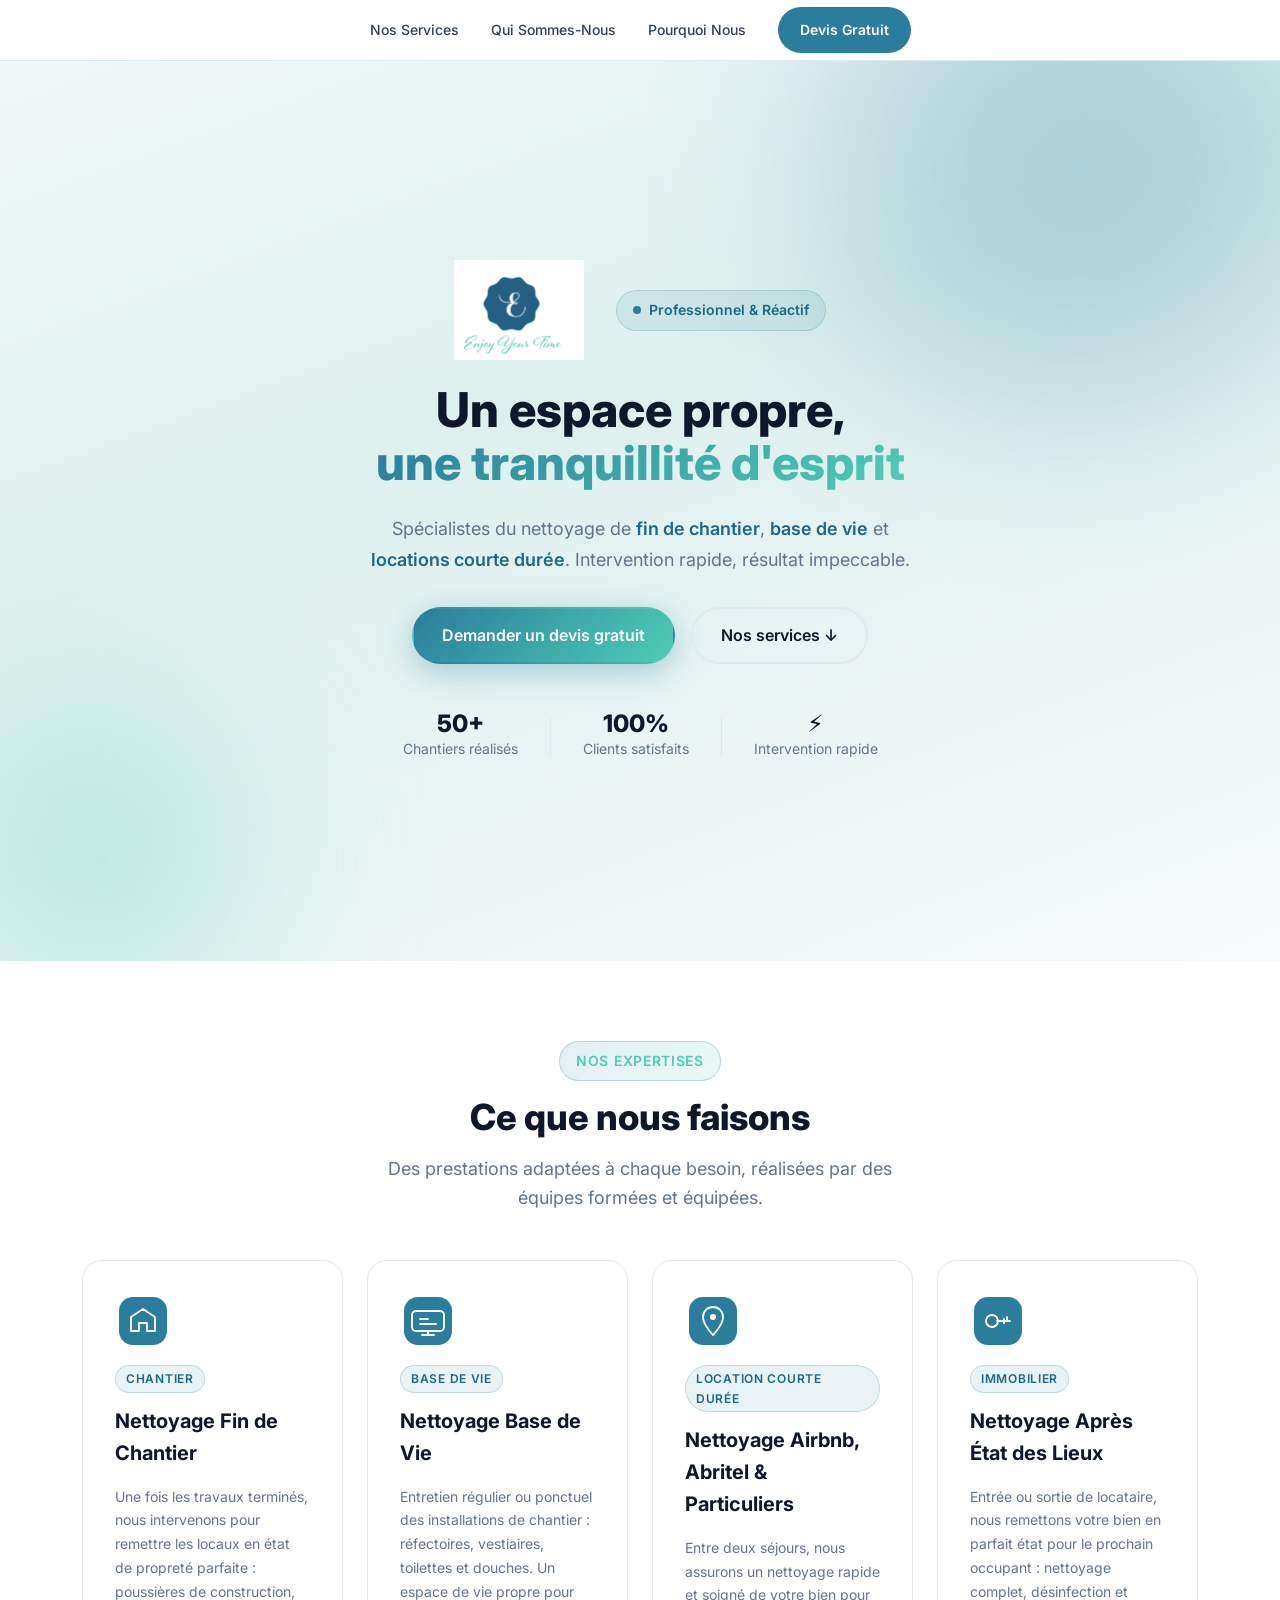
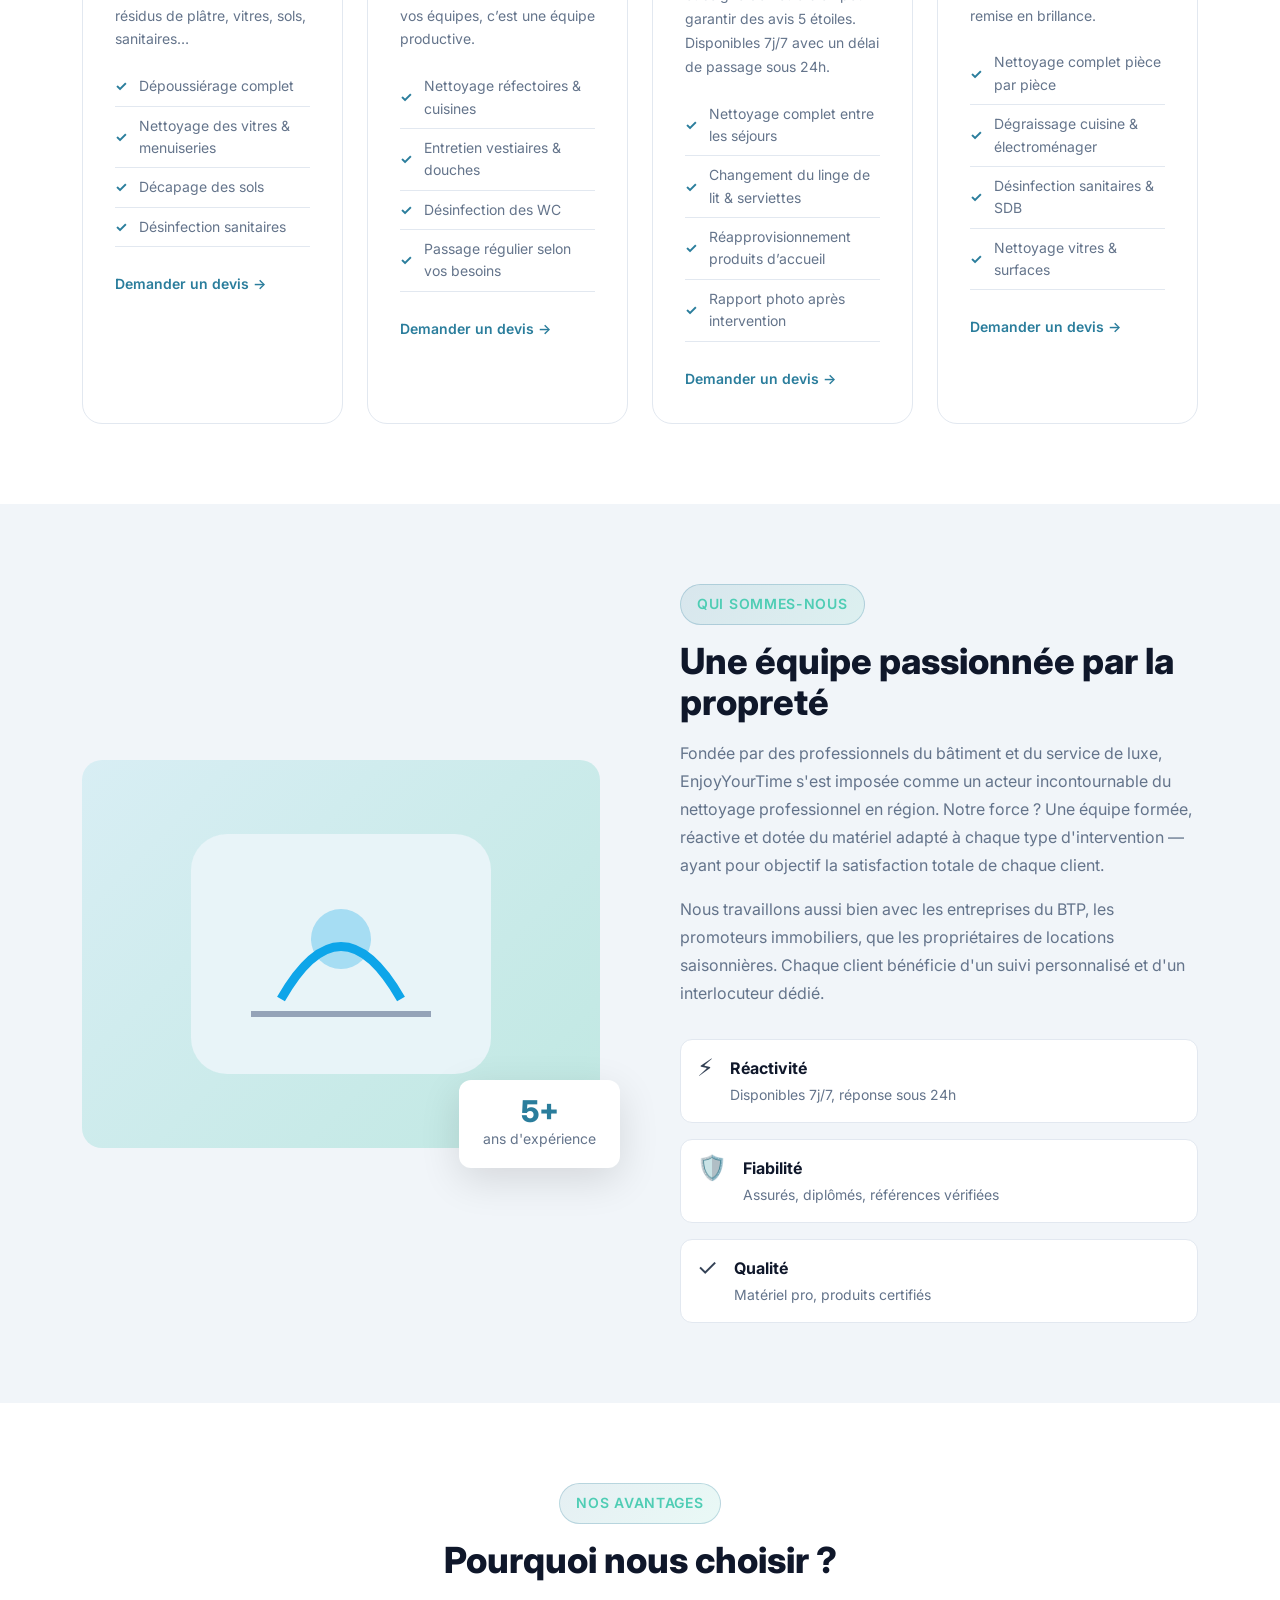
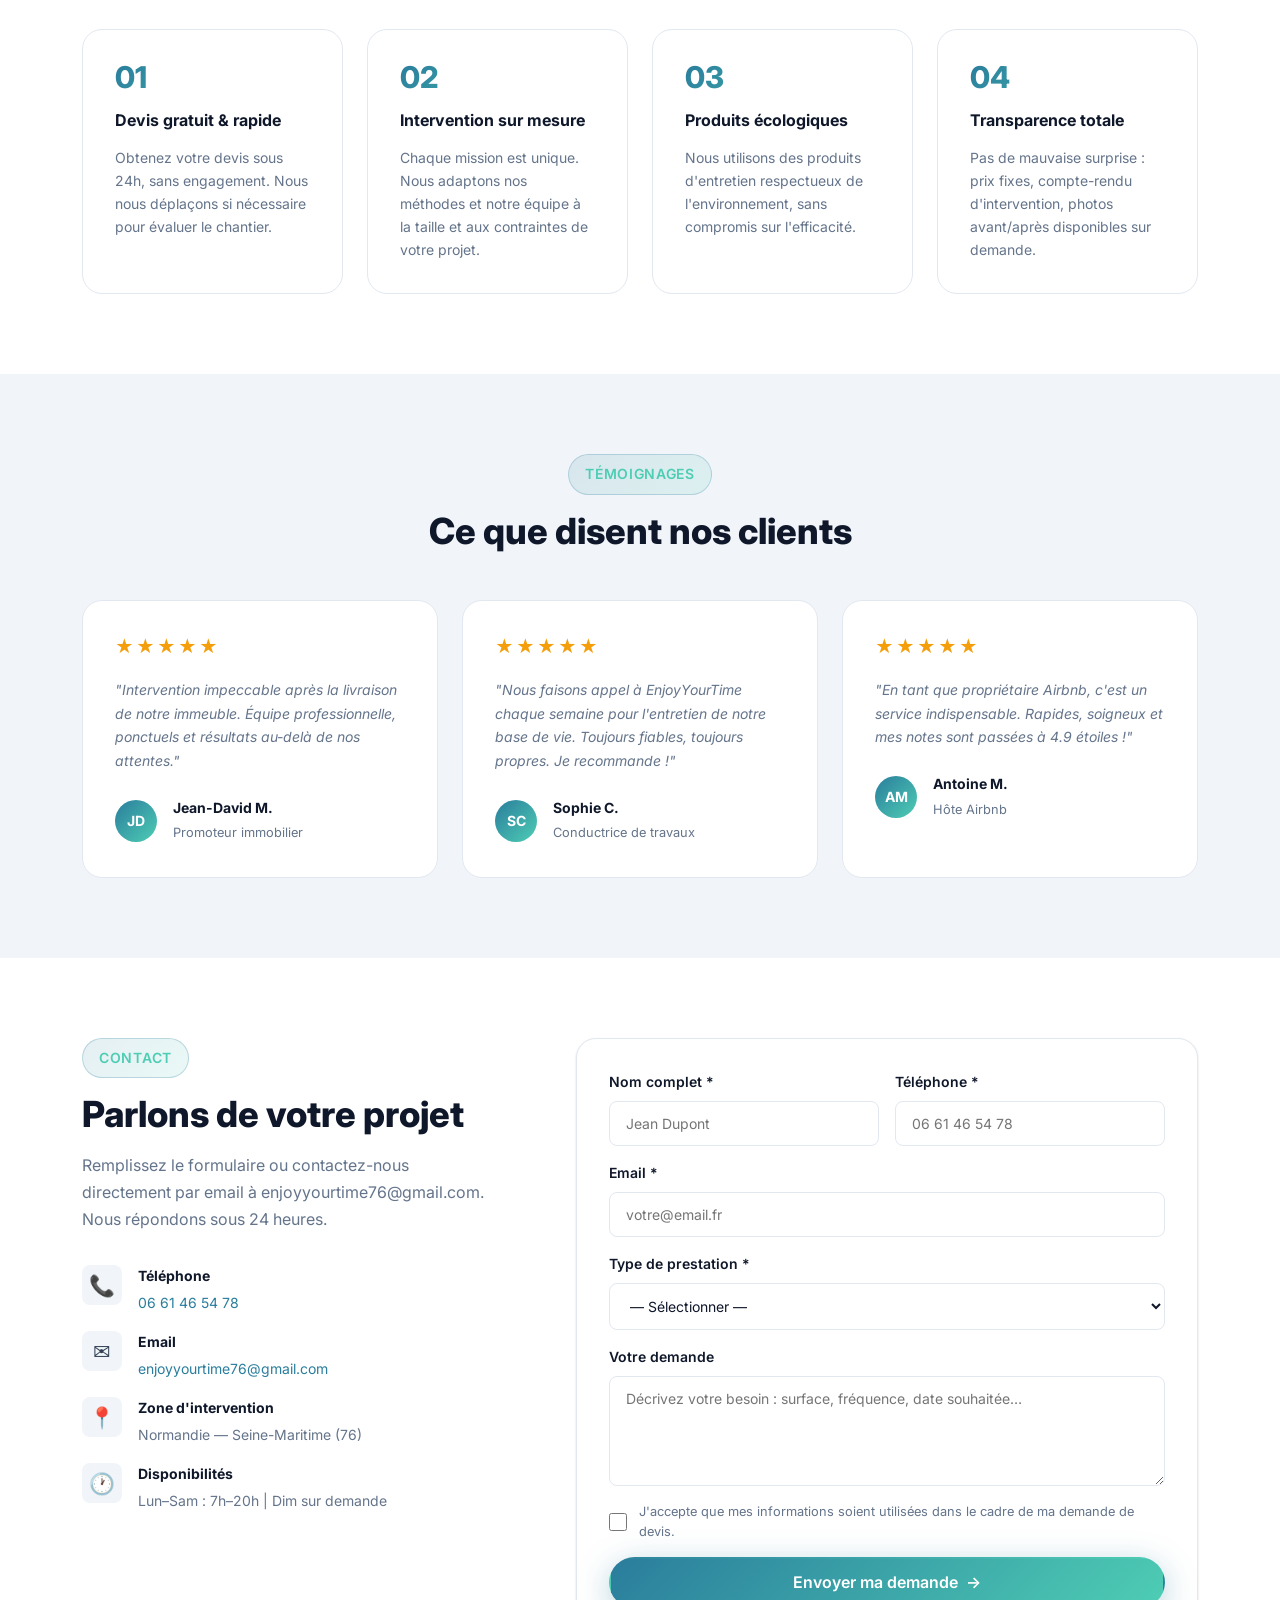
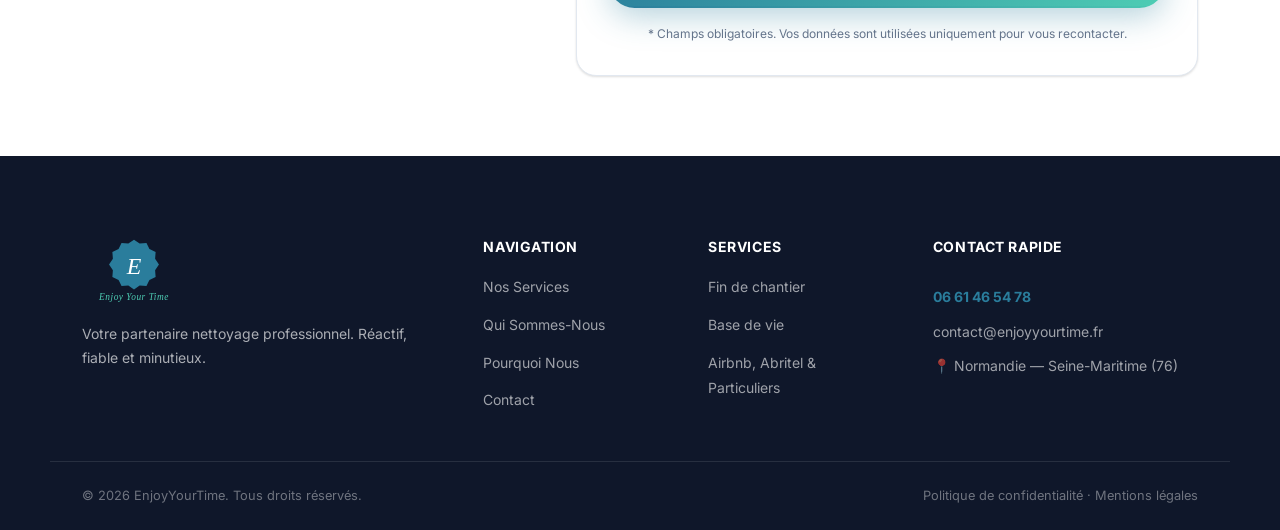
<file: index.html>
<!DOCTYPE html>
<html lang="fr">
<head>
  <meta charset="UTF-8" />
  <meta name="viewport" content="width=device-width, initial-scale=1.0" />
  <meta name="description" content="EnjoyYourTime — Entreprise de nettoyage professionnelle spécialisée dans le nettoyage de fin de chantier, base de vie et locations Airbnb. Intervention rapide, résultat impeccable." />
  <title>EnjoyYourTime — Nettoyage Professionnel</title>
  <link rel="stylesheet" href="css/style.css" />
  <link rel="preconnect" href="https://fonts.googleapis.com" />
  <link href="https://fonts.googleapis.com/css2?family=Inter:wght@300;400;500;600;700;800&display=swap" rel="stylesheet" />
</head>
<body>

  <!-- ===== NAVIGATION ===== -->
  <header class="header" id="header">
    <nav class="nav container">
      <ul class="nav__links" id="navLinks">
        <li><a href="#services">Nos Services</a></li>
        <li><a href="#about">Qui Sommes-Nous</a></li>
        <li><a href="#pourquoi">Pourquoi Nous</a></li>
        <li><a href="#contact" class="btn btn--nav">Devis Gratuit</a></li>
      </ul>
      <button class="nav__burger" id="burger" aria-label="Menu">
        <span></span><span></span><span></span>
      </button>
    </nav>
  </header>

  <!-- ===== HERO ===== -->
  <section class="hero" id="accueil">
    <div class="hero__bg">
      <div class="hero__shape hero__shape--1"></div>
      <div class="hero__shape hero__shape--2"></div>
    </div>
    <div class="container hero__grid">
      <div class="hero__content">
        <div class="hero__logo-row">
          <img src="images/logo.png" alt="Enjoy Your Time" class="hero__logo">
          <div class="hero__badge">Professionnel & Réactif</div>
        </div>
        <h1 class="hero__title">
          Un espace propre,<br />
          <span class="gradient-text">une tranquillité d'esprit</span>
        </h1>
        <p class="hero__subtitle">
          Spécialistes du nettoyage de <strong>fin de chantier</strong>,
          <strong>base de vie</strong> et <strong>locations courte durée</strong>.
          Intervention rapide, résultat impeccable.
        </p>
        <div class="hero__actions">
          <a href="#contact" class="btn btn--primary">Demander un devis gratuit</a>
          <a href="#services" class="btn btn--ghost">Nos services ↓</a>
        </div>
        <div class="hero__stats">
          <div class="stat">
            <span class="stat__number">50+</span>
            <span class="stat__label">Chantiers réalisés</span>
          </div>
          <div class="stat__divider"></div>
          <div class="stat">
            <span class="stat__number">100%</span>
            <span class="stat__label">Clients satisfaits</span>
          </div>
          <div class="stat__divider"></div>
          <div class="stat">
            <span class="stat__number">⚡</span>
            <span class="stat__label">Intervention rapide</span>
          </div>
        </div>
      </div>

    </div>
  </section>

  <!-- ===== SERVICES ===== -->
  <section class="services section" id="services">
    <div class="container">
      <div class="section__header">
        <span class="section__tag">Nos Expertises</span>
        <h2 class="section__title">Ce que nous faisons</h2>
        <p class="section__subtitle">Des prestations adaptées à chaque besoin, réalisées par des équipes formées et équipées.</p>
      </div>

      <div class="services__grid">

        <!-- Service 1 -->
        <div class="service-card" data-aos>
          <div class="service-card__icon">
            <svg viewBox="0 0 48 48" fill="none" xmlns="http://www.w3.org/2000/svg">
              <rect width="48" height="48" rx="14" fill="url(#si1)"/>
              <path d="M12 34V20l12-8 12 8v14H28v-8h-8v8z" stroke="white" stroke-width="1.8" stroke-linejoin="round"/>
              <defs><linearGradient id="si1" x1="0" y1="0" x2="48" y2="48"><stop stop-color="#2a7d9c"/><stop offset="1" stop-color="#4ecdb4"/></linearGradient></defs>
            </svg>
          </div>
          <div class="service-card__tag">Chantier</div>
          <h3 class="service-card__title">Nettoyage Fin de Chantier</h3>
          <p class="service-card__desc">
            Une fois les travaux terminés, nous intervenons pour remettre les locaux en état de propreté parfaite : poussières de construction, résidus de plâtre, vitres, sols, sanitaires…
          </p>
          <ul class="service-card__list">
            <li>Dépoussiérage complet</li>
            <li>Nettoyage des vitres &amp; menuiseries</li>
            <li>Décapage des sols</li>
            <li>Désinfection sanitaires</li>
          </ul>
          <a href="#contact" class="service-card__link">Demander un devis →</a>
        </div>

        <!-- Service 2 -->
        <div class="service-card" data-aos>
          <div class="service-card__icon">
            <svg viewBox="0 0 48 48" fill="none" xmlns="http://www.w3.org/2000/svg">
              <rect width="48" height="48" rx="14" fill="url(#si2)"/>
              <rect x="8" y="14" width="32" height="20" rx="4" stroke="white" stroke-width="1.8"/>
              <path d="M16 22h8M16 27h16" stroke="white" stroke-width="1.8" stroke-linecap="round"/>
              <path d="M24 34v4M18 38h12" stroke="white" stroke-width="1.8" stroke-linecap="round"/>
              <defs><linearGradient id="si2" x1="0" y1="0" x2="48" y2="48"><stop stop-color="#2a7d9c"/><stop offset="1" stop-color="#4ecdb4"/></linearGradient></defs>
            </svg>
          </div>
          <div class="service-card__tag">Base de Vie</div>
          <h3 class="service-card__title">Nettoyage Base de Vie</h3>
          <p class="service-card__desc">
            Entretien régulier ou ponctuel des installations de chantier : réfectoires, vestiaires, toilettes et douches. Un espace de vie propre pour vos équipes, c’est une équipe productive.
          </p>
          <ul class="service-card__list">
            <li>Nettoyage réfectoires &amp; cuisines</li>
            <li>Entretien vestiaires &amp; douches</li>
            <li>Désinfection des WC</li>
            <li>Passage régulier selon vos besoins</li>
          </ul>
          <a href="#contact" class="service-card__link">Demander un devis →</a>
        </div>

        <!-- Service 3 -->
        <div class="service-card" data-aos>
          <div class="service-card__icon">
            <svg viewBox="0 0 48 48" fill="none" xmlns="http://www.w3.org/2000/svg">
              <rect width="48" height="48" rx="14" fill="url(#si3)"/>
              <path d="M14 20c0-5.523 4.477-10 10-10s10 4.477 10 10c0 8-10 18-10 18S14 28 14 20z" stroke="white" stroke-width="1.8"/>
              <circle cx="24" cy="20" r="3" fill="white"/>
              <defs><linearGradient id="si3" x1="0" y1="0" x2="48" y2="48"><stop stop-color="#2a7d9c"/><stop offset="1" stop-color="#4ecdb4"/></linearGradient></defs>
            </svg>
          </div>
          <div class="service-card__tag">Location Courte Durée</div>
          <h3 class="service-card__title">Nettoyage Airbnb, Abritel &amp; Particuliers</h3>
          <p class="service-card__desc">
            Entre deux séjours, nous assurons un nettoyage rapide et soigné de votre bien pour garantir des avis 5 étoiles. Disponibles 7j/7 avec un délai de passage sous 24h.
          </p>
          <ul class="service-card__list">
            <li>Nettoyage complet entre les séjours</li>
            <li>Changement du linge de lit &amp; serviettes</li>
            <li>Réapprovisionnement produits d’accueil</li>
            <li>Rapport photo après intervention</li>
          </ul>
          <a href="#contact" class="service-card__link">Demander un devis →</a>
        </div>

        <!-- Service 4 -->
        <div class="service-card" data-aos>
          <div class="service-card__icon">
            <svg viewBox="0 0 48 48" fill="none" xmlns="http://www.w3.org/2000/svg">
              <rect width="48" height="48" rx="14" fill="url(#si4)"/>
              <circle cx="18" cy="24" r="6" stroke="white" stroke-width="1.8"/>
              <path d="M23 24h13M33 20v4M30 22v4" stroke="white" stroke-width="1.8" stroke-linecap="round"/>
              <defs><linearGradient id="si4" x1="0" y1="0" x2="48" y2="48"><stop stop-color="#2a7d9c"/><stop offset="1" stop-color="#4ecdb4"/></linearGradient></defs>
            </svg>
          </div>
          <div class="service-card__tag">Immobilier</div>
          <h3 class="service-card__title">Nettoyage Après État des Lieux</h3>
          <p class="service-card__desc">
            Entrée ou sortie de locataire, nous remettons votre bien en parfait état pour le prochain occupant : nettoyage complet, désinfection et remise en brillance.
          </p>
          <ul class="service-card__list">
            <li>Nettoyage complet pièce par pièce</li>
            <li>Dégraissage cuisine & électroménager</li>
            <li>Désinfection sanitaires & SDB</li>
            <li>Nettoyage vitres & surfaces</li>
          </ul>
          <a href="#contact" class="service-card__link">Demander un devis →</a>
        </div>

      </div>
    </div>
  </section>

  <!-- ===== ABOUT ===== -->
  <section class="about section" id="about">
    <div class="container about__grid">
      <div class="about__visual">
        <div class="about__img-wrapper">
          <div class="about__img-placeholder">
            <svg xmlns="http://www.w3.org/2000/svg" viewBox="0 0 100 80" fill="none">
              <rect width="100" height="80" rx="12" fill="#e8f4f8"/>
              <path d="M30 55 Q50 20 70 55" stroke="#0ea5e9" stroke-width="3" fill="none"/>
              <circle cx="50" cy="35" r="10" fill="#0ea5e9" opacity="0.3"/>
              <path d="M20 60h60" stroke="#94a3b8" stroke-width="2"/>
            </svg>
            <!-- Remplacer par une vraie photo : <img src="images/equipe.jpg" alt="Notre équipe"> -->
          </div>
          <div class="about__badge-card">
            <span class="about__badge-number">5+</span>
            <span class="about__badge-text">ans d'expérience</span>
          </div>
        </div>
      </div>
      <div class="about__content">
        <span class="section__tag">Qui Sommes-Nous</span>
        <h2 class="section__title" style="text-align:left">Une équipe passionnée par la propreté</h2>
        <p class="about__text">
          Fondée par des professionnels du bâtiment et du service de luxe, EnjoyYourTime s'est imposée comme un acteur incontournable du nettoyage professionnel en région. 
          Notre force ? Une équipe formée, réactive et dotée du matériel adapté à chaque type d'intervention — ayant pour objectif la satisfaction totale de chaque client.
        </p>
        <p class="about__text">
          Nous travaillons aussi bien avec les entreprises du BTP, les promoteurs immobiliers, que les propriétaires de locations saisonnières. Chaque client bénéficie d'un suivi personnalisé et d'un interlocuteur dédié.
        </p>
        <div class="about__values">
          <div class="value-item">
            <div class="value-icon">⚡</div>
            <div>
              <strong>Réactivité</strong>
              <p>Disponibles 7j/7, réponse sous 24h</p>
            </div>
          </div>
          <div class="value-item">
            <div class="value-icon">🛡️</div>
            <div>
              <strong>Fiabilité</strong>
              <p>Assurés, diplômés, références vérifiées</p>
            </div>
          </div>
          <div class="value-item">
            <div class="value-icon">✓</div>
            <div>
              <strong>Qualité</strong>
              <p>Matériel pro, produits certifiés</p>
            </div>
          </div>
        </div>
      </div>
    </div>
  </section>

  <!-- ===== POURQUOI NOUS ===== -->
  <section class="why section" id="pourquoi">
    <div class="container">
      <div class="section__header">
        <span class="section__tag">Nos Avantages</span>
        <h2 class="section__title">Pourquoi nous choisir ?</h2>
      </div>
      <div class="why__grid">
        <div class="why-card">
          <div class="why-card__num">01</div>
          <h3>Devis gratuit & rapide</h3>
          <p>Obtenez votre devis sous 24h, sans engagement. Nous nous déplaçons si nécessaire pour évaluer le chantier.</p>
        </div>
        <div class="why-card">
          <div class="why-card__num">02</div>
          <h3>Intervention sur mesure</h3>
          <p>Chaque mission est unique. Nous adaptons nos méthodes et notre équipe à la taille et aux contraintes de votre projet.</p>
        </div>
        <div class="why-card">
          <div class="why-card__num">03</div>
          <h3>Produits écologiques</h3>
          <p>Nous utilisons des produits d'entretien respectueux de l'environnement, sans compromis sur l'efficacité.</p>
        </div>
        <div class="why-card">
          <div class="why-card__num">04</div>
          <h3>Transparence totale</h3>
          <p>Pas de mauvaise surprise : prix fixes, compte-rendu d'intervention, photos avant/après disponibles sur demande.</p>
        </div>
      </div>
    </div>
  </section>

  <!-- ===== TEMOIGNAGES ===== -->
  <section class="reviews section">
    <div class="container">
      <div class="section__header">
        <span class="section__tag">Témoignages</span>
        <h2 class="section__title">Ce que disent nos clients</h2>
      </div>
      <div class="reviews__grid">
        <div class="review-card">
          <div class="review-card__stars">★★★★★</div>
          <p>"Intervention impeccable après la livraison de notre immeuble. Équipe professionnelle, ponctuels et résultats au-delà de nos attentes."</p>
          <div class="review-card__author">
            <div class="review-card__avatar">JD</div>
            <div>
              <strong>Jean-David M.</strong>
              <span>Promoteur immobilier</span>
            </div>
          </div>
        </div>
        <div class="review-card">
          <div class="review-card__stars">★★★★★</div>
          <p>"Nous faisons appel à EnjoyYourTime chaque semaine pour l'entretien de notre base de vie. Toujours fiables, toujours propres. Je recommande !"</p>
          <div class="review-card__author">
            <div class="review-card__avatar">SC</div>
            <div>
              <strong>Sophie C.</strong>
              <span>Conductrice de travaux</span>
            </div>
          </div>
        </div>
        <div class="review-card">
          <div class="review-card__stars">★★★★★</div>
          <p>"En tant que propriétaire Airbnb, c'est un service indispensable. Rapides, soigneux et mes notes sont passées à 4.9 étoiles !"</p>
          <div class="review-card__author">
            <div class="review-card__avatar">AM</div>
            <div>
              <strong>Antoine M.</strong>
              <span>Hôte Airbnb</span>
            </div>
          </div>
        </div>
      </div>
    </div>
  </section>

  <!-- ===== CONTACT ===== -->
  <section class="contact section" id="contact">
    <div class="container contact__grid">
      <div class="contact__info">
        <span class="section__tag">Contact</span>
        <h2 class="section__title" style="text-align:left">Parlons de votre projet</h2>
        <p>Remplissez le formulaire ou contactez-nous directement par email à <a href="mailto:enjoyyourtime76@gmail.com">enjoyyourtime76@gmail.com</a>. Nous répondons sous 24 heures.</p>
        <div class="contact__details">
          <div class="contact__item">
            <div class="contact__icon">📞</div>
            <div>
              <strong>Téléphone</strong>
              <!-- MODIFIER : remplacer par votre numéro -->
              <a href="tel:+33661465478" data-cms="phone">06 61 46 54 78</a>
            </div>
          </div>
          <div class="contact__item">
            <div class="contact__icon">✉️</div>
            <div>
              <strong>Email</strong>
              <!-- MODIFIER : remplacer par votre email -->
              <a href="mailto:enjoyyourtime76@gmail.com" data-cms="email">enjoyyourtime76@gmail.com</a>
            </div>
          </div>
          <div class="contact__item">
            <div class="contact__icon">📍</div>
            <div>
              <strong>Zone d'intervention</strong>
              <!-- MODIFIER : remplacer par votre zone -->
              <span>Normandie — Seine-Maritime (76)</span>
            </div>
          </div>
          <div class="contact__item">
            <div class="contact__icon">🕐</div>
            <div>
              <strong>Disponibilités</strong>
              <span>Lun–Sam : 7h–20h | Dim sur demande</span>
            </div>
          </div>
        </div>
      </div>

      <form class="contact__form" id="contactForm" action="https://formspree.io/f/VOTRE_ID_FORMSPREE" method="POST" novalidate>
        <div class="form__row">
          <div class="form__group">
            <label for="nom">Nom complet *</label>
            <input type="text" id="nom" name="nom" placeholder="Jean Dupont" required />
          </div>
          <div class="form__group">
            <label for="tel">Téléphone *</label>
            <input type="tel" id="tel" name="tel" placeholder="06 61 46 54 78" required />
          </div>
        </div>
        <div class="form__group">
          <label for="email">Email *</label>
          <input type="email" id="email" name="email" placeholder="votre@email.fr" required />
        </div>
        <div class="form__group">
          <label for="service">Type de prestation *</label>
          <select id="service" name="service" required>
            <option value="">— Sélectionner —</option>
            <option value="chantier">Nettoyage fin de chantier</option>
            <option value="base-vie">Nettoyage base de vie</option>
            <option value="airbnb">Nettoyage Airbnb / Abritel / Particuliers</option>
            <option value="etat-lieux">Nettoyage après état des lieux</option>
            <option value="autre">Autre</option>
          </select>
        </div>
        <div class="form__group">
          <label for="message">Votre demande</label>
          <textarea id="message" name="message" rows="4" placeholder="Décrivez votre besoin : surface, fréquence, date souhaitée…"></textarea>
        </div>
        <div class="form__group form__checkbox">
          <label>
            <input type="checkbox" name="rgpd" required />
            J'accepte que mes informations soient utilisées dans le cadre de ma demande de devis.
          </label>
        </div>
        <button type="submit" class="btn btn--primary btn--full">
          <span class="btn__text">Envoyer ma demande</span>
          <span class="btn__icon">→</span>
        </button>
        <p class="form__note">* Champs obligatoires. Vos données sont utilisées uniquement pour vous recontacter.</p>
        <div class="form__success" id="formSuccess" hidden>
          ✅ Votre message a été envoyé ! Nous vous répondrons dans les plus brefs délais.
        </div>
      </form>
    </div>
  </section>

  <!-- ===== FOOTER ===== -->
  <footer class="footer">
    <div class="container footer__grid">
      <div class="footer__brand">
        <a href="#" class="nav__logo">
          <img src="images/logo.svg" alt="Enjoy Your Time" class="nav__logo-img">
        </a>
        <p>Votre partenaire nettoyage professionnel. Réactif, fiable et minutieux.</p>
      </div>      <div class="footer__links">
        <strong>Navigation</strong>
        <ul>
          <li><a href="#services">Nos Services</a></li>
          <li><a href="#about">Qui Sommes-Nous</a></li>
          <li><a href="#pourquoi">Pourquoi Nous</a></li>
          <li><a href="#contact">Contact</a></li>
        </ul>
      </div>
      <div class="footer__links">
        <strong>Services</strong>
        <ul>
          <li><a href="#services">Fin de chantier</a></li>
          <li><a href="#services">Base de vie</a></li>
          <li><a href="#services">Airbnb, Abritel &amp; Particuliers</a></li>
        </ul>
      </div>
      <div class="footer__contact">
        <strong>Contact rapide</strong>
        <a href="tel:+33661465478" class="footer__phone">06 61 46 54 78</a>
        <a href="mailto:contact@enjoyyourtime.fr">contact@enjoyyourtime.fr</a>
        <!-- MODIFIER : votre zone -->
        <span>📍 Normandie — Seine-Maritime (76)</span>
      </div>
    </div>
    <div class="footer__bottom">
      <div class="container">
        <p>© 2026 EnjoyYourTime. Tous droits réservés.</p>
        <p><a href="politique-confidentialite.html">Politique de confidentialité</a> · <a href="mentions-legales.html">Mentions légales</a></p>
      </div>
    </div>
  </footer>

  <script src="js/main.js"></script>
</body>
</html>
</file>
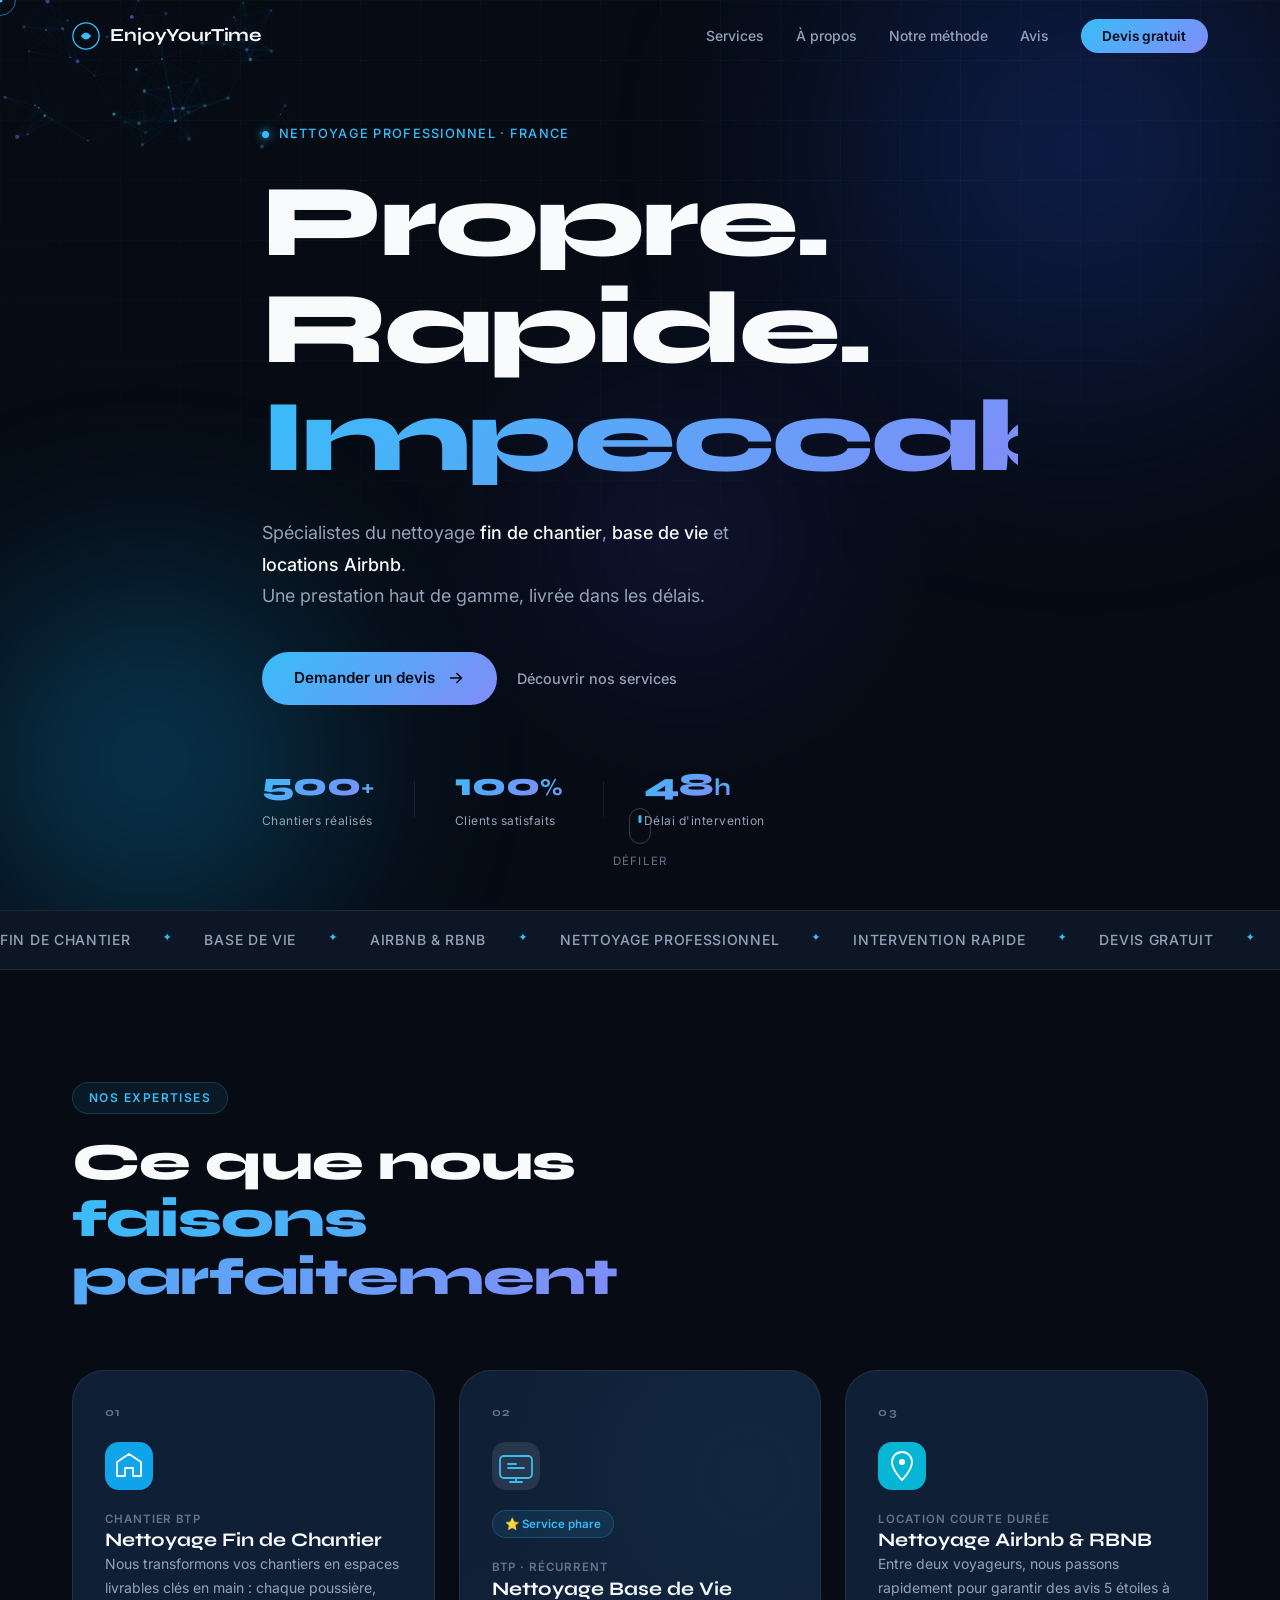
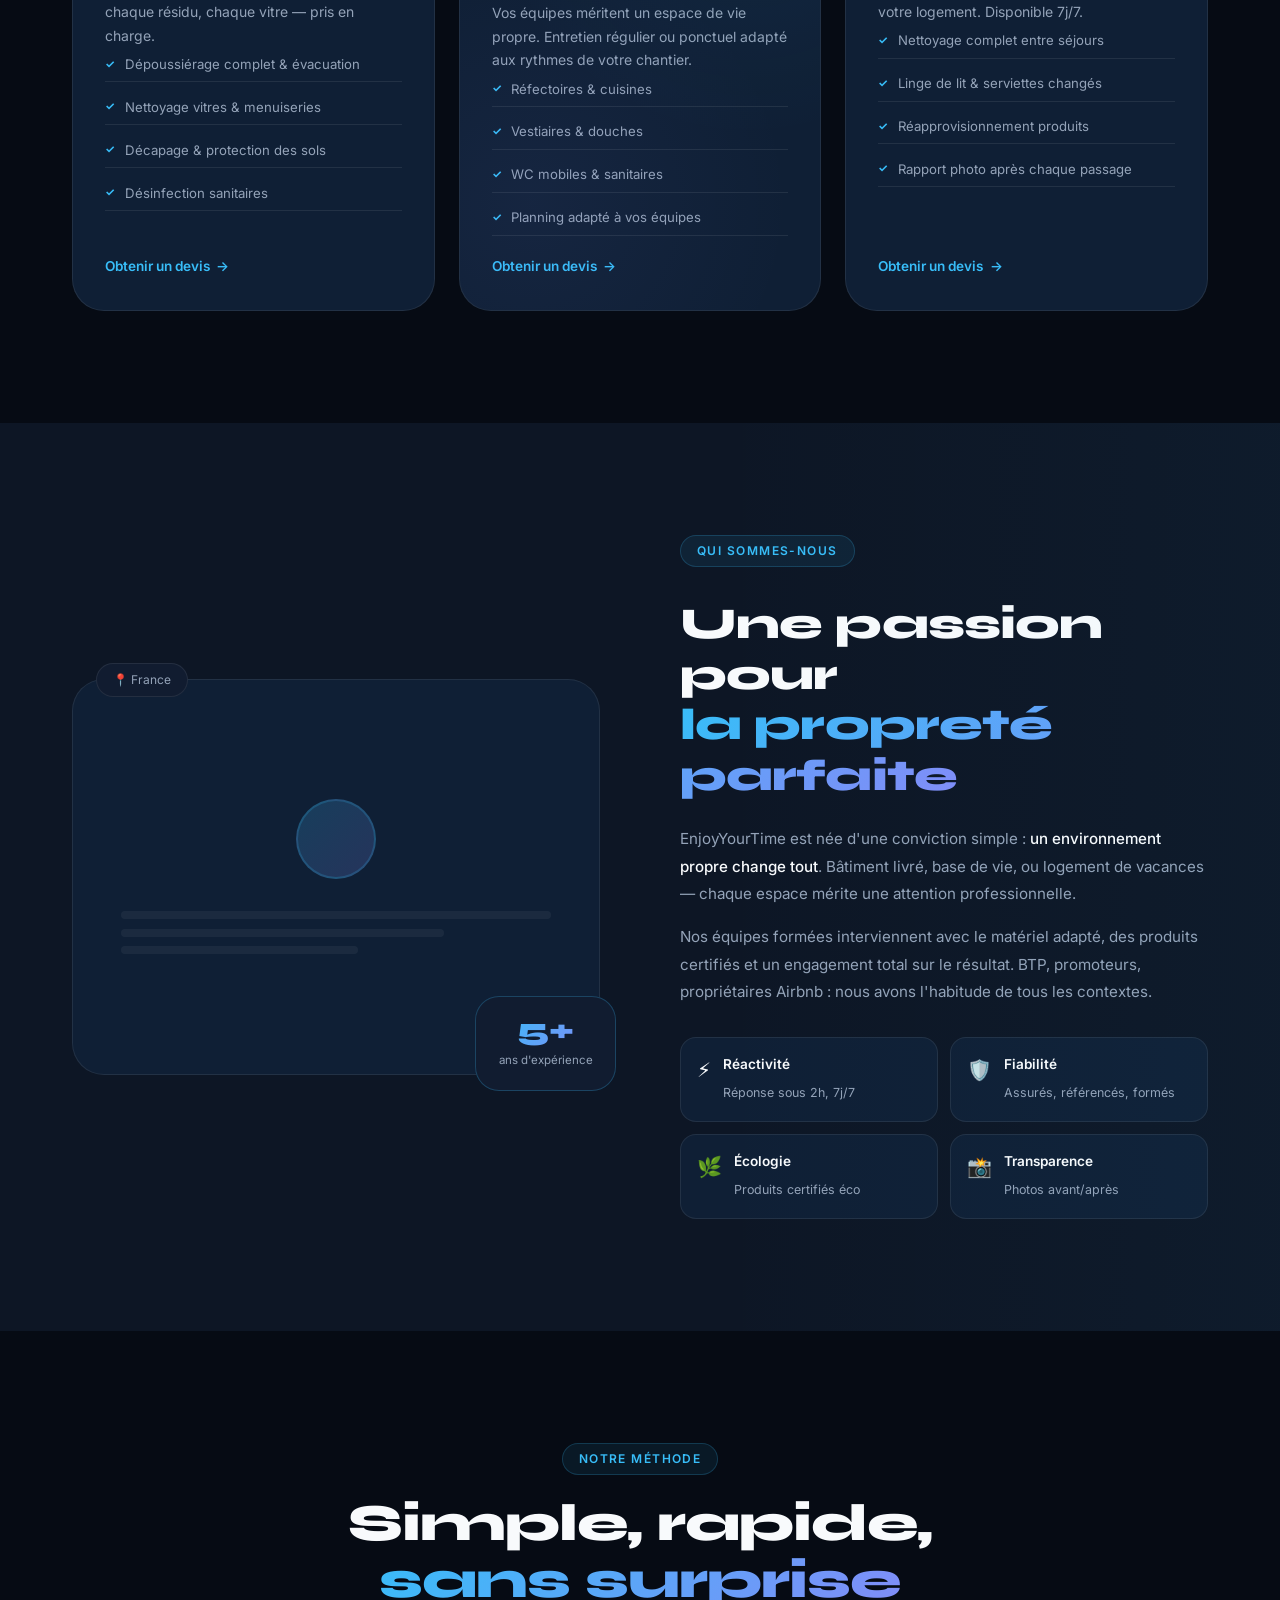
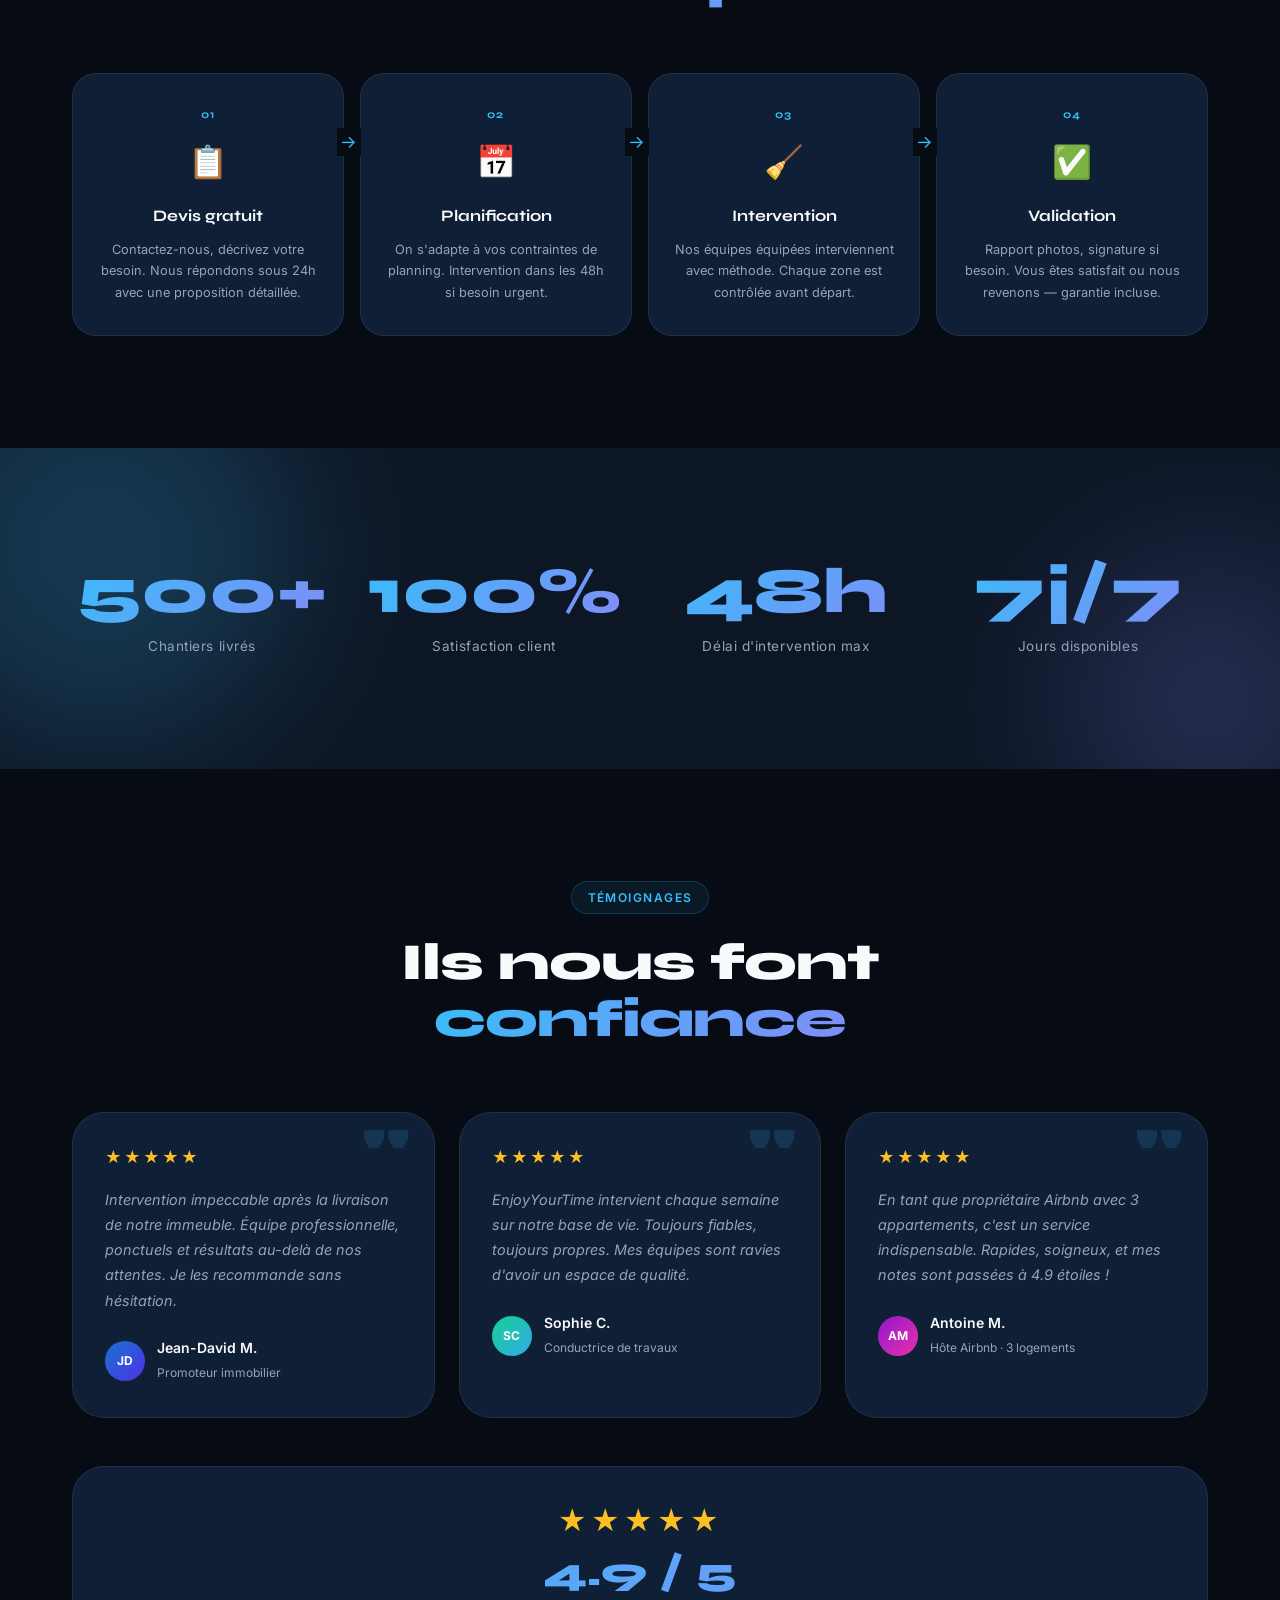
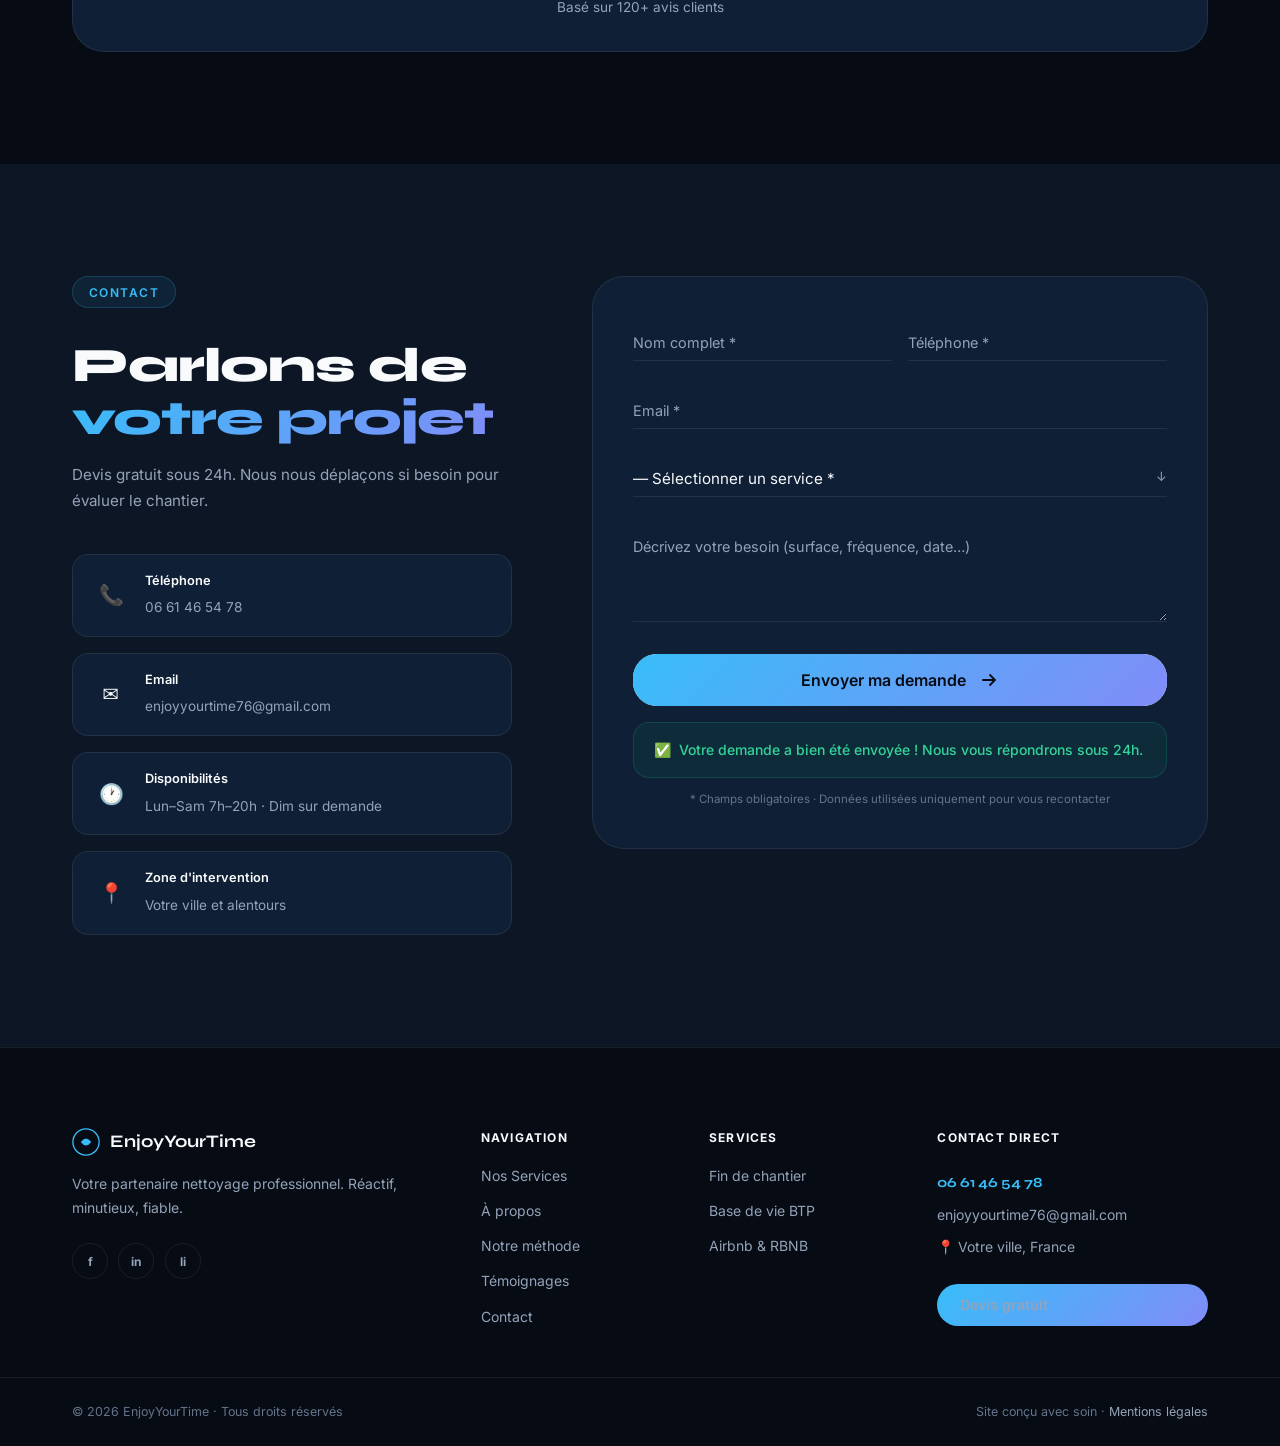
<file: v2/index.html>
<!DOCTYPE html>
<html lang="fr">
<head>
  <meta charset="UTF-8" />
  <meta name="viewport" content="width=device-width, initial-scale=1.0" />
  <meta name="description" content="EnjoyYourTime — Experts en nettoyage fin de chantier, base de vie et locations Airbnb. Intervention rapide, résultat impeccable." />
  <title>EnjoyYourTime — Nettoyage d'Exception</title>
  <link rel="stylesheet" href="css/style.css" />
  <link rel="preconnect" href="https://fonts.googleapis.com" />
  <link href="https://fonts.googleapis.com/css2?family=Syne:wght@400;600;700;800&family=Inter:wght@300;400;500;600&display=swap" rel="stylesheet" />
</head>
<body class="loading">

  <!-- ═══════════════════════════════════════
       LOADER
  ═══════════════════════════════════════ -->
  <div class="loader" id="loader">
    <div class="loader__inner">
      <svg class="loader__logo" viewBox="0 0 60 60" fill="none" xmlns="http://www.w3.org/2000/svg">
        <circle cx="30" cy="30" r="28" stroke="url(#lg1)" stroke-width="2"/>
        <path d="M20 30 Q30 15 40 30 Q30 45 20 30Z" fill="url(#lg1)"/>
        <defs>
          <linearGradient id="lg1" x1="0" y1="0" x2="60" y2="60" gradientUnits="userSpaceOnUse">
            <stop offset="0%" stop-color="#38bdf8"/>
            <stop offset="100%" stop-color="#818cf8"/>
          </linearGradient>
        </defs>
      </svg>
      <div class="loader__bar"><div class="loader__fill"></div></div>
      <span class="loader__text">EnjoyYourTime</span>
    </div>
  </div>

  <!-- ═══════════════════════════════════════
       CURSEUR CUSTOM
  ═══════════════════════════════════════ -->
  <div class="cursor" id="cursor"></div>
  <div class="cursor-dot" id="cursorDot"></div>

  <!-- ═══════════════════════════════════════
       NAVIGATION
  ═══════════════════════════════════════ -->
  <header class="header" id="header">
    <nav class="nav container">
      <a href="#" class="nav__logo" data-cursor="logo">
        <svg class="logo-svg" viewBox="0 0 32 32" fill="none">
          <circle cx="16" cy="16" r="15" stroke="url(#logoGrad)" stroke-width="1.5"/>
          <path d="M10 16 Q16 8 22 16 Q16 24 10 16Z" fill="url(#logoGrad)"/>
          <defs>
            <linearGradient id="logoGrad" x1="0" y1="0" x2="32" y2="32">
              <stop offset="0%" stop-color="#38bdf8"/>
              <stop offset="100%" stop-color="#818cf8"/>
            </linearGradient>
          </defs>
        </svg>
        <span>EnjoyYourTime</span>
      </a>

      <ul class="nav__links" id="navLinks">
        <li><a href="#services" class="nav__link" data-cursor="link">Services</a></li>
        <li><a href="#about" class="nav__link" data-cursor="link">À propos</a></li>
        <li><a href="#process" class="nav__link" data-cursor="link">Notre méthode</a></li>
        <li><a href="#reviews" class="nav__link" data-cursor="link">Avis</a></li>
        <li><a href="#contact" class="btn-nav magnetic" data-cursor="btn">Devis gratuit</a></li>
      </ul>

      <button class="nav__burger" id="burger" aria-label="Menu" data-cursor="btn">
        <span class="burger__line"></span>
        <span class="burger__line"></span>
        <span class="burger__line"></span>
      </button>
    </nav>
  </header>

  <!-- ═══════════════════════════════════════
       HERO
  ═══════════════════════════════════════ -->
  <section class="hero" id="hero">
    <!-- Mesh gradient animé -->
    <div class="hero__mesh">
      <div class="mesh__orb mesh__orb--1"></div>
      <div class="mesh__orb mesh__orb--2"></div>
      <div class="mesh__orb mesh__orb--3"></div>
    </div>

    <!-- Particules SVG -->
    <canvas class="hero__canvas" id="particleCanvas"></canvas>

    <!-- Grille de fond -->
    <div class="hero__grid"></div>

    <div class="container hero__content">
      <div class="hero__eyebrow reveal-up">
        <span class="eyebrow__dot"></span>
        Nettoyage Professionnel · France
      </div>

      <h1 class="hero__title">
        <span class="title__line reveal-clip" style="--delay:.1s">Propre.</span>
        <span class="title__line reveal-clip" style="--delay:.25s">Rapide.</span>
        <span class="title__line title__line--gradient reveal-clip" style="--delay:.4s">Impeccable.</span>
      </h1>

      <p class="hero__desc reveal-up" style="--delay:.55s">
        Spécialistes du nettoyage <strong>fin de chantier</strong>, 
        <strong>base de vie</strong> et <strong>locations Airbnb</strong>.<br />
        Une prestation haut de gamme, livrée dans les délais.
      </p>

      <div class="hero__cta reveal-up" style="--delay:.7s">
        <a href="#contact" class="btn-primary magnetic" data-cursor="btn">
          <span class="btn-primary__text">Demander un devis</span>
          <span class="btn-primary__icon">
            <svg viewBox="0 0 20 20" fill="none"><path d="M4 10h12M11 5l5 5-5 5" stroke="currentColor" stroke-width="1.8" stroke-linecap="round"/></svg>
          </span>
          <span class="btn-primary__bg"></span>
        </a>
        <a href="#services" class="btn-ghost" data-cursor="link">
          Découvrir nos services
        </a>
      </div>

      <!-- Statistiques flottantes -->
      <div class="hero__stats reveal-up" style="--delay:.85s">
        <div class="hstat">
          <span class="hstat__num" data-count="500">0</span><span class="hstat__suffix">+</span>
          <span class="hstat__label">Chantiers réalisés</span>
        </div>
        <div class="hstat__sep"></div>
        <div class="hstat">
          <span class="hstat__num" data-count="100">0</span><span class="hstat__suffix">%</span>
          <span class="hstat__label">Clients satisfaits</span>
        </div>
        <div class="hstat__sep"></div>
        <div class="hstat">
          <span class="hstat__num" data-count="48">0</span><span class="hstat__suffix">h</span>
          <span class="hstat__label">Délai d'intervention</span>
        </div>
      </div>
    </div>

    <!-- Scroll indicator -->
    <div class="scroll-hint">
      <div class="scroll-hint__mouse"></div>
      <span>Défiler</span>
    </div>
  </section>

  <!-- ═══════════════════════════════════════
       RUBAN DÉFILANT
  ═══════════════════════════════════════ -->
  <div class="ticker" aria-hidden="true">
    <div class="ticker__track">
      <span>Fin de chantier</span><span class="ticker__dot">✦</span>
      <span>Base de vie</span><span class="ticker__dot">✦</span>
      <span>Airbnb & RBNB</span><span class="ticker__dot">✦</span>
      <span>Nettoyage professionnel</span><span class="ticker__dot">✦</span>
      <span>Intervention rapide</span><span class="ticker__dot">✦</span>
      <span>Devis gratuit</span><span class="ticker__dot">✦</span>
      <span>Fin de chantier</span><span class="ticker__dot">✦</span>
      <span>Base de vie</span><span class="ticker__dot">✦</span>
      <span>Airbnb & RBNB</span><span class="ticker__dot">✦</span>
      <span>Nettoyage professionnel</span><span class="ticker__dot">✦</span>
      <span>Intervention rapide</span><span class="ticker__dot">✦</span>
      <span>Devis gratuit</span><span class="ticker__dot">✦</span>
    </div>
  </div>

  <!-- ═══════════════════════════════════════
       SERVICES
  ═══════════════════════════════════════ -->
  <section class="services section" id="services">
    <div class="container">
      <div class="section-head">
        <div class="section-head__tag reveal-up">Nos Expertises</div>
        <h2 class="section-head__title reveal-up" style="--delay:.1s">
          Ce que nous<br /><em>faisons parfaitement</em>
        </h2>
      </div>

      <div class="services__wrap">

        <!-- Card 1 -->
        <article class="scard reveal-side" style="--delay:.05s">
          <div class="scard__num">01</div>
          <div class="scard__icon">
            <svg viewBox="0 0 48 48" fill="none">
              <rect width="48" height="48" rx="14" fill="url(#si1)"/>
              <path d="M12 34V20l12-8 12 8v14H28v-8h-8v8z" stroke="white" stroke-width="1.8" stroke-linejoin="round"/>
              <defs><linearGradient id="si1" x1="0" y1="0" x2="48" y2="48"><stop stop-color="#0ea5e9"/><stop offset="1" stop-color="#6366f1"/></linearGradient></defs>
            </svg>
          </div>
          <div class="scard__body">
            <div class="scard__tag">Chantier BTP</div>
            <h3 class="scard__title">Nettoyage Fin de Chantier</h3>
            <p class="scard__desc">Nous transformons vos chantiers en espaces livrables clés en main : chaque poussière, chaque résidu, chaque vitre — pris en charge.</p>
            <ul class="scard__list">
              <li>Dépoussiérage complet & évacuation</li>
              <li>Nettoyage vitres & menuiseries</li>
              <li>Décapage & protection des sols</li>
              <li>Désinfection sanitaires</li>
            </ul>
          </div>
          <a href="#contact" class="scard__cta" data-cursor="link">Obtenir un devis <span>→</span></a>
          <div class="scard__glow"></div>
        </article>

        <!-- Card 2 — Featured -->
        <article class="scard reveal-side" style="--delay:.15s">
          <div class="scard__num">02</div>
          <div class="scard__icon">
            <svg viewBox="0 0 48 48" fill="none">
              <rect width="48" height="48" rx="14" fill="rgba(255,255,255,.1)"/>
              <rect x="8" y="14" width="32" height="22" rx="4" stroke="#38bdf8" stroke-width="1.8"/>
              <path d="M16 22h8M16 26h16" stroke="#38bdf8" stroke-width="1.8" stroke-linecap="round"/>
              <path d="M24 36v4M18 40h12" stroke="#38bdf8" stroke-width="1.8" stroke-linecap="round"/>
            </svg>
          </div>
          <div class="scard__featured-badge">⭐ Service phare</div>
          <div class="scard__body">
            <div class="scard__tag">BTP · Récurrent</div>
            <h3 class="scard__title">Nettoyage Base de Vie</h3>
            <p class="scard__desc">Vos équipes méritent un espace de vie propre. Entretien régulier ou ponctuel adapté aux rythmes de votre chantier.</p>
            <ul class="scard__list">
              <li>Réfectoires & cuisines</li>
              <li>Vestiaires & douches</li>
              <li>WC mobiles & sanitaires</li>
              <li>Planning adapté à vos équipes</li>
            </ul>
          </div>
          <a href="#contact" class="scard__cta" data-cursor="link">Obtenir un devis <span>→</span></a>
          <div class="scard__particles"></div>
        </article>

        <!-- Card 3 -->
        <article class="scard reveal-side" style="--delay:.25s">
          <div class="scard__num">03</div>
          <div class="scard__icon">
            <svg viewBox="0 0 48 48" fill="none">
              <rect width="48" height="48" rx="14" fill="url(#si3)"/>
              <path d="M14 20c0-5.523 4.477-10 10-10s10 4.477 10 10c0 8-10 18-10 18S14 28 14 20z" stroke="white" stroke-width="1.8"/>
              <circle cx="24" cy="20" r="3" fill="white"/>
              <defs><linearGradient id="si3" x1="0" y1="0" x2="48" y2="48"><stop stop-color="#06b6d4"/><stop offset="1" stop-color="#0ea5e9"/></linearGradient></defs>
            </svg>
          </div>
          <div class="scard__body">
            <div class="scard__tag">Location Courte Durée</div>
            <h3 class="scard__title">Nettoyage Airbnb & RBNB</h3>
            <p class="scard__desc">Entre deux voyageurs, nous passons rapidement pour garantir des avis 5 étoiles à votre logement. Disponible 7j/7.</p>
            <ul class="scard__list">
              <li>Nettoyage complet entre séjours</li>
              <li>Linge de lit & serviettes changés</li>
              <li>Réapprovisionnement produits</li>
              <li>Rapport photo après chaque passage</li>
            </ul>
          </div>
          <a href="#contact" class="scard__cta" data-cursor="link">Obtenir un devis <span>→</span></a>
          <div class="scard__glow"></div>
        </article>

      </div>
    </div>
  </section>

  <!-- ═══════════════════════════════════════
       À PROPOS — Split layout cinématique
  ═══════════════════════════════════════ -->
  <section class="about section" id="about">
    <div class="about__bg-strip"></div>
    <div class="container about__grid">

      <div class="about__visual">
        <div class="about__img-frame reveal-side" style="--delay:.05s">
          <div class="about__img-inner">
            <!-- Remplacer le placeholder par <img src="../images/equipe.jpg" alt="Équipe EnjoyYourTime"> -->
            <div class="about__placeholder">
              <div class="placeholder__circle"></div>
              <div class="placeholder__lines">
                <div></div><div></div><div></div>
              </div>
            </div>
          </div>
          <div class="about__img-badge">
            <span class="badge__num">5+</span>
            <span class="badge__txt">ans d'expérience</span>
          </div>
          <div class="about__img-tag">📍 France</div>
        </div>
      </div>

      <div class="about__content">
        <div class="section-head__tag reveal-up">Qui Sommes-Nous</div>
        <h2 class="about__title reveal-up" style="--delay:.1s">
          Une passion pour<br /><span class="text-gradient">la propreté parfaite</span>
        </h2>
        <p class="about__text reveal-up" style="--delay:.2s">
          EnjoyYourTime est née d'une conviction simple : <strong>un environnement propre change tout</strong>. Bâtiment livré, base de vie, ou logement de vacances — chaque espace mérite une attention professionnelle.
        </p>
        <p class="about__text reveal-up" style="--delay:.28s">
          Nos équipes formées interviennent avec le matériel adapté, des produits certifiés et un engagement total sur le résultat. BTP, promoteurs, propriétaires Airbnb : nous avons l'habitude de tous les contextes.
        </p>

        <div class="about__pillars reveal-up" style="--delay:.36s">
          <div class="pillar">
            <div class="pillar__icon">⚡</div>
            <div class="pillar__text">
              <strong>Réactivité</strong>
              <span>Réponse sous 2h, 7j/7</span>
            </div>
          </div>
          <div class="pillar">
            <div class="pillar__icon">🛡️</div>
            <div class="pillar__text">
              <strong>Fiabilité</strong>
              <span>Assurés, référencés, formés</span>
            </div>
          </div>
          <div class="pillar">
            <div class="pillar__icon">🌿</div>
            <div class="pillar__text">
              <strong>Écologie</strong>
              <span>Produits certifiés éco</span>
            </div>
          </div>
          <div class="pillar">
            <div class="pillar__icon">📸</div>
            <div class="pillar__text">
              <strong>Transparence</strong>
              <span>Photos avant/après</span>
            </div>
          </div>
        </div>
      </div>

    </div>
  </section>

  <!-- ═══════════════════════════════════════
       PROCESSUS — Timeline horizontale
  ═══════════════════════════════════════ -->
  <section class="process section" id="process">
    <div class="container">
      <div class="section-head centered">
        <div class="section-head__tag reveal-up">Notre Méthode</div>
        <h2 class="section-head__title reveal-up" style="--delay:.1s">
          Simple, rapide,<br /><em>sans surprise</em>
        </h2>
      </div>

      <div class="process__steps">
        <div class="pstep reveal-up" style="--delay:.05s">
          <div class="pstep__num">01</div>
          <div class="pstep__icon">📋</div>
          <h3 class="pstep__title">Devis gratuit</h3>
          <p class="pstep__desc">Contactez-nous, décrivez votre besoin. Nous répondons sous 24h avec une proposition détaillée.</p>
          <div class="pstep__arrow">→</div>
        </div>
        <div class="pstep reveal-up" style="--delay:.15s">
          <div class="pstep__num">02</div>
          <div class="pstep__icon">📅</div>
          <h3 class="pstep__title">Planification</h3>
          <p class="pstep__desc">On s'adapte à vos contraintes de planning. Intervention dans les 48h si besoin urgent.</p>
          <div class="pstep__arrow">→</div>
        </div>
        <div class="pstep reveal-up" style="--delay:.25s">
          <div class="pstep__num">03</div>
          <div class="pstep__icon">🧹</div>
          <h3 class="pstep__title">Intervention</h3>
          <p class="pstep__desc">Nos équipes équipées interviennent avec méthode. Chaque zone est contrôlée avant départ.</p>
          <div class="pstep__arrow">→</div>
        </div>
        <div class="pstep reveal-up" style="--delay:.35s">
          <div class="pstep__num">04</div>
          <div class="pstep__icon">✅</div>
          <h3 class="pstep__title">Validation</h3>
          <p class="pstep__desc">Rapport photos, signature si besoin. Vous êtes satisfait ou nous revenons — garantie incluse.</p>
        </div>
      </div>
    </div>
  </section>

  <!-- ═══════════════════════════════════════
       CHIFFRES — Section impact
  ═══════════════════════════════════════ -->
  <section class="numbers section">
    <div class="numbers__bg">
      <div class="numbers__orb numbers__orb--1"></div>
      <div class="numbers__orb numbers__orb--2"></div>
    </div>
    <div class="container numbers__grid">
      <div class="nstat reveal-up" style="--delay:.05s">
        <div class="nstat__num"><span data-count="500" class="counter">0</span>+</div>
        <div class="nstat__label">Chantiers livrés</div>
      </div>
      <div class="nstat reveal-up" style="--delay:.12s">
        <div class="nstat__num"><span data-count="100" class="counter">0</span>%</div>
        <div class="nstat__label">Satisfaction client</div>
      </div>
      <div class="nstat reveal-up" style="--delay:.2s">
        <div class="nstat__num"><span data-count="48" class="counter">0</span>h</div>
        <div class="nstat__label">Délai d'intervention max</div>
      </div>
      <div class="nstat reveal-up" style="--delay:.28s">
        <div class="nstat__num"><span data-count="7" class="counter">0</span>j/7</div>
        <div class="nstat__label">Jours disponibles</div>
      </div>
    </div>
  </section>

  <!-- ═══════════════════════════════════════
       TÉMOIGNAGES
  ═══════════════════════════════════════ -->
  <section class="reviews section" id="reviews">
    <div class="container">
      <div class="section-head centered">
        <div class="section-head__tag reveal-up">Témoignages</div>
        <h2 class="section-head__title reveal-up" style="--delay:.1s">
          Ils nous font <em>confiance</em>
        </h2>
      </div>

      <div class="reviews__track" id="reviewsTrack">
        <div class="rcard reveal-up" style="--delay:.05s">
          <div class="rcard__quote">"</div>
          <div class="rcard__stars">★★★★★</div>
          <p class="rcard__text">Intervention impeccable après la livraison de notre immeuble. Équipe professionnelle, ponctuels et résultats au-delà de nos attentes. Je les recommande sans hésitation.</p>
          <div class="rcard__author">
            <div class="rcard__avatar" style="--hue:210">JD</div>
            <div>
              <strong>Jean-David M.</strong>
              <span>Promoteur immobilier</span>
            </div>
          </div>
        </div>

        <div class="rcard reveal-up" style="--delay:.13s">
          <div class="rcard__quote">"</div>
          <div class="rcard__stars">★★★★★</div>
          <p class="rcard__text">EnjoyYourTime intervient chaque semaine sur notre base de vie. Toujours fiables, toujours propres. Mes équipes sont ravies d'avoir un espace de qualité.</p>
          <div class="rcard__author">
            <div class="rcard__avatar" style="--hue:160">SC</div>
            <div>
              <strong>Sophie C.</strong>
              <span>Conductrice de travaux</span>
            </div>
          </div>
        </div>

        <div class="rcard reveal-up" style="--delay:.21s">
          <div class="rcard__quote">"</div>
          <div class="rcard__stars">★★★★★</div>
          <p class="rcard__text">En tant que propriétaire Airbnb avec 3 appartements, c'est un service indispensable. Rapides, soigneux, et mes notes sont passées à 4.9 étoiles !</p>
          <div class="rcard__author">
            <div class="rcard__avatar" style="--hue:280">AM</div>
            <div>
              <strong>Antoine M.</strong>
              <span>Hôte Airbnb · 3 logements</span>
            </div>
          </div>
        </div>
      </div>

      <!-- Étoiles globales -->
      <div class="reviews__global reveal-up" style="--delay:.3s">
        <div class="rglobal__stars">★★★★★</div>
        <div class="rglobal__score">4.9 / 5</div>
        <div class="rglobal__count">Basé sur 120+ avis clients</div>
      </div>

    </div>
  </section>

  <!-- ═══════════════════════════════════════
       CONTACT
  ═══════════════════════════════════════ -->
  <section class="contact section" id="contact">
    <div class="container contact__wrap">

      <div class="contact__left">
        <div class="section-head__tag reveal-up">Contact</div>
        <h2 class="contact__title reveal-up" style="--delay:.08s">
          Parlons de<br /><span class="text-gradient">votre projet</span>
        </h2>
        <p class="contact__sub reveal-up" style="--delay:.16s">
          Devis gratuit sous 24h. Nous nous déplaçons si besoin pour évaluer le chantier.
        </p>

        <div class="contact__infos reveal-up" style="--delay:.24s">
          <a href="tel:+33661465478" class="cinfo magnetic" data-cursor="btn">
            <div class="cinfo__icon">📞</div>
            <div>
              <strong>Téléphone</strong>
              <span>06 61 46 54 78</span>
            </div>
          </a>
          <a href="mailto:enjoyyourtime76@gmail.com" class="cinfo magnetic" data-cursor="btn">
            <div class="cinfo__icon">✉️</div>
            <div>
              <strong>Email</strong>
              <span>enjoyyourtime76@gmail.com</span>
            </div>
          </a>
          <div class="cinfo">
            <div class="cinfo__icon">🕐</div>
            <div>
              <strong>Disponibilités</strong>
              <span>Lun–Sam 7h–20h · Dim sur demande</span>
            </div>
          </div>
          <div class="cinfo">
            <div class="cinfo__icon">📍</div>
            <div>
              <strong>Zone d'intervention</strong>
              <span>Votre ville et alentours</span>
            </div>
          </div>
        </div>
      </div>

      <div class="contact__right reveal-side" style="--delay:.1s">
        <form class="cform" id="contactForm"
              action="https://formspree.io/f/VOTRE_ID_FORMSPREE"
              method="POST" novalidate>

          <div class="cform__row">
            <div class="cform__field">
              <input type="text" id="nom" name="nom" required placeholder=" " />
              <label for="nom">Nom complet *</label>
              <div class="cform__line"></div>
            </div>
            <div class="cform__field">
              <input type="tel" id="tel" name="tel" required placeholder=" " />
              <label for="tel">Téléphone *</label>
              <div class="cform__line"></div>
            </div>
          </div>

          <div class="cform__field">
            <input type="email" id="email" name="email" required placeholder=" " />
            <label for="email">Email *</label>
            <div class="cform__line"></div>
          </div>

          <div class="cform__field cform__field--select">
            <select id="service" name="service" required>
              <option value="">— Sélectionner un service *</option>
              <option value="chantier">Nettoyage fin de chantier</option>
              <option value="base-vie">Nettoyage base de vie</option>
              <option value="airbnb">Nettoyage Airbnb / RBNB</option>
              <option value="autre">Autre demande</option>
            </select>
            <div class="cform__line"></div>
          </div>

          <div class="cform__field">
            <textarea id="message" name="message" rows="4" placeholder=" "></textarea>
            <label for="message">Décrivez votre besoin (surface, fréquence, date…)</label>
            <div class="cform__line"></div>
          </div>

          <button type="submit" class="cform__btn magnetic" data-cursor="btn">
            <span class="cform__btn-text">Envoyer ma demande</span>
            <span class="cform__btn-icon">
              <svg viewBox="0 0 20 20" fill="none"><path d="M4 10h12M11 5l5 5-5 5" stroke="currentColor" stroke-width="1.8" stroke-linecap="round"/></svg>
            </span>
            <span class="cform__btn-bg"></span>
          </button>

          <div class="cform__success" id="formSuccess" hidden>
            <span>✅</span> Votre demande a bien été envoyée ! Nous vous répondrons sous 24h.
          </div>

          <p class="cform__note">* Champs obligatoires · Données utilisées uniquement pour vous recontacter</p>
        </form>
      </div>

    </div>
  </section>

  <!-- ═══════════════════════════════════════
       FOOTER
  ═══════════════════════════════════════ -->
  <footer class="footer">
    <div class="footer__top">
      <div class="container footer__grid">
        <div class="footer__brand">
          <a href="#" class="footer__logo">
            <svg class="logo-svg" viewBox="0 0 32 32" fill="none">
              <circle cx="16" cy="16" r="15" stroke="url(#fg)" stroke-width="1.5"/>
              <path d="M10 16 Q16 8 22 16 Q16 24 10 16Z" fill="url(#fg)"/>
              <defs>
                <linearGradient id="fg" x1="0" y1="0" x2="32" y2="32">
                  <stop offset="0%" stop-color="#38bdf8"/>
                  <stop offset="100%" stop-color="#818cf8"/>
                </linearGradient>
              </defs>
            </svg>
            <span>EnjoyYourTime</span>
          </a>
          <p>Votre partenaire nettoyage professionnel. Réactif, minutieux, fiable.</p>
          <div class="footer__socials">
            <a href="#" aria-label="Facebook" class="fsocial" data-cursor="btn">f</a>
            <a href="#" aria-label="Instagram" class="fsocial" data-cursor="btn">in</a>
            <a href="#" aria-label="LinkedIn" class="fsocial" data-cursor="btn">li</a>
          </div>
        </div>

        <div class="footer__nav">
          <strong>Navigation</strong>
          <ul>
            <li><a href="#services">Nos Services</a></li>
            <li><a href="#about">À propos</a></li>
            <li><a href="#process">Notre méthode</a></li>
            <li><a href="#reviews">Témoignages</a></li>
            <li><a href="#contact">Contact</a></li>
          </ul>
        </div>

        <div class="footer__nav">
          <strong>Services</strong>
          <ul>
            <li><a href="#services">Fin de chantier</a></li>
            <li><a href="#services">Base de vie BTP</a></li>
            <li><a href="#services">Airbnb & RBNB</a></li>
          </ul>
        </div>

        <div class="footer__contact-col">
          <strong>Contact direct</strong>
          <a href="tel:+33661465478" class="footer__phone">06 61 46 54 78</a>
          <a href="mailto:enjoyyourtime76@gmail.com">enjoyyourtime76@gmail.com</a>
          <span>📍 Votre ville, France</span>
          <a href="#contact" class="btn-primary btn-primary--sm magnetic" data-cursor="btn">
            <span class="btn-primary__text">Devis gratuit</span>
            <span class="btn-primary__bg"></span>
          </a>
        </div>
      </div>
    </div>

    <div class="footer__bottom">
      <div class="container">
        <p>© 2026 EnjoyYourTime · Tous droits réservés</p>
        <p>Site conçu avec soin · <a href="#">Mentions légales</a></p>
      </div>
    </div>
  </footer>

  <!-- Bouton retour en haut -->
  <button class="back-to-top" id="backToTop" aria-label="Retour en haut" data-cursor="btn">
    <svg viewBox="0 0 20 20" fill="none"><path d="M10 16V4M4 10l6-6 6 6" stroke="currentColor" stroke-width="1.8" stroke-linecap="round"/></svg>
  </button>

  <script src="js/main.js"></script>
</body>
</html>
</file>
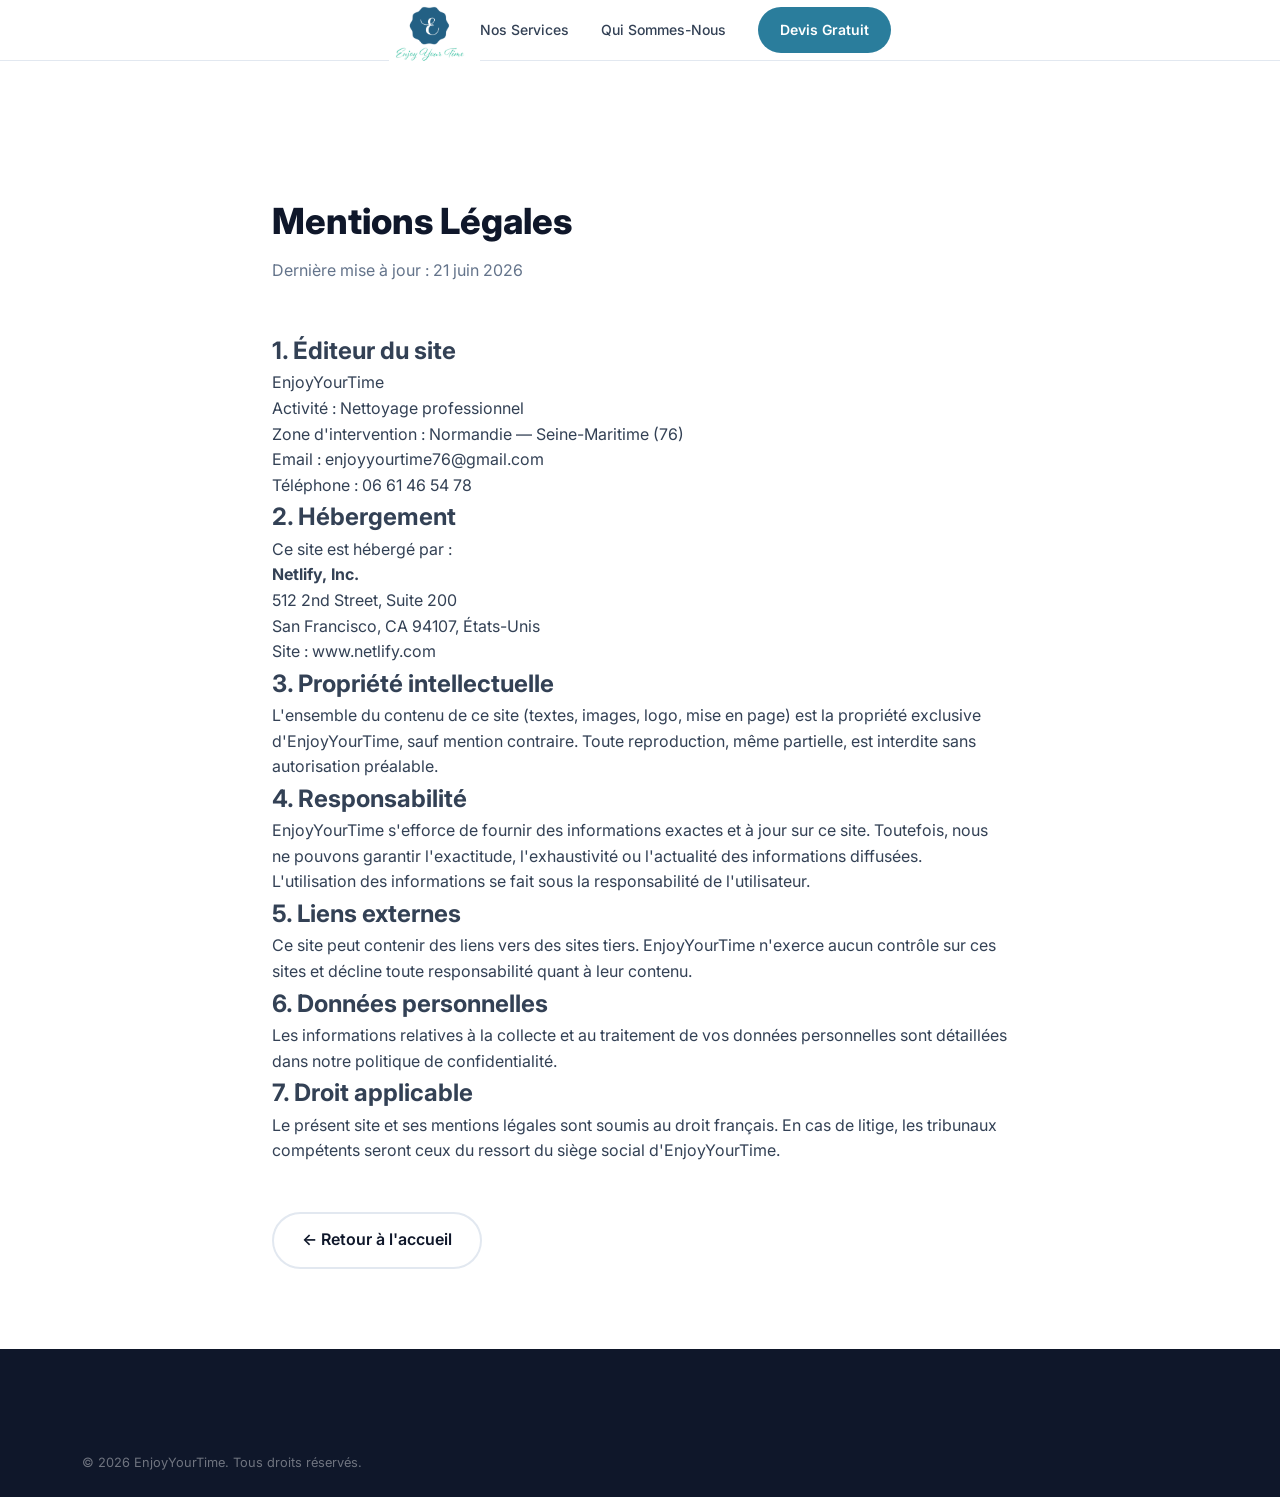
<file: mentions-legales.html>
<!DOCTYPE html>
<html lang="fr">
<head>
  <meta charset="UTF-8" />
  <meta name="viewport" content="width=device-width, initial-scale=1.0" />
  <meta name="description" content="Mentions légales — EnjoyYourTime, entreprise de nettoyage professionnel en Seine-Maritime." />
  <title>Mentions Légales — EnjoyYourTime</title>
  <link rel="stylesheet" href="css/style.css" />
  <link rel="preconnect" href="https://fonts.googleapis.com" />
  <link href="https://fonts.googleapis.com/css2?family=Inter:wght@300;400;500;600;700;800&display=swap" rel="stylesheet" />
</head>
<body>

  <header class="header" id="header">
    <nav class="nav container">
      <a href="index.html" class="nav__logo">
        <img src="images/logo.png" alt="Enjoy Your Time" class="nav__logo-img">
      </a>
      <ul class="nav__links" id="navLinks">
        <li><a href="index.html#services">Nos Services</a></li>
        <li><a href="index.html#about">Qui Sommes-Nous</a></li>
        <li><a href="index.html#contact" class="btn btn--nav">Devis Gratuit</a></li>
      </ul>
      <button class="nav__burger" id="burger" aria-label="Menu">
        <span></span><span></span><span></span>
      </button>
    </nav>
  </header>

  <main class="legal section" style="padding-top: 140px;">
    <div class="container" style="max-width: 800px;">

      <h1 class="section__title">Mentions Légales</h1>
      <p style="color: var(--color-muted); margin-bottom: var(--space-2xl);">Dernière mise à jour : 21 juin 2026</p>

      <h2>1. Éditeur du site</h2>
      <p>EnjoyYourTime<br />
      Activité : Nettoyage professionnel<br />
      Zone d'intervention : Normandie — Seine-Maritime (76)<br />
      Email : <a href="mailto:enjoyyourtime76@gmail.com">enjoyyourtime76@gmail.com</a><br />
      Téléphone : <a href="tel:+33661465478">06 61 46 54 78</a></p>

      <h2>2. Hébergement</h2>
      <p>Ce site est hébergé par :<br />
      <strong>Netlify, Inc.</strong><br />
      512 2nd Street, Suite 200<br />
      San Francisco, CA 94107, États-Unis<br />
      Site : <a href="https://www.netlify.com" target="_blank" rel="noopener">www.netlify.com</a></p>

      <h2>3. Propriété intellectuelle</h2>
      <p>L'ensemble du contenu de ce site (textes, images, logo, mise en page) est la propriété exclusive d'EnjoyYourTime, sauf mention contraire. Toute reproduction, même partielle, est interdite sans autorisation préalable.</p>

      <h2>4. Responsabilité</h2>
      <p>EnjoyYourTime s'efforce de fournir des informations exactes et à jour sur ce site. Toutefois, nous ne pouvons garantir l'exactitude, l'exhaustivité ou l'actualité des informations diffusées. L'utilisation des informations se fait sous la responsabilité de l'utilisateur.</p>

      <h2>5. Liens externes</h2>
      <p>Ce site peut contenir des liens vers des sites tiers. EnjoyYourTime n'exerce aucun contrôle sur ces sites et décline toute responsabilité quant à leur contenu.</p>

      <h2>6. Données personnelles</h2>
      <p>Les informations relatives à la collecte et au traitement de vos données personnelles sont détaillées dans notre <a href="politique-confidentialite.html">politique de confidentialité</a>.</p>

      <h2>7. Droit applicable</h2>
      <p>Le présent site et ses mentions légales sont soumis au droit français. En cas de litige, les tribunaux compétents seront ceux du ressort du siège social d'EnjoyYourTime.</p>

      <div style="margin-top: var(--space-2xl);">
        <a href="index.html" class="btn btn--ghost">← Retour à l'accueil</a>
      </div>
    </div>
  </main>

  <footer class="footer">
    <div class="footer__bottom">
      <div class="container">
        <p>© 2026 EnjoyYourTime. Tous droits réservés.</p>
      </div>
    </div>
  </footer>

  <script src="js/main.js"></script>
</body>
</html>
</file>
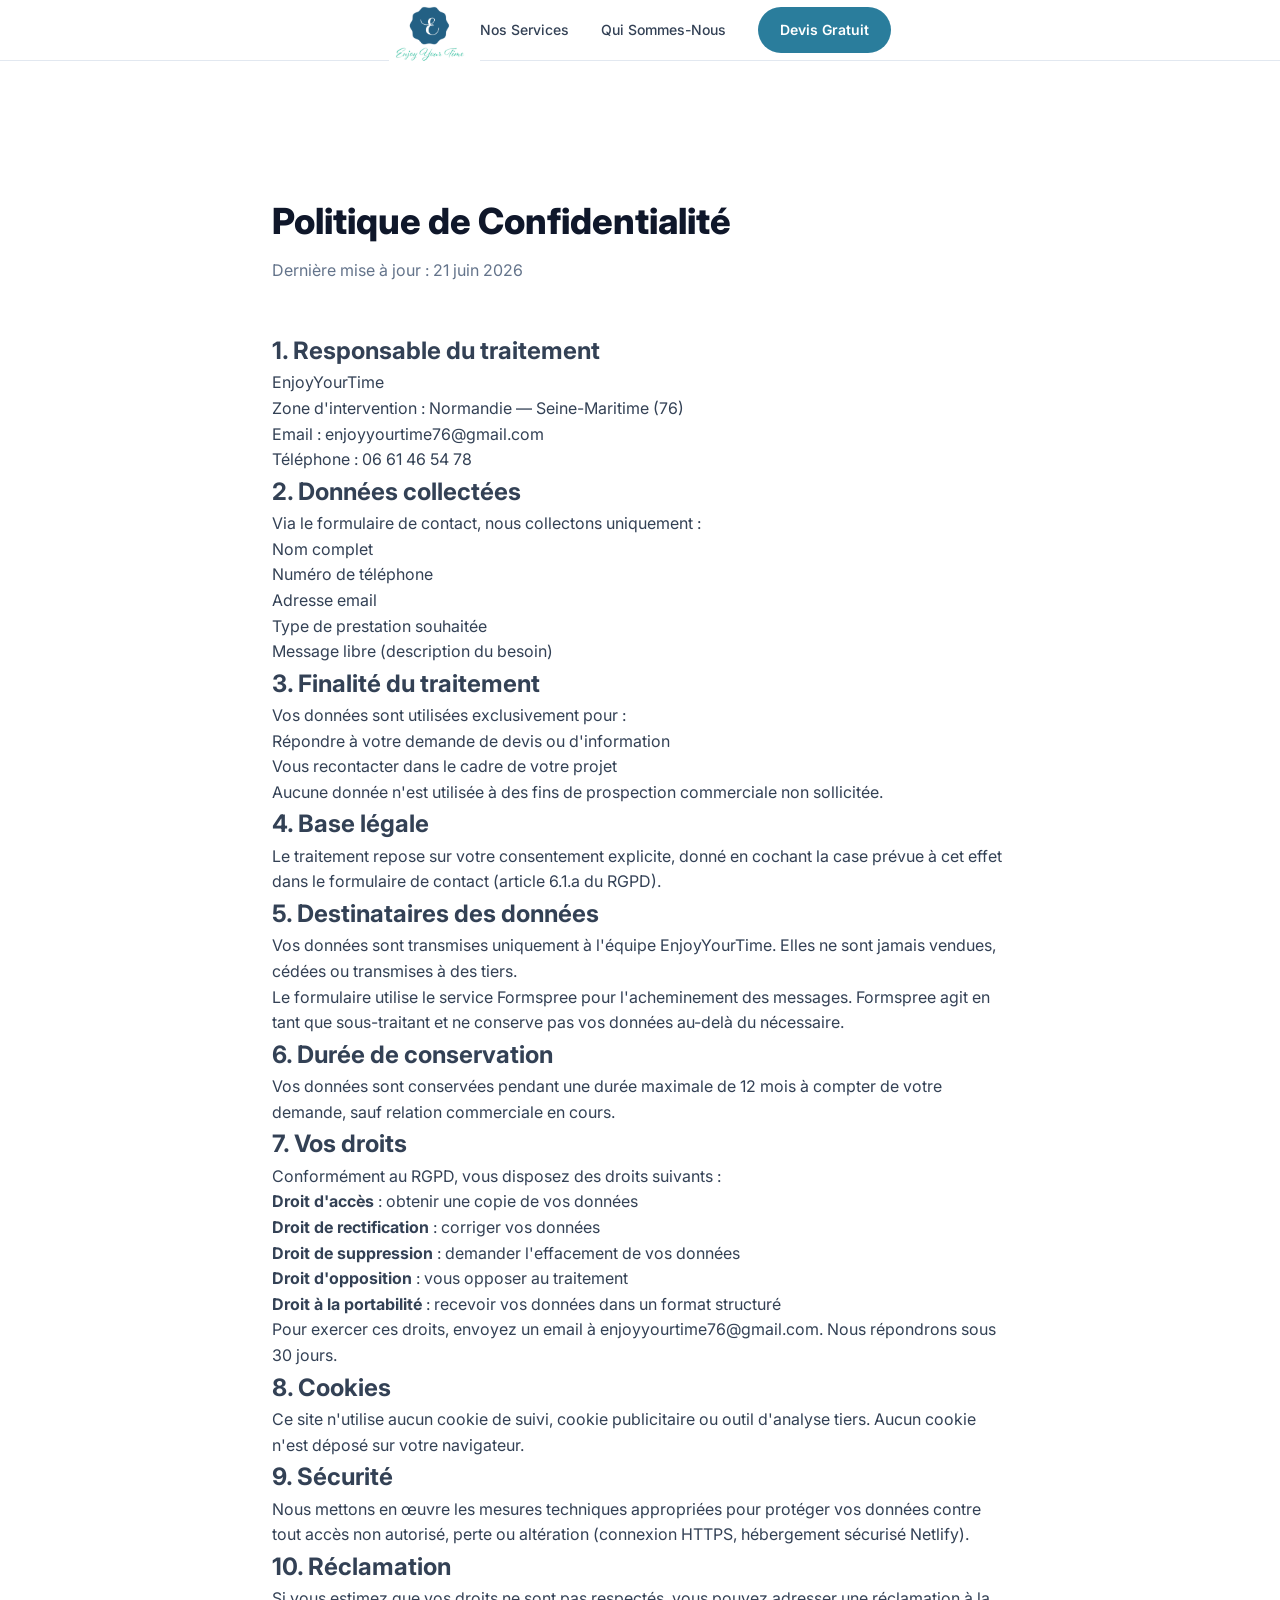
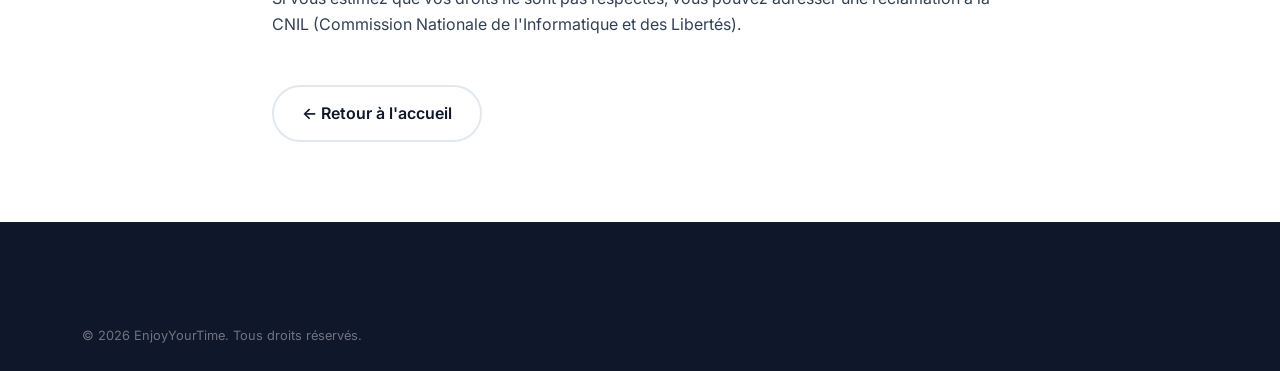
<file: politique-confidentialite.html>
<!DOCTYPE html>
<html lang="fr">
<head>
  <meta charset="UTF-8" />
  <meta name="viewport" content="width=device-width, initial-scale=1.0" />
  <meta name="description" content="Politique de confidentialité — EnjoyYourTime, entreprise de nettoyage professionnel en Seine-Maritime." />
  <title>Politique de Confidentialité — EnjoyYourTime</title>
  <link rel="stylesheet" href="css/style.css" />
  <link rel="preconnect" href="https://fonts.googleapis.com" />
  <link href="https://fonts.googleapis.com/css2?family=Inter:wght@300;400;500;600;700;800&display=swap" rel="stylesheet" />
</head>
<body>

  <header class="header" id="header">
    <nav class="nav container">
      <a href="index.html" class="nav__logo">
        <img src="images/logo.png" alt="Enjoy Your Time" class="nav__logo-img">
      </a>
      <ul class="nav__links" id="navLinks">
        <li><a href="index.html#services">Nos Services</a></li>
        <li><a href="index.html#about">Qui Sommes-Nous</a></li>
        <li><a href="index.html#contact" class="btn btn--nav">Devis Gratuit</a></li>
      </ul>
      <button class="nav__burger" id="burger" aria-label="Menu">
        <span></span><span></span><span></span>
      </button>
    </nav>
  </header>

  <main class="legal section" style="padding-top: 140px;">
    <div class="container" style="max-width: 800px;">

      <h1 class="section__title">Politique de Confidentialité</h1>
      <p style="color: var(--color-muted); margin-bottom: var(--space-2xl);">Dernière mise à jour : 21 juin 2026</p>

      <h2>1. Responsable du traitement</h2>
      <p>EnjoyYourTime<br />
      Zone d'intervention : Normandie — Seine-Maritime (76)<br />
      Email : <a href="mailto:enjoyyourtime76@gmail.com">enjoyyourtime76@gmail.com</a><br />
      Téléphone : <a href="tel:+33661465478">06 61 46 54 78</a></p>

      <h2>2. Données collectées</h2>
      <p>Via le formulaire de contact, nous collectons uniquement :</p>
      <ul>
        <li>Nom complet</li>
        <li>Numéro de téléphone</li>
        <li>Adresse email</li>
        <li>Type de prestation souhaitée</li>
        <li>Message libre (description du besoin)</li>
      </ul>

      <h2>3. Finalité du traitement</h2>
      <p>Vos données sont utilisées exclusivement pour :</p>
      <ul>
        <li>Répondre à votre demande de devis ou d'information</li>
        <li>Vous recontacter dans le cadre de votre projet</li>
      </ul>
      <p>Aucune donnée n'est utilisée à des fins de prospection commerciale non sollicitée.</p>

      <h2>4. Base légale</h2>
      <p>Le traitement repose sur votre consentement explicite, donné en cochant la case prévue à cet effet dans le formulaire de contact (article 6.1.a du RGPD).</p>

      <h2>5. Destinataires des données</h2>
      <p>Vos données sont transmises uniquement à l'équipe EnjoyYourTime. Elles ne sont jamais vendues, cédées ou transmises à des tiers.</p>
      <p>Le formulaire utilise le service Formspree pour l'acheminement des messages. Formspree agit en tant que sous-traitant et ne conserve pas vos données au-delà du nécessaire.</p>

      <h2>6. Durée de conservation</h2>
      <p>Vos données sont conservées pendant une durée maximale de 12 mois à compter de votre demande, sauf relation commerciale en cours.</p>

      <h2>7. Vos droits</h2>
      <p>Conformément au RGPD, vous disposez des droits suivants :</p>
      <ul>
        <li><strong>Droit d'accès</strong> : obtenir une copie de vos données</li>
        <li><strong>Droit de rectification</strong> : corriger vos données</li>
        <li><strong>Droit de suppression</strong> : demander l'effacement de vos données</li>
        <li><strong>Droit d'opposition</strong> : vous opposer au traitement</li>
        <li><strong>Droit à la portabilité</strong> : recevoir vos données dans un format structuré</li>
      </ul>
      <p>Pour exercer ces droits, envoyez un email à <a href="mailto:enjoyyourtime76@gmail.com">enjoyyourtime76@gmail.com</a>. Nous répondrons sous 30 jours.</p>

      <h2>8. Cookies</h2>
      <p>Ce site n'utilise aucun cookie de suivi, cookie publicitaire ou outil d'analyse tiers. Aucun cookie n'est déposé sur votre navigateur.</p>

      <h2>9. Sécurité</h2>
      <p>Nous mettons en œuvre les mesures techniques appropriées pour protéger vos données contre tout accès non autorisé, perte ou altération (connexion HTTPS, hébergement sécurisé Netlify).</p>

      <h2>10. Réclamation</h2>
      <p>Si vous estimez que vos droits ne sont pas respectés, vous pouvez adresser une réclamation à la <a href="https://www.cnil.fr" target="_blank" rel="noopener">CNIL</a> (Commission Nationale de l'Informatique et des Libertés).</p>

      <div style="margin-top: var(--space-2xl);">
        <a href="index.html" class="btn btn--ghost">← Retour à l'accueil</a>
      </div>
    </div>
  </main>

  <footer class="footer">
    <div class="footer__bottom">
      <div class="container">
        <p>© 2026 EnjoyYourTime. Tous droits réservés.</p>
      </div>
    </div>
  </footer>

  <script src="js/main.js"></script>
</body>
</html>
</file>
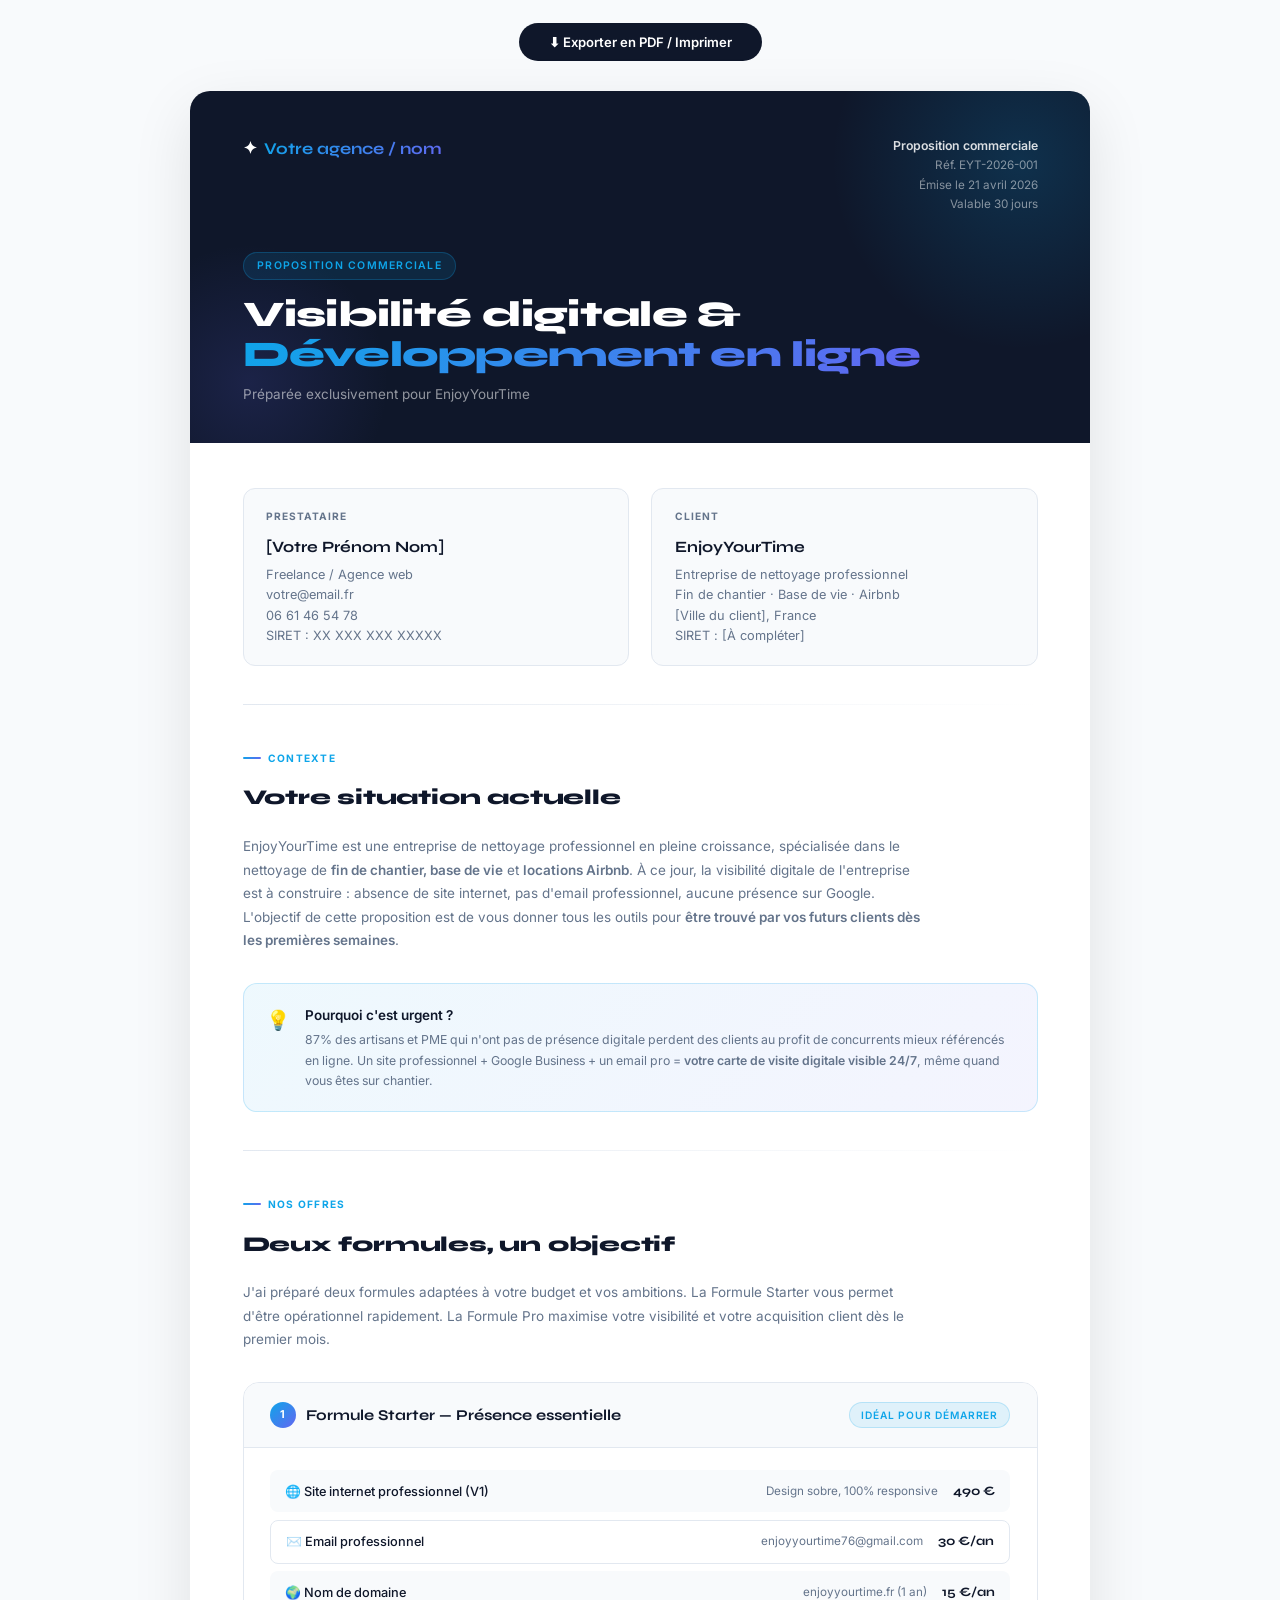
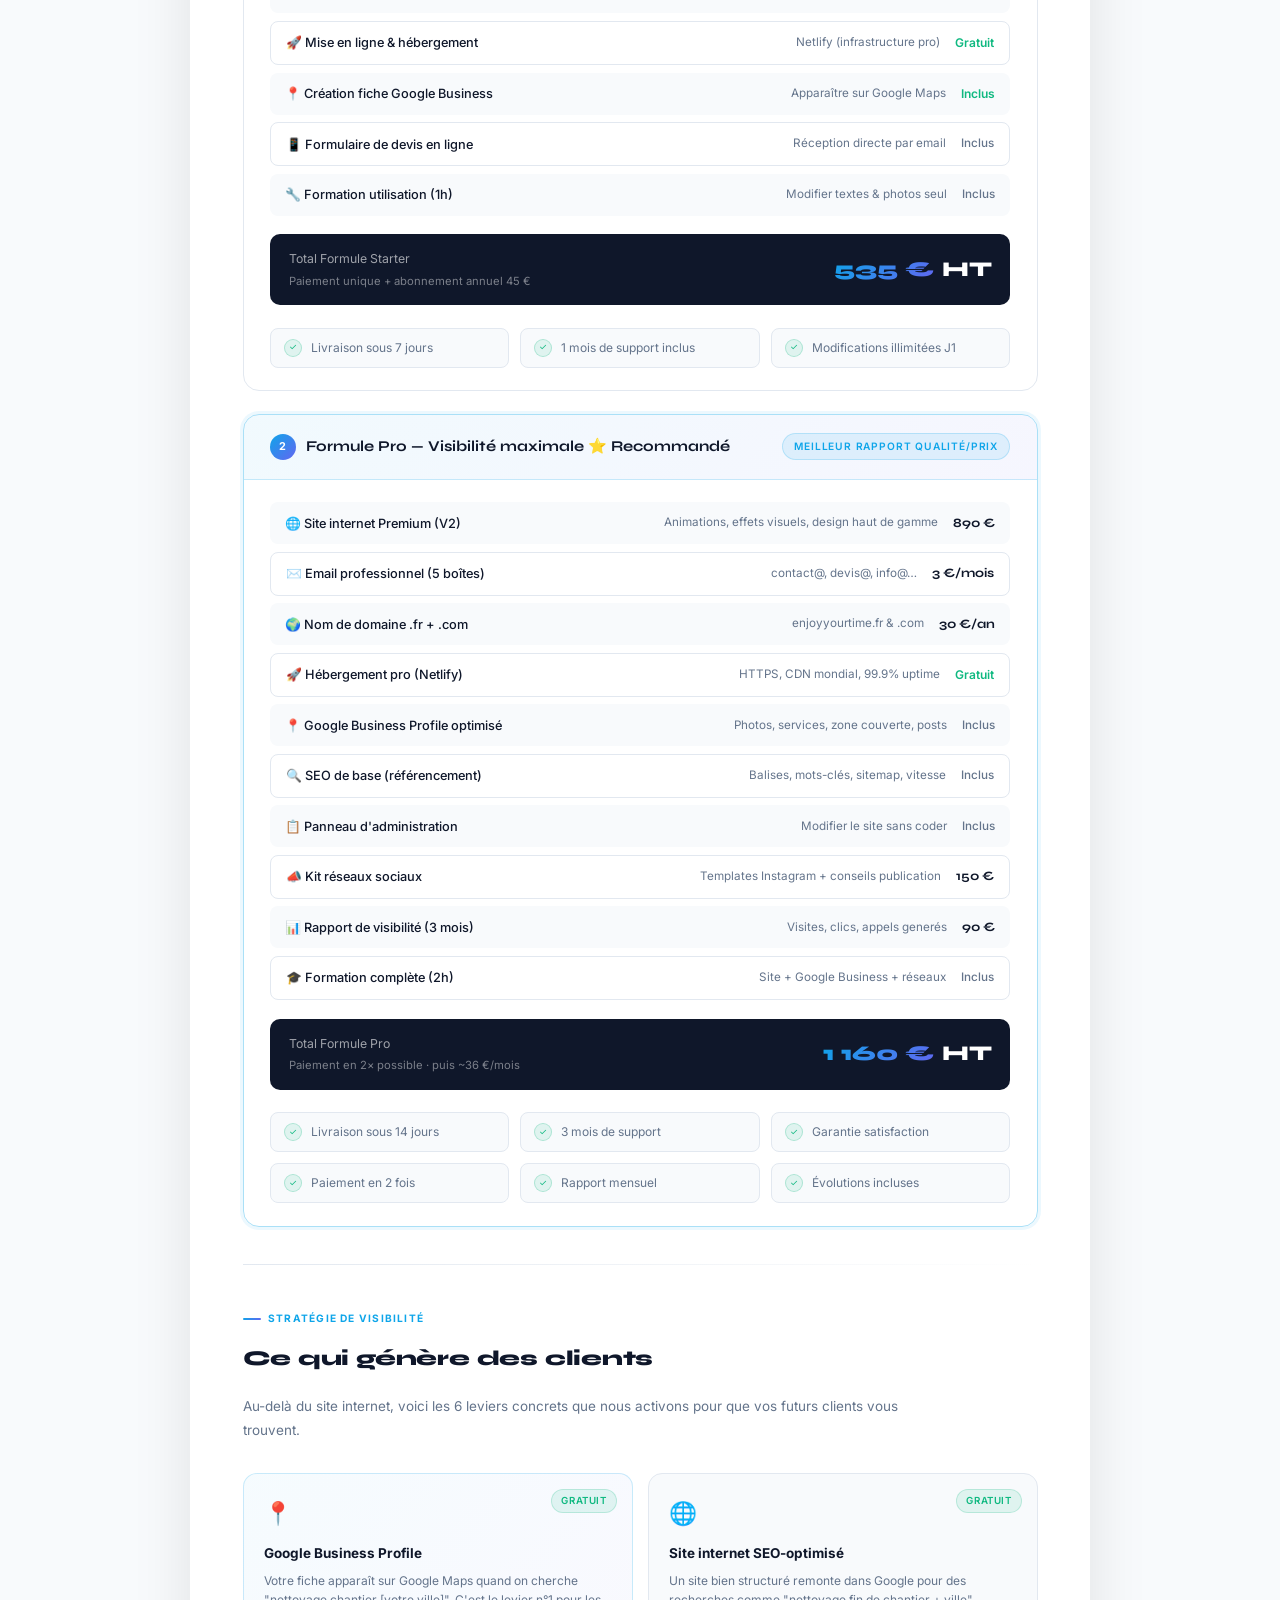
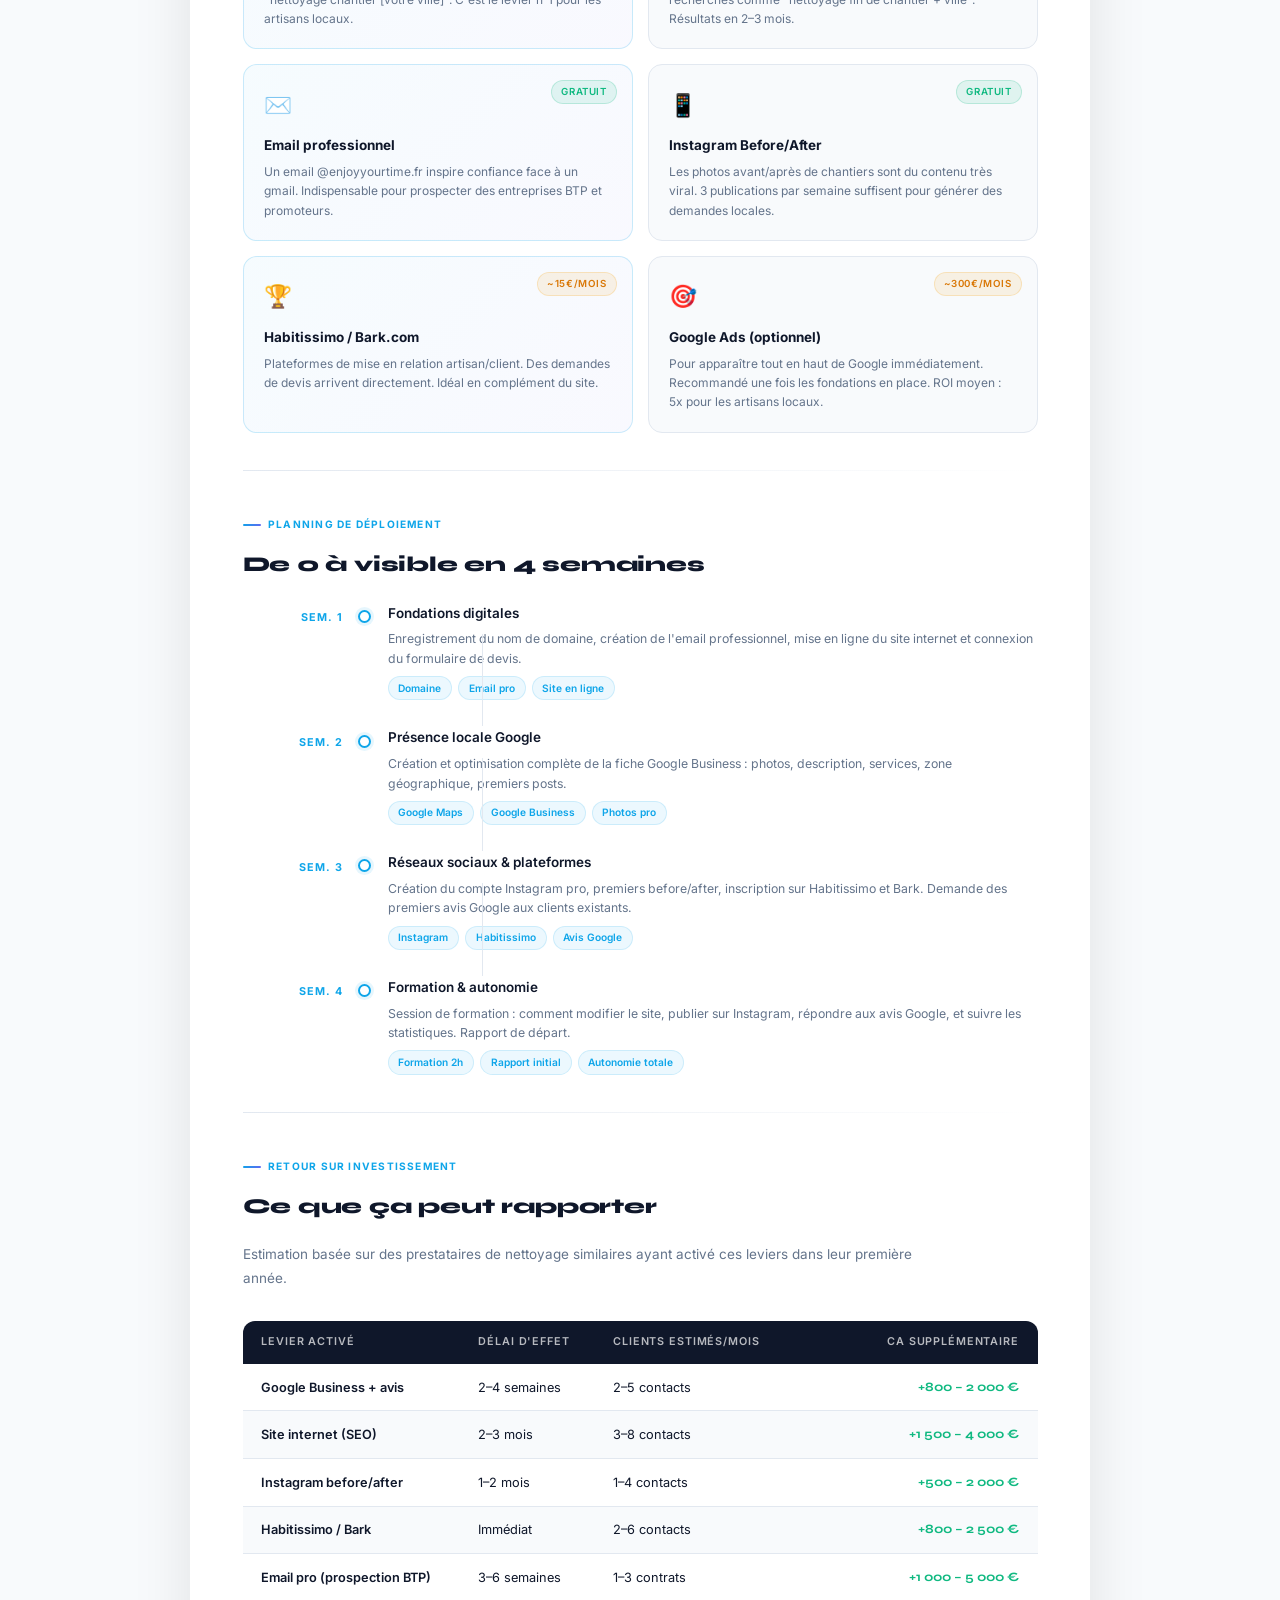
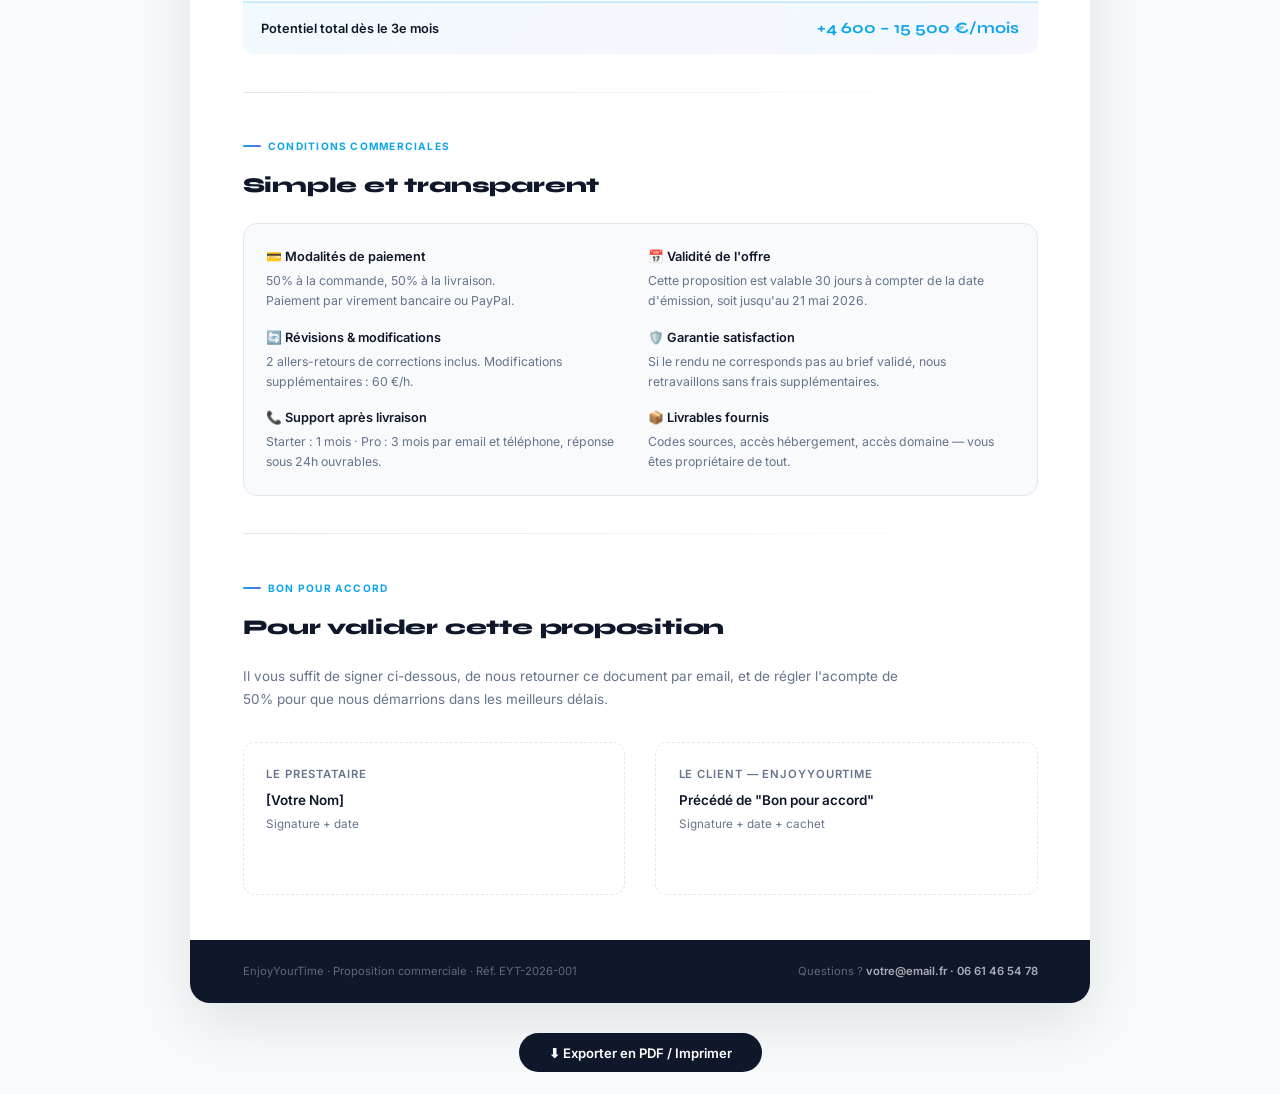
<file: proposition-commerciale.html>
<!DOCTYPE html>
<html lang="fr">
<head>
  <meta charset="UTF-8" />
  <meta name="viewport" content="width=device-width, initial-scale=1.0" />
  <title>Proposition Commerciale — EnjoyYourTime</title>
  <link href="https://fonts.googleapis.com/css2?family=Syne:wght@600;700;800&family=Inter:wght@300;400;500;600&display=swap" rel="stylesheet" />
  <style>
    /* ── RESET ── */
    *, *::before, *::after { box-sizing: border-box; margin: 0; padding: 0; }
    :root {
      --blue:    #0ea5e9;
      --indigo:  #6366f1;
      --dark:    #0f172a;
      --dark2:   #1e293b;
      --muted:   #64748b;
      --border:  #e2e8f0;
      --light:   #f8fafc;
      --grad:    linear-gradient(135deg, #0ea5e9, #6366f1);
    }
    html { font-size: 15px; }
    body {
      font-family: 'Inter', sans-serif;
      background: var(--light);
      color: var(--dark);
      line-height: 1.65;
      -webkit-font-smoothing: antialiased;
    }
    strong { font-weight: 600; }
    a { color: var(--blue); text-decoration: none; }

    /* ── LAYOUT ── */
    .page {
      max-width: 900px;
      margin: 2rem auto;
      background: white;
      border-radius: 20px;
      overflow: hidden;
      box-shadow: 0 20px 60px rgba(0,0,0,.1);
    }

    /* ── HEADER ── */
    .doc-header {
      background: var(--dark);
      padding: 3rem 3.5rem 2.5rem;
      position: relative;
      overflow: hidden;
    }
    .doc-header::before {
      content: '';
      position: absolute;
      top: -120px; right: -120px;
      width: 380px; height: 380px;
      background: radial-gradient(circle, rgba(14,165,233,.18), transparent 70%);
      border-radius: 50%;
    }
    .doc-header::after {
      content: '';
      position: absolute;
      bottom: -80px; left: -80px;
      width: 280px; height: 280px;
      background: radial-gradient(circle, rgba(99,102,241,.15), transparent 70%);
      border-radius: 50%;
    }
    .header-top {
      display: flex;
      justify-content: space-between;
      align-items: flex-start;
      position: relative;
      z-index: 1;
      margin-bottom: 2.5rem;
    }
    .header-logo {
      font-family: 'Syne', sans-serif;
      font-size: 1.1rem;
      font-weight: 700;
      color: white;
      display: flex;
      align-items: center;
      gap: .5rem;
    }
    .header-logo span {
      background: var(--grad);
      -webkit-background-clip: text;
      -webkit-text-fill-color: transparent;
      background-clip: text;
    }
    .header-meta {
      text-align: right;
      color: rgba(255,255,255,.5);
      font-size: .78rem;
    }
    .header-meta strong { color: rgba(255,255,255,.85); display: block; font-size: .82rem; }
    .doc-tag {
      display: inline-block;
      font-size: .7rem;
      font-weight: 600;
      letter-spacing: .12em;
      text-transform: uppercase;
      color: var(--blue);
      background: rgba(14,165,233,.12);
      border: 1px solid rgba(14,165,233,.25);
      padding: .3rem .9rem;
      border-radius: 50px;
      margin-bottom: 1rem;
      position: relative;
      z-index: 1;
    }
    .doc-title {
      font-family: 'Syne', sans-serif;
      font-size: 2.4rem;
      font-weight: 800;
      color: white;
      line-height: 1.1;
      letter-spacing: -.02em;
      position: relative;
      z-index: 1;
      margin-bottom: .6rem;
    }
    .doc-title em {
      font-style: normal;
      background: var(--grad);
      -webkit-background-clip: text;
      -webkit-text-fill-color: transparent;
      background-clip: text;
    }
    .doc-subtitle {
      color: rgba(255,255,255,.55);
      font-size: .9rem;
      position: relative;
      z-index: 1;
    }

    /* ── BODY ── */
    .doc-body { padding: 3rem 3.5rem; }

    /* ── SEPARATOR ── */
    .sep {
      height: 1px;
      background: linear-gradient(90deg, var(--border), transparent);
      margin: 2.5rem 0;
    }

    /* ── ADRESSES ── */
    .parties {
      display: grid;
      grid-template-columns: 1fr 1fr;
      gap: 1.5rem;
      margin-bottom: 2rem;
    }
    .party {
      padding: 1.25rem 1.5rem;
      border-radius: 12px;
      border: 1px solid var(--border);
      background: var(--light);
    }
    .party__label {
      font-size: .68rem;
      font-weight: 700;
      letter-spacing: .1em;
      text-transform: uppercase;
      color: var(--muted);
      margin-bottom: .65rem;
    }
    .party__name {
      font-family: 'Syne', sans-serif;
      font-size: 1.05rem;
      font-weight: 700;
      color: var(--dark);
      margin-bottom: .3rem;
    }
    .party p { font-size: .85rem; color: var(--muted); line-height: 1.6; }

    /* ── SECTION TITLES ── */
    .s-label {
      display: inline-flex;
      align-items: center;
      gap: .5rem;
      font-size: .68rem;
      font-weight: 700;
      letter-spacing: .12em;
      text-transform: uppercase;
      color: var(--blue);
      margin-bottom: 1rem;
    }
    .s-label::before {
      content: '';
      width: 18px; height: 2px;
      background: var(--grad);
      border-radius: 2px;
    }
    .s-title {
      font-family: 'Syne', sans-serif;
      font-size: 1.4rem;
      font-weight: 800;
      color: var(--dark);
      letter-spacing: -.01em;
      margin-bottom: 1.25rem;
    }
    .section-intro {
      font-size: .9rem;
      color: var(--muted);
      max-width: 680px;
      line-height: 1.75;
      margin-bottom: 2rem;
    }

    /* ── OFFER CARDS ── */
    .offers { display: flex; flex-direction: column; gap: 1.5rem; margin-bottom: 2rem; }

    .offer-card {
      border: 1px solid var(--border);
      border-radius: 16px;
      overflow: hidden;
      transition: box-shadow .2s;
    }
    .offer-card--featured {
      border-color: rgba(14,165,233,.35);
      box-shadow: 0 0 0 3px rgba(14,165,233,.08);
    }
    .offer-header {
      display: flex;
      align-items: center;
      justify-content: space-between;
      padding: 1.25rem 1.75rem;
      background: var(--light);
      border-bottom: 1px solid var(--border);
    }
    .offer-card--featured .offer-header {
      background: linear-gradient(135deg, rgba(14,165,233,.06), rgba(99,102,241,.06));
      border-color: rgba(14,165,233,.2);
    }
    .offer-name {
      font-family: 'Syne', sans-serif;
      font-size: 1rem;
      font-weight: 700;
      color: var(--dark);
      display: flex;
      align-items: center;
      gap: .65rem;
    }
    .offer-name .num {
      width: 26px; height: 26px;
      background: var(--grad);
      border-radius: 50%;
      display: inline-flex;
      align-items: center;
      justify-content: center;
      font-size: .72rem;
      font-weight: 700;
      color: white;
      font-family: 'Inter', sans-serif;
      flex-shrink: 0;
    }
    .offer-badge {
      font-size: .68rem;
      font-weight: 600;
      letter-spacing: .08em;
      text-transform: uppercase;
      padding: .25rem .75rem;
      border-radius: 50px;
      background: rgba(14,165,233,.1);
      color: var(--blue);
      border: 1px solid rgba(14,165,233,.2);
    }
    .offer-body { padding: 1.5rem 1.75rem; }

    /* Items de prestation */
    .items { display: flex; flex-direction: column; gap: .5rem; }
    .item {
      display: grid;
      grid-template-columns: 1fr auto auto;
      gap: 1rem;
      align-items: center;
      padding: .7rem 1rem;
      background: var(--light);
      border-radius: 8px;
      font-size: .85rem;
    }
    .item:nth-child(even) { background: white; border: 1px solid var(--border); }
    .item__name { color: var(--dark); font-weight: 500; }
    .item__detail { color: var(--muted); font-size: .78rem; text-align: center; }
    .item__price {
      font-family: 'Syne', sans-serif;
      font-weight: 700;
      color: var(--dark);
      text-align: right;
      white-space: nowrap;
    }
    .item__price.free {
      color: #10b981;
      font-size: .8rem;
      font-weight: 600;
      font-family: 'Inter', sans-serif;
    }
    .item__price.included {
      color: var(--muted);
      font-size: .78rem;
      font-weight: 500;
      font-family: 'Inter', sans-serif;
    }

    /* ── TOTAL ── */
    .offer-total {
      display: flex;
      justify-content: space-between;
      align-items: center;
      margin-top: 1.25rem;
      padding: 1rem 1.25rem;
      background: var(--dark);
      border-radius: 10px;
      color: white;
    }
    .offer-total .label { font-size: .82rem; color: rgba(255,255,255,.6); }
    .offer-total .price {
      font-family: 'Syne', sans-serif;
      font-size: 1.4rem;
      font-weight: 800;
    }
    .offer-total .price span {
      background: var(--grad);
      -webkit-background-clip: text;
      -webkit-text-fill-color: transparent;
      background-clip: text;
    }
    .offer-total .freq { font-size: .75rem; color: rgba(255,255,255,.45); margin-top: .15rem; }

    /* ── INCLUS ── */
    .includes {
      display: grid;
      grid-template-columns: repeat(3, 1fr);
      gap: .75rem;
      margin-top: 1.5rem;
    }
    .incl {
      display: flex;
      align-items: center;
      gap: .6rem;
      font-size: .8rem;
      color: var(--muted);
      background: var(--light);
      padding: .6rem .85rem;
      border-radius: 8px;
      border: 1px solid var(--border);
    }
    .incl .check {
      width: 18px; height: 18px;
      background: rgba(16,185,129,.1);
      border: 1px solid rgba(16,185,129,.25);
      border-radius: 50%;
      display: flex;
      align-items: center;
      justify-content: center;
      font-size: .6rem;
      color: #10b981;
      flex-shrink: 0;
    }

    /* ── VISIBILITE ── */
    .visibility-grid {
      display: grid;
      grid-template-columns: 1fr 1fr;
      gap: 1rem;
      margin-bottom: 1.5rem;
    }
    .vcard {
      border: 1px solid var(--border);
      border-radius: 14px;
      padding: 1.35rem;
      background: var(--light);
      position: relative;
      overflow: hidden;
    }
    .vcard--accent { background: linear-gradient(135deg, rgba(14,165,233,.04), rgba(99,102,241,.04)); border-color: rgba(14,165,233,.2); }
    .vcard__icon { font-size: 1.5rem; margin-bottom: .75rem; }
    .vcard__title { font-size: .9rem; font-weight: 700; color: var(--dark); margin-bottom: .4rem; }
    .vcard__desc { font-size: .8rem; color: var(--muted); line-height: 1.6; }
    .vcard__tag {
      position: absolute;
      top: 1rem; right: 1rem;
      font-size: .65rem;
      font-weight: 600;
      letter-spacing: .06em;
      text-transform: uppercase;
      padding: .2rem .6rem;
      border-radius: 50px;
    }
    .vcard__tag--free { background: rgba(16,185,129,.1); color: #10b981; border: 1px solid rgba(16,185,129,.2); }
    .vcard__tag--paid { background: rgba(245,158,11,.1); color: #d97706; border: 1px solid rgba(245,158,11,.2); }

    /* ── TIMELINE ── */
    .timeline { display: flex; flex-direction: column; gap: 0; }
    .tline-item {
      display: grid;
      grid-template-columns: 100px 1fr;
      gap: 1.5rem;
      position: relative;
    }
    .tline-item:not(:last-child) .tline-content { padding-bottom: 1.75rem; }
    .tline-item:not(:last-child) .tline-content::before {
      content: '';
      position: absolute;
      left: 117px;
      top: 32px;
      bottom: 0;
      width: 1px;
      background: var(--border);
    }
    .tline-week {
      font-size: .72rem;
      font-weight: 700;
      letter-spacing: .08em;
      text-transform: uppercase;
      color: var(--blue);
      text-align: right;
      padding-top: .5rem;
    }
    .tline-content {
      position: relative;
      padding-left: 1.5rem;
    }
    .tline-content::after {
      content: '';
      position: absolute;
      left: -7px;
      top: .55rem;
      width: 13px; height: 13px;
      background: white;
      border: 2px solid var(--blue);
      border-radius: 50%;
      box-shadow: 0 0 0 3px rgba(14,165,233,.1);
    }
    .tline-title { font-weight: 600; font-size: .9rem; color: var(--dark); margin-bottom: .35rem; }
    .tline-desc { font-size: .82rem; color: var(--muted); line-height: 1.6; }
    .tline-tags { display: flex; flex-wrap: wrap; gap: .4rem; margin-top: .5rem; }
    .tline-tag {
      font-size: .68rem;
      font-weight: 600;
      padding: .18rem .65rem;
      border-radius: 50px;
      background: rgba(14,165,233,.08);
      color: var(--blue);
      border: 1px solid rgba(14,165,233,.15);
    }

    /* ── ROI TABLE ── */
    .roi-table { width: 100%; border-collapse: collapse; border-radius: 12px; overflow: hidden; }
    .roi-table th {
      background: var(--dark);
      color: rgba(255,255,255,.7);
      font-size: .72rem;
      font-weight: 600;
      letter-spacing: .08em;
      text-transform: uppercase;
      padding: .85rem 1.25rem;
      text-align: left;
    }
    .roi-table th:last-child { text-align: right; }
    .roi-table td {
      padding: .85rem 1.25rem;
      font-size: .85rem;
      border-bottom: 1px solid var(--border);
      color: var(--dark);
    }
    .roi-table tr:last-child td { border-bottom: none; }
    .roi-table tr:nth-child(even) td { background: var(--light); }
    .roi-table .gain {
      font-family: 'Syne', sans-serif;
      font-weight: 700;
      color: #10b981;
      text-align: right;
    }
    .roi-table tfoot td {
      background: linear-gradient(135deg, rgba(14,165,233,.06), rgba(99,102,241,.06));
      font-weight: 700;
      color: var(--dark);
      border-top: 2px solid rgba(14,165,233,.2);
    }
    .roi-table tfoot .gain {
      font-size: 1.05rem;
      color: #0ea5e9;
    }

    /* ── CONDITIONS ── */
    .conditions {
      background: var(--light);
      border: 1px solid var(--border);
      border-radius: 14px;
      padding: 1.5rem;
      display: grid;
      grid-template-columns: 1fr 1fr;
      gap: 1rem;
    }
    .cond { font-size: .82rem; color: var(--muted); }
    .cond strong { display: block; color: var(--dark); font-weight: 600; margin-bottom: .25rem; font-size: .85rem; }

    /* ── SIGNATURE ── */
    .sign-block {
      display: grid;
      grid-template-columns: 1fr 1fr;
      gap: 2rem;
      margin-top: 2rem;
    }
    .sign-box {
      border: 1px dashed var(--border);
      border-radius: 12px;
      padding: 1.5rem 1.5rem 4rem;
    }
    .sign-box__label { font-size: .75rem; font-weight: 600; color: var(--muted); text-transform: uppercase; letter-spacing: .08em; margin-bottom: .35rem; }
    .sign-box__name { font-size: .9rem; font-weight: 600; color: var(--dark); margin-bottom: .2rem; }
    .sign-box__sub { font-size: .78rem; color: var(--muted); }

    /* ── FOOTER ── */
    .doc-footer {
      background: var(--dark);
      padding: 1.5rem 3.5rem;
      display: flex;
      justify-content: space-between;
      align-items: center;
    }
    .doc-footer p { font-size: .75rem; color: rgba(255,255,255,.35); }
    .doc-footer strong { color: rgba(255,255,255,.65); }

    /* ── HIGHLIGHT BOX ── */
    .highlight {
      background: linear-gradient(135deg, rgba(14,165,233,.07), rgba(99,102,241,.07));
      border: 1px solid rgba(14,165,233,.2);
      border-radius: 14px;
      padding: 1.35rem 1.5rem;
      display: flex;
      gap: 1rem;
      align-items: flex-start;
    }
    .highlight__icon { font-size: 1.3rem; flex-shrink: 0; }
    .highlight__title { font-weight: 600; color: var(--dark); font-size: .9rem; margin-bottom: .25rem; }
    .highlight__text { font-size: .82rem; color: var(--muted); line-height: 1.65; }

    /* ── PRINT ── */
    @media print {
      body { background: white; }
      .page { margin: 0; border-radius: 0; box-shadow: none; }
      .no-print { display: none; }
      @page { margin: 0; size: A4; }
    }

    /* ── PRINT BUTTON ── */
    .print-btn {
      display: block;
      width: fit-content;
      margin: 1.5rem auto;
      padding: .75rem 2rem;
      background: var(--dark);
      color: white;
      border: none;
      border-radius: 50px;
      font-family: 'Inter', sans-serif;
      font-size: .875rem;
      font-weight: 600;
      cursor: pointer;
      transition: opacity .2s;
    }
    .print-btn:hover { opacity: .85; }
  </style>
</head>
<body>

  <button class="print-btn no-print" onclick="window.print()">
    ⬇ Exporter en PDF / Imprimer
  </button>

  <div class="page">

    <!-- ═══════ HEADER ═══════ -->
    <div class="doc-header">
      <div class="header-top">
        <div class="header-logo">
          ✦ <span>Votre agence / nom</span>
          <!-- MODIFIER : votre nom ou logo -->
        </div>
        <div class="header-meta">
          <strong>Proposition commerciale</strong>
          Réf. EYT-2026-001<br />
          Émise le 21 avril 2026<br />
          Valable 30 jours
        </div>
      </div>
      <div class="doc-tag">Proposition commerciale</div>
      <h1 class="doc-title">
        Visibilité digitale &<br />
        <em>Développement en ligne</em>
      </h1>
      <p class="doc-subtitle">Préparée exclusivement pour EnjoyYourTime</p>
    </div>

    <!-- ═══════ BODY ═══════ -->
    <div class="doc-body">

      <!-- Parties -->
      <div class="parties">
        <div class="party">
          <div class="party__label">Prestataire</div>
          <div class="party__name"><!-- VOTRE NOM -->[Votre Prénom Nom]</div>
          <p>
            Freelance / Agence web<br />
            <!-- VOTRE EMAIL -->votre@email.fr<br />
            <!-- VOTRE TEL -->06 61 46 54 78<br />
            SIRET : XX XXX XXX XXXXX
          </p>
        </div>
        <div class="party">
          <div class="party__label">Client</div>
          <div class="party__name">EnjoyYourTime</div>
          <p>
            Entreprise de nettoyage professionnel<br />
            Fin de chantier · Base de vie · Airbnb<br />
            <!-- MODIFIER : ville du client -->
            [Ville du client], France<br />
            SIRET : [À compléter]
          </p>
        </div>
      </div>

      <div class="sep"></div>

      <!-- ─── CONTEXTE ─── -->
      <div class="s-label">Contexte</div>
      <h2 class="s-title">Votre situation actuelle</h2>
      <p class="section-intro">
        EnjoyYourTime est une entreprise de nettoyage professionnel en pleine croissance, spécialisée dans le nettoyage de 
        <strong>fin de chantier, base de vie</strong> et <strong>locations Airbnb</strong>. 
        À ce jour, la visibilité digitale de l'entreprise est à construire : absence de site internet, pas d'email professionnel, 
        aucune présence sur Google. L'objectif de cette proposition est de vous donner tous les outils pour <strong>être trouvé par vos futurs clients dès les premières semaines</strong>.
      </p>

      <div class="highlight">
        <div class="highlight__icon">💡</div>
        <div>
          <div class="highlight__title">Pourquoi c'est urgent ?</div>
          <div class="highlight__text">
            87% des artisans et PME qui n'ont pas de présence digitale perdent des clients au profit de concurrents mieux référencés en ligne. 
            Un site professionnel + Google Business + un email pro = <strong>votre carte de visite digitale visible 24/7</strong>, même quand vous êtes sur chantier.
          </div>
        </div>
      </div>

      <div class="sep"></div>

      <!-- ─── OFFRES ─── -->
      <div class="s-label">Nos Offres</div>
      <h2 class="s-title">Deux formules, un objectif</h2>
      <p class="section-intro">
        J'ai préparé deux formules adaptées à votre budget et vos ambitions. La Formule Starter vous permet d'être opérationnel rapidement. 
        La Formule Pro maximise votre visibilité et votre acquisition client dès le premier mois.
      </p>

      <div class="offers">

        <!-- OFFRE 1 -->
        <div class="offer-card">
          <div class="offer-header">
            <div class="offer-name">
              <span class="num">1</span>
              Formule Starter — Présence essentielle
            </div>
            <div class="offer-badge">Idéal pour démarrer</div>
          </div>
          <div class="offer-body">
            <div class="items">
              <div class="item">
                <span class="item__name">🌐 Site internet professionnel (V1)</span>
                <span class="item__detail">Design sobre, 100% responsive</span>
                <span class="item__price"><!-- MODIFIER -->490 €</span>
              </div>
              <div class="item">
                <span class="item__name">✉️ Email professionnel</span>
                <span class="item__detail">enjoyyourtime76@gmail.com</span>
                <span class="item__price"><!-- MODIFIER -->30 €/an</span>
              </div>
              <div class="item">
                <span class="item__name">🌍 Nom de domaine</span>
                <span class="item__detail">enjoyyourtime.fr (1 an)</span>
                <span class="item__price"><!-- MODIFIER -->15 €/an</span>
              </div>
              <div class="item">
                <span class="item__name">🚀 Mise en ligne & hébergement</span>
                <span class="item__detail">Netlify (infrastructure pro)</span>
                <span class="item__price free">Gratuit</span>
              </div>
              <div class="item">
                <span class="item__name">📍 Création fiche Google Business</span>
                <span class="item__detail">Apparaître sur Google Maps</span>
                <span class="item__price free">Inclus</span>
              </div>
              <div class="item">
                <span class="item__name">📱 Formulaire de devis en ligne</span>
                <span class="item__detail">Réception directe par email</span>
                <span class="item__price included">Inclus</span>
              </div>
              <div class="item">
                <span class="item__name">🔧 Formation utilisation (1h)</span>
                <span class="item__detail">Modifier textes & photos seul</span>
                <span class="item__price included">Inclus</span>
              </div>
            </div>
            <div class="offer-total">
              <div>
                <div class="label">Total Formule Starter</div>
                <div class="freq">Paiement unique + abonnement annuel 45 €</div>
              </div>
              <!-- MODIFIER : votre prix -->
              <div class="price"><span>535 €</span> HT</div>
            </div>
            <div class="includes">
              <div class="incl"><span class="check">✓</span> Livraison sous 7 jours</div>
              <div class="incl"><span class="check">✓</span> 1 mois de support inclus</div>
              <div class="incl"><span class="check">✓</span> Modifications illimitées J1</div>
            </div>
          </div>
        </div>

        <!-- OFFRE 2 -->
        <div class="offer-card offer-card--featured">
          <div class="offer-header">
            <div class="offer-name">
              <span class="num">2</span>
              Formule Pro — Visibilité maximale ⭐ Recommandé
            </div>
            <div class="offer-badge">Meilleur rapport qualité/prix</div>
          </div>
          <div class="offer-body">
            <div class="items">
              <div class="item">
                <span class="item__name">🌐 Site internet Premium (V2)</span>
                <span class="item__detail">Animations, effets visuels, design haut de gamme</span>
                <span class="item__price"><!-- MODIFIER -->890 €</span>
              </div>
              <div class="item">
                <span class="item__name">✉️ Email professionnel (5 boîtes)</span>
                <span class="item__detail">contact@, devis@, info@…</span>
                <span class="item__price"><!-- MODIFIER -->3 €/mois</span>
              </div>
              <div class="item">
                <span class="item__name">🌍 Nom de domaine .fr + .com</span>
                <span class="item__detail">enjoyyourtime.fr & .com</span>
                <span class="item__price"><!-- MODIFIER -->30 €/an</span>
              </div>
              <div class="item">
                <span class="item__name">🚀 Hébergement pro (Netlify)</span>
                <span class="item__detail">HTTPS, CDN mondial, 99.9% uptime</span>
                <span class="item__price free">Gratuit</span>
              </div>
              <div class="item">
                <span class="item__name">📍 Google Business Profile optimisé</span>
                <span class="item__detail">Photos, services, zone couverte, posts</span>
                <span class="item__price included">Inclus</span>
              </div>
              <div class="item">
                <span class="item__name">🔍 SEO de base (référencement)</span>
                <span class="item__detail">Balises, mots-clés, sitemap, vitesse</span>
                <span class="item__price included">Inclus</span>
              </div>
              <div class="item">
                <span class="item__name">📋 Panneau d'administration</span>
                <span class="item__detail">Modifier le site sans coder</span>
                <span class="item__price included">Inclus</span>
              </div>
              <div class="item">
                <span class="item__name">📣 Kit réseaux sociaux</span>
                <span class="item__detail">Templates Instagram + conseils publication</span>
                <span class="item__price"><!-- MODIFIER -->150 €</span>
              </div>
              <div class="item">
                <span class="item__name">📊 Rapport de visibilité (3 mois)</span>
                <span class="item__detail">Visites, clics, appels generés</span>
                <span class="item__price"><!-- MODIFIER -->90 €</span>
              </div>
              <div class="item">
                <span class="item__name">🎓 Formation complète (2h)</span>
                <span class="item__detail">Site + Google Business + réseaux</span>
                <span class="item__price included">Inclus</span>
              </div>
            </div>
            <div class="offer-total">
              <div>
                <div class="label">Total Formule Pro</div>
                <div class="freq">Paiement en 2× possible · puis ~36 €/mois</div>
              </div>
              <!-- MODIFIER : votre prix -->
              <div class="price"><span>1 160 €</span> HT</div>
            </div>
            <div class="includes">
              <div class="incl"><span class="check">✓</span> Livraison sous 14 jours</div>
              <div class="incl"><span class="check">✓</span> 3 mois de support</div>
              <div class="incl"><span class="check">✓</span> Garantie satisfaction</div>
              <div class="incl"><span class="check">✓</span> Paiement en 2 fois</div>
              <div class="incl"><span class="check">✓</span> Rapport mensuel</div>
              <div class="incl"><span class="check">✓</span> Évolutions incluses</div>
            </div>
          </div>
        </div>

      </div>

      <div class="sep"></div>

      <!-- ─── VISIBILITÉ ─── -->
      <div class="s-label">Stratégie de visibilité</div>
      <h2 class="s-title">Ce qui génère des clients</h2>
      <p class="section-intro">
        Au-delà du site internet, voici les 6 leviers concrets que nous activons pour que vos futurs clients vous trouvent.
      </p>

      <div class="visibility-grid">
        <div class="vcard vcard--accent">
          <span class="vcard__tag vcard__tag--free">Gratuit</span>
          <div class="vcard__icon">📍</div>
          <div class="vcard__title">Google Business Profile</div>
          <div class="vcard__desc">Votre fiche apparaît sur Google Maps quand on cherche "nettoyage chantier [votre ville]". C'est le levier n°1 pour les artisans locaux.</div>
        </div>
        <div class="vcard">
          <span class="vcard__tag vcard__tag--free">Gratuit</span>
          <div class="vcard__icon">🌐</div>
          <div class="vcard__title">Site internet SEO-optimisé</div>
          <div class="vcard__desc">Un site bien structuré remonte dans Google pour des recherches comme "nettoyage fin de chantier + ville". Résultats en 2–3 mois.</div>
        </div>
        <div class="vcard vcard--accent">
          <span class="vcard__tag vcard__tag--free">Gratuit</span>
          <div class="vcard__icon">✉️</div>
          <div class="vcard__title">Email professionnel</div>
          <div class="vcard__desc">Un email @enjoyyourtime.fr inspire confiance face à un gmail. Indispensable pour prospecter des entreprises BTP et promoteurs.</div>
        </div>
        <div class="vcard">
          <span class="vcard__tag vcard__tag--free">Gratuit</span>
          <div class="vcard__icon">📱</div>
          <div class="vcard__title">Instagram Before/After</div>
          <div class="vcard__desc">Les photos avant/après de chantiers sont du contenu très viral. 3 publications par semaine suffisent pour générer des demandes locales.</div>
        </div>
        <div class="vcard vcard--accent">
          <span class="vcard__tag vcard__tag--paid">~15€/mois</span>
          <div class="vcard__icon">🏆</div>
          <div class="vcard__title">Habitissimo / Bark.com</div>
          <div class="vcard__desc">Plateformes de mise en relation artisan/client. Des demandes de devis arrivent directement. Idéal en complément du site.</div>
        </div>
        <div class="vcard">
          <span class="vcard__tag vcard__tag--paid">~300€/mois</span>
          <div class="vcard__icon">🎯</div>
          <div class="vcard__title">Google Ads (optionnel)</div>
          <div class="vcard__desc">Pour apparaître tout en haut de Google immédiatement. Recommandé une fois les fondations en place. ROI moyen : 5x pour les artisans locaux.</div>
        </div>
      </div>

      <div class="sep"></div>

      <!-- ─── PLANNING ─── -->
      <div class="s-label">Planning de déploiement</div>
      <h2 class="s-title">De 0 à visible en 4 semaines</h2>

      <div class="timeline">
        <div class="tline-item">
          <div class="tline-week">Sem. 1</div>
          <div class="tline-content">
            <div class="tline-title">Fondations digitales</div>
            <div class="tline-desc">Enregistrement du nom de domaine, création de l'email professionnel, mise en ligne du site internet et connexion du formulaire de devis.</div>
            <div class="tline-tags">
              <span class="tline-tag">Domaine</span>
              <span class="tline-tag">Email pro</span>
              <span class="tline-tag">Site en ligne</span>
            </div>
          </div>
        </div>
        <div class="tline-item">
          <div class="tline-week">Sem. 2</div>
          <div class="tline-content">
            <div class="tline-title">Présence locale Google</div>
            <div class="tline-desc">Création et optimisation complète de la fiche Google Business : photos, description, services, zone géographique, premiers posts.</div>
            <div class="tline-tags">
              <span class="tline-tag">Google Maps</span>
              <span class="tline-tag">Google Business</span>
              <span class="tline-tag">Photos pro</span>
            </div>
          </div>
        </div>
        <div class="tline-item">
          <div class="tline-week">Sem. 3</div>
          <div class="tline-content">
            <div class="tline-title">Réseaux sociaux & plateformes</div>
            <div class="tline-desc">Création du compte Instagram pro, premiers before/after, inscription sur Habitissimo et Bark. Demande des premiers avis Google aux clients existants.</div>
            <div class="tline-tags">
              <span class="tline-tag">Instagram</span>
              <span class="tline-tag">Habitissimo</span>
              <span class="tline-tag">Avis Google</span>
            </div>
          </div>
        </div>
        <div class="tline-item">
          <div class="tline-week">Sem. 4</div>
          <div class="tline-content">
            <div class="tline-title">Formation & autonomie</div>
            <div class="tline-desc">Session de formation : comment modifier le site, publier sur Instagram, répondre aux avis Google, et suivre les statistiques. Rapport de départ.</div>
            <div class="tline-tags">
              <span class="tline-tag">Formation 2h</span>
              <span class="tline-tag">Rapport initial</span>
              <span class="tline-tag">Autonomie totale</span>
            </div>
          </div>
        </div>
      </div>

      <div class="sep"></div>

      <!-- ─── ROI ─── -->
      <div class="s-label">Retour sur investissement</div>
      <h2 class="s-title">Ce que ça peut rapporter</h2>
      <p class="section-intro">
        Estimation basée sur des prestataires de nettoyage similaires ayant activé ces leviers dans leur première année.
      </p>

      <table class="roi-table">
        <thead>
          <tr>
            <th>Levier activé</th>
            <th>Délai d'effet</th>
            <th>Clients estimés/mois</th>
            <th>CA supplémentaire</th>
          </tr>
        </thead>
        <tbody>
          <tr>
            <td><strong>Google Business + avis</strong></td>
            <td>2–4 semaines</td>
            <td>2–5 contacts</td>
            <td class="gain">+800 – 2 000 €</td>
          </tr>
          <tr>
            <td><strong>Site internet (SEO)</strong></td>
            <td>2–3 mois</td>
            <td>3–8 contacts</td>
            <td class="gain">+1 500 – 4 000 €</td>
          </tr>
          <tr>
            <td><strong>Instagram before/after</strong></td>
            <td>1–2 mois</td>
            <td>1–4 contacts</td>
            <td class="gain">+500 – 2 000 €</td>
          </tr>
          <tr>
            <td><strong>Habitissimo / Bark</strong></td>
            <td>Immédiat</td>
            <td>2–6 contacts</td>
            <td class="gain">+800 – 2 500 €</td>
          </tr>
          <tr>
            <td><strong>Email pro (prospection BTP)</strong></td>
            <td>3–6 semaines</td>
            <td>1–3 contrats</td>
            <td class="gain">+1 000 – 5 000 €</td>
          </tr>
        </tbody>
        <tfoot>
          <tr>
            <td colspan="3"><strong>Potentiel total dès le 3e mois</strong></td>
            <td class="gain">+4 600 – 15 500 €/mois</td>
          </tr>
        </tfoot>
      </table>

      <div class="sep"></div>

      <!-- ─── CONDITIONS ─── -->
      <div class="s-label">Conditions commerciales</div>
      <h2 class="s-title">Simple et transparent</h2>

      <div class="conditions">
        <div class="cond">
          <strong>💳 Modalités de paiement</strong>
          50% à la commande, 50% à la livraison.<br />
          Paiement par virement bancaire ou PayPal.
        </div>
        <div class="cond">
          <strong>📅 Validité de l'offre</strong>
          Cette proposition est valable 30 jours à compter de la date d'émission, soit jusqu'au 21 mai 2026.
        </div>
        <div class="cond">
          <strong>🔄 Révisions & modifications</strong>
          2 allers-retours de corrections inclus. Modifications supplémentaires : 60 €/h.
        </div>
        <div class="cond">
          <strong>🛡️ Garantie satisfaction</strong>
          Si le rendu ne corresponds pas au brief validé, nous retravaillons sans frais supplémentaires.
        </div>
        <div class="cond">
          <strong>📞 Support après livraison</strong>
          Starter : 1 mois · Pro : 3 mois par email et téléphone, réponse sous 24h ouvrables.
        </div>
        <div class="cond">
          <strong>📦 Livrables fournis</strong>
          Codes sources, accès hébergement, accès domaine — vous êtes propriétaire de tout.
        </div>
      </div>

      <div class="sep"></div>

      <!-- ─── SIGNATURE ─── -->
      <div class="s-label">Bon pour accord</div>
      <h2 class="s-title">Pour valider cette proposition</h2>
      <p class="section-intro" style="margin-bottom:0">
        Il vous suffit de signer ci-dessous, de nous retourner ce document par email, et de régler l'acompte de 50% pour que nous démarrions dans les meilleurs délais.
      </p>

      <div class="sign-block">
        <div class="sign-box">
          <div class="sign-box__label">Le prestataire</div>
          <div class="sign-box__name"><!-- VOTRE NOM -->[Votre Nom]</div>
          <div class="sign-box__sub">Signature + date</div>
        </div>
        <div class="sign-box">
          <div class="sign-box__label">Le client — EnjoyYourTime</div>
          <div class="sign-box__name">Précédé de "Bon pour accord"</div>
          <div class="sign-box__sub">Signature + date + cachet</div>
        </div>
      </div>

    </div><!-- /doc-body -->

    <!-- ═══════ FOOTER ═══════ -->
    <div class="doc-footer">
      <p>EnjoyYourTime · Proposition commerciale · Réf. EYT-2026-001</p>
      <p>Questions ? <strong><!-- VOTRE CONTACT -->votre@email.fr · 06 61 46 54 78</strong></p>
    </div>

  </div><!-- /page -->

  <button class="print-btn no-print" onclick="window.print()">
    ⬇ Exporter en PDF / Imprimer
  </button>

</body>
</html>
</file>
<file: css/style.css>
/* ===================================================
   NettoPro — Feuille de style principale
   Design system : couleurs, typographie, mise en page
   =================================================== */

/* ---------- RESET & BASE ---------- */
*, *::before, *::after {
  box-sizing: border-box;
  margin: 0;
  padding: 0;
}

:root {
  /* Couleurs principales — harmonisées avec le logo Enjoy Your Time */
  --color-primary:     #2a7d9c;   /* Teal foncé (badge logo) */
  --color-primary-dark:#1d6887;
  --color-secondary:   #4ecdb4;   /* Menthe (texte logo) */
  --color-accent:      #3dd9c4;

  --color-dark:        #0f172a;
  --color-text:        #334155;
  --color-muted:       #64748b;
  --color-light:       #f1f5f9;
  --color-white:       #ffffff;
  --color-border:      #e2e8f0;

  /* Typographie */
  --font-base: 'Inter', system-ui, sans-serif;
  --text-sm:   0.875rem;
  --text-base: 1rem;
  --text-lg:   1.125rem;
  --text-xl:   1.25rem;
  --text-2xl:  1.5rem;
  --text-3xl:  1.875rem;
  --text-4xl:  2.25rem;
  --text-5xl:  3rem;

  /* Espacements */
  --space-xs:  0.5rem;
  --space-sm:  0.75rem;
  --space-md:  1rem;
  --space-lg:  1.5rem;
  --space-xl:  2rem;
  --space-2xl: 3rem;
  --space-3xl: 5rem;

  /* Effets */
  --radius-sm: 8px;
  --radius-md: 12px;
  --radius-lg: 20px;
  --radius-xl: 30px;
  --shadow-sm: 0 1px 3px rgba(0,0,0,.08), 0 1px 2px rgba(0,0,0,.06);
  --shadow-md: 0 4px 16px rgba(0,0,0,.10);
  --shadow-lg: 0 12px 40px rgba(0,0,0,.12);
  --shadow-primary: 0 8px 32px rgba(42,125,156,.35);

  --transition: 0.25s ease;
}

html {
  scroll-behavior: smooth;
}

body {
  font-family: var(--font-base);
  font-size: var(--text-base);
  color: var(--color-text);
  background: var(--color-white);
  line-height: 1.6;
  -webkit-font-smoothing: antialiased;
}

img { max-width: 100%; display: block; }
a { color: inherit; text-decoration: none; }
ul { list-style: none; }

/* ---------- LAYOUT ---------- */
.container {
  width: 100%;
  max-width: 1180px;
  margin: 0 auto;
  padding: 0 var(--space-xl);
}

.section {
  padding: var(--space-3xl) 0;
}

/* ---------- TYPOGRAPHY UTILITIES ---------- */
.gradient-text {
  background: linear-gradient(135deg, var(--color-primary), var(--color-secondary));
  -webkit-background-clip: text;
  -webkit-text-fill-color: transparent;
  background-clip: text;
}

.section__header {
  text-align: center;
  margin-bottom: var(--space-2xl);
}

.section__tag {
  display: inline-block;
  background: linear-gradient(135deg, rgba(42,125,156,.12), rgba(78,205,180,.12));
  color: var(--color-secondary);
  font-size: var(--text-sm);
  font-weight: 600;
  letter-spacing: .05em;
  text-transform: uppercase;
  padding: var(--space-xs) var(--space-md);
  border-radius: 50px;
  margin-bottom: var(--space-md);
  border: 1px solid rgba(42,125,156,.25);
}

.section__title {
  font-size: clamp(var(--text-2xl), 4vw, var(--text-4xl));
  font-weight: 800;
  color: var(--color-dark);
  line-height: 1.15;
  margin-bottom: var(--space-md);
}

.section__subtitle {
  font-size: var(--text-lg);
  color: var(--color-muted);
  max-width: 560px;
  margin: 0 auto;
}

/* ---------- BUTTONS ---------- */
.btn {
  display: inline-flex;
  align-items: center;
  gap: var(--space-xs);
  padding: 0.85rem 1.75rem;
  border-radius: 50px;
  font-size: var(--text-base);
  font-weight: 600;
  font-family: var(--font-base);
  cursor: pointer;
  border: 2px solid transparent;
  transition: all var(--transition);
  text-decoration: none;
  white-space: nowrap;
}

.btn--primary {
  background: linear-gradient(135deg, var(--color-primary), var(--color-secondary));
  color: var(--color-white);
  box-shadow: var(--shadow-primary);
}

.btn--primary:hover {
  transform: translateY(-2px);
  box-shadow: 0 12px 40px rgba(42,125,156,.45);
}

.btn--ghost {
  background: transparent;
  color: var(--color-dark);
  border-color: var(--color-border);
}

.btn--ghost:hover {
  background: var(--color-light);
  border-color: var(--color-primary);
  color: var(--color-primary);
}

.btn--nav {
  background: var(--color-primary);
  color: var(--color-white);
  padding: 0.6rem 1.25rem;
  font-size: var(--text-sm);
  border-radius: 50px;
}

.btn--nav:hover {
  background: var(--color-primary-dark);
  transform: translateY(-1px);
}

.btn--full { width: 100%; justify-content: center; }

/* ---------- HEADER / NAV ---------- */
.header {
  position: sticky;
  top: 0;
  left: 0;
  right: 0;
  z-index: 1000;
  background: rgba(255,255,255,.95);
  backdrop-filter: blur(16px);
  -webkit-backdrop-filter: blur(16px);
  border-bottom: 1px solid var(--color-border);
  transition: box-shadow var(--transition);
}

.header.scrolled {
  box-shadow: var(--shadow-md);
}

.nav {
  display: flex;
  align-items: center;
  justify-content: center;
  height: 60px;
}

.nav__logo {
  display: flex;
  align-items: center;
  gap: var(--space-xs);
  font-weight: 800;
  font-size: var(--text-xl);
  color: var(--color-dark);
}

.nav__logo-img {
  height: 70px;
  width: auto;
  display: block;
}

.logo-icon {
  color: var(--color-primary);
  font-size: 1.4rem;
}

.nav__links {
  display: flex;
  align-items: center;
  gap: var(--space-xl);
}

.nav__links a:not(.btn) {
  font-size: var(--text-sm);
  font-weight: 500;
  color: var(--color-text);
  transition: color var(--transition);
  position: relative;
}

.nav__links a:not(.btn)::after {
  content: '';
  position: absolute;
  bottom: -4px;
  left: 0;
  width: 0;
  height: 2px;
  background: var(--color-primary);
  transition: width var(--transition);
}

.nav__links a:not(.btn):hover {
  color: var(--color-primary);
}

.nav__links a:not(.btn):hover::after {
  width: 100%;
}

.nav__burger {
  display: none;
  flex-direction: column;
  gap: 5px;
  background: none;
  border: none;
  cursor: pointer;
  padding: var(--space-xs);
}

.nav__burger span {
  display: block;
  width: 24px;
  height: 2px;
  background: var(--color-dark);
  border-radius: 2px;
  transition: all var(--transition);
}

/* ---------- HERO ---------- */
.hero {
  position: relative;
  min-height: 100vh;
  display: flex;
  align-items: center;
  padding: var(--space-3xl) 0;
  overflow: hidden;
  background: linear-gradient(160deg, #f0f8f9 0%, #ddf0ed 40%, #f8fafc 100%);
}

.hero__bg {
  position: absolute;
  inset: 0;
  pointer-events: none;
  overflow: hidden;
}

.hero__shape {
  position: absolute;
  border-radius: 50%;
  filter: blur(80px);
  opacity: .35;
}

.hero__shape--1 {
  width: 600px;
  height: 600px;
  background: radial-gradient(circle, var(--color-primary), transparent);
  top: -200px;
  right: -100px;
}

.hero__shape--2 {
  width: 400px;
  height: 400px;
  background: radial-gradient(circle, var(--color-secondary), transparent);
  bottom: -100px;
  left: -100px;
}

.hero__content {
  position: relative;
  z-index: 1;
  max-width: 780px;
  margin: 0 auto;
  text-align: center;
}

/* Animations hero */
.anim-house {
  animation: floatSoft 4s ease-in-out infinite;
}

@keyframes floatSoft {
  0%, 100% { transform: translateY(0); }
  50% { transform: translateY(-8px); }
}

.anim-spray {
  animation: sprayPump 3s ease-in-out infinite;
  transform-origin: 355px 210px;
}

@keyframes sprayPump {
  0%, 70%, 100% { transform: rotate(0deg); }
  75% { transform: rotate(-8deg); }
  80% { transform: rotate(0deg); }
  85% { transform: rotate(-5deg); }
  90% { transform: rotate(0deg); }
}

.anim-sparkle {
  animation: sparkle 2s ease-in-out infinite;
}

.sparkle-1 { animation-delay: 0s; }
.sparkle-2 { animation-delay: 0.7s; }
.sparkle-3 { animation-delay: 1.4s; }

@keyframes sparkle {
  0%, 100% { opacity: 0.3; transform: scale(0.8); }
  50% { opacity: 1; transform: scale(1.2); }
}

.anim-bubble {
  animation: bubbleUp 4s ease-in-out infinite;
}

.bubble-1 { animation-delay: 0s; }
.bubble-2 { animation-delay: 0.8s; }
.bubble-3 { animation-delay: 1.6s; }
.bubble-4 { animation-delay: 2.4s; }
.bubble-5 { animation-delay: 3.2s; }

@keyframes bubbleUp {
  0% { transform: translateY(0) scale(1); opacity: 0.6; }
  50% { opacity: 0.9; }
  100% { transform: translateY(-80px) scale(0.5); opacity: 0; }
}

.anim-check {
  animation: popIn 3s ease-in-out infinite;
}

@keyframes popIn {
  0%, 60%, 100% { transform: scale(1); opacity: 1; }
  65% { transform: scale(1.15); }
  70% { transform: scale(1); }
}

.hero__logo-row {
  display: flex;
  align-items: center;
  gap: var(--space-xl);
  justify-content: center;
  margin-bottom: var(--space-lg);
}

.hero__logo {
  height: 100px;
  width: auto;
}

.hero__badge {
  display: inline-flex;
  align-items: center;
  gap: var(--space-xs);
  background: rgba(42,125,156,.1);
  color: var(--color-primary-dark);
  font-size: var(--text-sm);
  font-weight: 600;
  padding: var(--space-xs) var(--space-md);
  border-radius: 50px;
  border: 1px solid rgba(42,125,156,.2);
}

.hero__badge::before {
  content: '';
  width: 8px;
  height: 8px;
  background: var(--color-primary);
  border-radius: 50%;
  animation: pulse 2s infinite;
}

@keyframes pulse {
  0%, 100% { opacity: 1; transform: scale(1); }
  50% { opacity: .5; transform: scale(.8); }
}

.hero__title {
  font-size: clamp(var(--text-3xl), 6vw, var(--text-5xl));
  font-weight: 800;
  color: var(--color-dark);
  line-height: 1.1;
  margin-bottom: var(--space-lg);
}

.hero__subtitle {
  font-size: var(--text-lg);
  color: var(--color-muted);
  max-width: 560px;
  margin: 0 auto var(--space-xl);
  line-height: 1.7;
}

.hero__subtitle strong {
  color: var(--color-primary-dark);
  font-weight: 600;
}

.hero__actions {
  display: flex;
  gap: var(--space-md);
  flex-wrap: wrap;
  justify-content: center;
  margin-bottom: var(--space-2xl);
}

.hero__stats {
  display: flex;
  align-items: center;
  justify-content: center;
  gap: var(--space-xl);
  flex-wrap: wrap;
}

.stat__number {
  display: block;
  font-size: var(--text-2xl);
  font-weight: 800;
  color: var(--color-dark);
  line-height: 1;
}

.stat__label {
  font-size: var(--text-sm);
  color: var(--color-muted);
}

.stat__divider {
  width: 1px;
  height: 40px;
  background: var(--color-border);
}

/* ---------- SERVICES ---------- */
.services {
  background: var(--color-white);
}

.services__grid {
  display: grid;
  grid-template-columns: repeat(4, 1fr);
  gap: var(--space-lg);
}

.service-card {
  background: var(--color-white);
  border: 1px solid var(--color-border);
  border-radius: var(--radius-lg);
  padding: var(--space-xl);
  transition: all var(--transition);
  position: relative;
  overflow: hidden;
}

.service-card::before {
  content: '';
  position: absolute;
  top: 0;
  left: 0;
  right: 0;
  height: 3px;
  background: linear-gradient(90deg, var(--color-primary), var(--color-secondary));
  opacity: 0;
  transition: opacity var(--transition);
}

.service-card:hover {
  transform: translateY(-6px);
  box-shadow: var(--shadow-lg);
  border-color: rgba(42,125,156,.3);
}

.service-card:hover::before {
  opacity: 1;
}



.service-card__icon {
  width: 56px;
  height: 56px;
  background: none;
  border-radius: var(--radius-md);
  display: flex;
  align-items: center;
  justify-content: center;
  color: var(--color-primary);
  margin-bottom: var(--space-md);
}

.service-card__icon svg {
  width: 48px;
  height: 48px;
}

.service-card__tag {
  display: inline-block;
  font-size: 0.75rem;
  font-weight: 600;
  letter-spacing: .06em;
  text-transform: uppercase;
  background: rgba(42,125,156,.1);
  color: var(--color-primary-dark);
  border: 1px solid rgba(42,125,156,.2);
  padding: 3px 10px;
  border-radius: 50px;
  margin-bottom: var(--space-sm);
}

.service-card__title {
  font-size: var(--text-xl);
  font-weight: 700;
  color: var(--color-dark);
  margin-bottom: var(--space-md);
}

.service-card__desc {
  font-size: var(--text-sm);
  color: var(--color-muted);
  line-height: 1.7;
  margin-bottom: var(--space-md);
}

.service-card__list {
  margin-bottom: var(--space-lg);
}

.service-card__list li {
  font-size: var(--text-sm);
  color: var(--color-muted);
  padding: var(--space-xs) 0;
  display: flex;
  align-items: center;
  gap: var(--space-sm);
  border-bottom: 1px solid var(--color-border);
}

.service-card__list li::before {
  content: '✓';
  color: var(--color-primary);
  font-weight: 700;
  flex-shrink: 0;
}

.service-card__link {
  font-size: var(--text-sm);
  font-weight: 600;
  color: var(--color-primary);
  transition: gap var(--transition);
  display: inline-flex;
  align-items: center;
  gap: var(--space-xs);
}

.service-card__tagline {
  font-size: 0.78rem;
  font-style: italic;
  color: var(--color-secondary);
  font-weight: 500;
  margin-top: var(--space-sm);
  padding-top: var(--space-sm);
  border-top: 1px solid rgba(78,205,180,.2);
}

.service-card:hover .service-card__link {
  gap: var(--space-sm);
}

/* ---------- ABOUT ---------- */
.about {
  background: var(--color-light);
}

.about__grid {
  display: grid;
  grid-template-columns: 1fr 1fr;
  gap: var(--space-3xl);
  align-items: center;
}

.about__visual {
  position: relative;
}

.about__img-wrapper {
  position: relative;
}

.about__img-placeholder {
  background: linear-gradient(135deg, #d8eef4, #c0e8e2);
  border-radius: var(--radius-lg);
  padding: var(--space-2xl);
  display: flex;
  align-items: center;
  justify-content: center;
  aspect-ratio: 4/3;
  overflow: hidden;
}

.about__img-placeholder img {
  width: 100%;
  height: 100%;
  object-fit: cover;
  border-radius: var(--radius-md);
}

.about__img-placeholder svg {
  width: 80%;
  max-width: 300px;
}

.about__badge-card {
  position: absolute;
  bottom: -20px;
  right: -20px;
  background: var(--color-white);
  border-radius: var(--radius-md);
  padding: var(--space-md) var(--space-lg);
  box-shadow: var(--shadow-lg);
  text-align: center;
}

.about__badge-number {
  display: block;
  font-size: var(--text-3xl);
  font-weight: 800;
  color: var(--color-primary);
  line-height: 1;
}

.about__badge-text {
  font-size: var(--text-sm);
  color: var(--color-muted);
}

.about__text {
  color: var(--color-muted);
  line-height: 1.75;
  margin-bottom: var(--space-md);
}

.about__values {
  display: flex;
  flex-direction: column;
  gap: var(--space-md);
  margin-top: var(--space-xl);
}

.value-item {
  display: flex;
  align-items: flex-start;
  gap: var(--space-md);
  padding: var(--space-md);
  background: var(--color-white);
  border-radius: var(--radius-md);
  border: 1px solid var(--color-border);
}

.value-icon {
  font-size: 1.5rem;
  line-height: 1;
  flex-shrink: 0;
}

.value-item strong {
  display: block;
  font-weight: 700;
  color: var(--color-dark);
  margin-bottom: 2px;
}

.value-item p {
  font-size: var(--text-sm);
  color: var(--color-muted);
  margin: 0;
}

/* ---------- WHY US ---------- */
.why {
  background: var(--color-white);
}

.why__grid {
  display: grid;
  grid-template-columns: repeat(4, 1fr);
  gap: var(--space-lg);
  justify-content: center;
  max-width: 1200px;
  margin: 0 auto;
}

.why-card {
  padding: var(--space-xl);
  border-radius: var(--radius-lg);
  border: 1px solid var(--color-border);
  transition: all var(--transition);
  background: var(--color-white);
}

.why-card:hover {
  border-color: var(--color-primary);
  box-shadow: var(--shadow-md);
  transform: translateY(-4px);
}

.why-card__num {
  font-size: var(--text-3xl);
  font-weight: 800;
  background: linear-gradient(135deg, var(--color-primary), var(--color-secondary));
  -webkit-background-clip: text;
  -webkit-text-fill-color: transparent;
  background-clip: text;
  margin-bottom: var(--space-md);
  line-height: 1;
}

.why-card h3 {
  font-size: var(--text-base);
  font-weight: 700;
  color: var(--color-dark);
  margin-bottom: var(--space-sm);
}

.why-card p {
  font-size: var(--text-sm);
  color: var(--color-muted);
  line-height: 1.65;
}

/* ---------- REVIEWS ---------- */
.reviews {
  background: var(--color-light);
}

.reviews__grid {
  display: grid;
  grid-template-columns: repeat(3, 1fr);
  gap: var(--space-lg);
}

.review-card {
  background: var(--color-white);
  border-radius: var(--radius-lg);
  padding: var(--space-xl);
  border: 1px solid var(--color-border);
  transition: all var(--transition);
}

.review-card:hover {
  transform: translateY(-4px);
  box-shadow: var(--shadow-md);
}

.review-card__stars {
  color: #f59e0b;
  font-size: var(--text-lg);
  margin-bottom: var(--space-md);
  letter-spacing: 2px;
}

.review-card p {
  font-size: var(--text-sm);
  color: var(--color-muted);
  font-style: italic;
  line-height: 1.7;
  margin-bottom: var(--space-lg);
}

.review-card__author {
  display: flex;
  align-items: center;
  gap: var(--space-md);
}

.review-card__avatar {
  width: 42px;
  height: 42px;
  background: linear-gradient(135deg, var(--color-primary), var(--color-secondary));
  border-radius: 50%;
  display: flex;
  align-items: center;
  justify-content: center;
  font-size: var(--text-sm);
  font-weight: 700;
  color: var(--color-white);
  flex-shrink: 0;
}

.review-card__author strong {
  display: block;
  font-size: var(--text-sm);
  font-weight: 700;
  color: var(--color-dark);
}

.review-card__author span {
  font-size: 0.8rem;
  color: var(--color-muted);
}

/* ---------- CONTACT ---------- */
.contact {
  background: var(--color-white);
}

.contact__grid {
  display: grid;
  grid-template-columns: 1fr 1.5fr;
  gap: var(--space-3xl);
  align-items: start;
}

.contact__info p {
  color: var(--color-muted);
  margin-bottom: var(--space-xl);
  line-height: 1.7;
}

.contact__details {
  display: flex;
  flex-direction: column;
  gap: var(--space-md);
}

.contact__item {
  display: flex;
  align-items: flex-start;
  gap: var(--space-md);
}

.contact__icon {
  font-size: 1.3rem;
  flex-shrink: 0;
  width: 40px;
  height: 40px;
  background: var(--color-light);
  border-radius: var(--radius-sm);
  display: flex;
  align-items: center;
  justify-content: center;
}

.contact__item strong {
  display: block;
  font-weight: 700;
  color: var(--color-dark);
  font-size: var(--text-sm);
  margin-bottom: 2px;
}

.contact__item a,
.contact__item span {
  font-size: var(--text-sm);
  color: var(--color-primary);
  transition: color var(--transition);
}

.contact__item a:hover {
  color: var(--color-primary-dark);
}

.contact__item span {
  color: var(--color-muted);
}

/* ---------- FORM ---------- */
.contact__form {
  background: var(--color-white);
  border: 1px solid var(--color-border);
  border-radius: var(--radius-lg);
  padding: var(--space-xl);
  box-shadow: var(--shadow-sm);
}

.form__row {
  display: grid;
  grid-template-columns: 1fr 1fr;
  gap: var(--space-md);
}

.form__group {
  display: flex;
  flex-direction: column;
  gap: var(--space-xs);
  margin-bottom: var(--space-md);
}

.form__group label {
  font-size: var(--text-sm);
  font-weight: 600;
  color: var(--color-dark);
}

.form__group input,
.form__group select,
.form__group textarea {
  padding: 0.8rem 1rem;
  border: 1.5px solid var(--color-border);
  border-radius: var(--radius-sm);
  font-size: var(--text-sm);
  font-family: var(--font-base);
  color: var(--color-dark);
  background: var(--color-white);
  transition: border-color var(--transition), box-shadow var(--transition);
  outline: none;
  width: 100%;
}

.form__group input:focus,
.form__group select:focus,
.form__group textarea:focus {
  border-color: var(--color-primary);
  box-shadow: 0 0 0 3px rgba(42,125,156,.15);
}

.form__group input.error,
.form__group select.error,
.form__group textarea.error {
  border-color: #ef4444;
  box-shadow: 0 0 0 3px rgba(239,68,68,.12);
}

.form__group textarea {
  resize: vertical;
  min-height: 110px;
}

.form__checkbox {
  flex-direction: row;
  align-items: center;
}

.form__checkbox label {
  display: flex;
  align-items: center;
  gap: var(--space-sm);
  font-size: 0.8rem;
  font-weight: 400;
  color: var(--color-muted);
  cursor: pointer;
  line-height: 1.5;
}

.form__checkbox input[type="checkbox"] {
  width: 18px;
  height: 18px;
  min-width: 18px;
  flex-shrink: 0;
  accent-color: var(--color-primary);
  cursor: pointer;
}

.form__note {
  font-size: 0.75rem;
  color: var(--color-muted);
  margin-top: var(--space-md);
  text-align: center;
}

.form__success {
  margin-top: var(--space-md);
  padding: var(--space-md) var(--space-lg);
  background: #ecfdf5;
  border: 1px solid #bbf7d0;
  border-radius: var(--radius-sm);
  color: #15803d;
  font-size: var(--text-sm);
  font-weight: 500;
  text-align: center;
}

/* ---------- FOOTER ---------- */
.footer {
  background: var(--color-dark);
  color: rgba(255,255,255,.65);
  padding: var(--space-3xl) 0 0;
}

.footer__grid {
  display: grid;
  grid-template-columns: 2fr 1fr 1fr 1.5fr;
  gap: var(--space-2xl);
  padding-bottom: var(--space-2xl);
  border-bottom: 1px solid rgba(255,255,255,.1);
}

.footer__brand .nav__logo {
  color: var(--color-white);
  margin-bottom: var(--space-md);
}

.footer__brand .nav__logo-img {
  height: 70px;
}

.footer__brand p {
  font-size: var(--text-sm);
  line-height: 1.7;
}

.footer__links strong,
.footer__contact strong {
  display: block;
  color: var(--color-white);
  font-size: var(--text-sm);
  font-weight: 700;
  margin-bottom: var(--space-md);
  letter-spacing: .04em;
  text-transform: uppercase;
}

.footer__links ul {
  display: flex;
  flex-direction: column;
  gap: var(--space-sm);
}

.footer__links a {
  font-size: var(--text-sm);
  color: rgba(255,255,255,.6);
  transition: color var(--transition);
}

.footer__links a:hover {
  color: var(--color-primary);
}

.footer__contact {
  display: flex;
  flex-direction: column;
  gap: var(--space-sm);
}

.footer__phone {
  font-size: var(--text-xl);
  font-weight: 700;
  color: var(--color-primary) !important;
}

.footer__contact a,
.footer__contact span {
  font-size: var(--text-sm);
  color: rgba(255,255,255,.6);
  transition: color var(--transition);
}

.footer__contact a:hover {
  color: var(--color-primary);
}

.footer__bottom {
  padding: var(--space-lg) 0;
}

.footer__bottom .container {
  display: flex;
  justify-content: space-between;
  align-items: center;
  flex-wrap: wrap;
  gap: var(--space-md);
}

.footer__bottom p {
  font-size: 0.8rem;
  color: rgba(255,255,255,.4);
}

/* ---------- SCROLL ANIMATIONS ---------- */
[data-aos] {
  opacity: 0;
  transform: translateY(30px);
  transition: opacity 0.6s ease, transform 0.6s ease;
}

[data-aos].aos-visible {
  opacity: 1;
  transform: translateY(0);
}

.services__grid .service-card:nth-child(2)[data-aos] {
  transition-delay: 0.1s;
}
.services__grid .service-card:nth-child(3)[data-aos] {
  transition-delay: 0.2s;
}

/* ---------- RESPONSIVE ---------- */

/* Tablette */
@media (max-width: 1024px) {
  .hero__animation {
    max-width: 360px;
  }

  .why__grid {
    grid-template-columns: repeat(3, 1fr);
  }

  .footer__grid {
    grid-template-columns: 1fr 1fr;
    gap: var(--space-xl);
  }
}

@media (max-width: 860px) {
  .services__grid {
    grid-template-columns: repeat(2, 1fr);
    max-width: 760px;
    margin: 0 auto;
  }

  .hero__grid {
    grid-template-columns: 1fr;
  }

  .hero__visual {
    display: none;
  }

  .about__grid {
    grid-template-columns: 1fr;
    gap: var(--space-2xl);
  }

  .about__badge-card {
    right: 0;
    bottom: -16px;
  }

  .reviews__grid {
    grid-template-columns: 1fr;
    max-width: 480px;
    margin: 0 auto;
  }

  .contact__grid {
    grid-template-columns: 1fr;
    gap: var(--space-2xl);
  }
}

/* Mobile */
@media (max-width: 640px) {
  :root {
    --space-3xl: 3.5rem;
  }

  .container {
    padding: 0 var(--space-lg);
  }

  /* Nav */
  .nav__links {
    display: none;
    position: fixed;
    top: 60px;
    left: 0;
    right: 0;
    background: var(--color-white);
    flex-direction: column;
    align-items: stretch;
    padding: var(--space-md) var(--space-xl);
    gap: 0;
    border-bottom: 1px solid var(--color-border);
    box-shadow: var(--shadow-md);
  }

  .nav__links.open {
    display: flex;
  }

  .nav__links li a:not(.btn) {
    padding: var(--space-md) 0;
    display: block;
    border-bottom: 1px solid var(--color-border);
    font-size: var(--text-base);
  }

  .nav__links li:last-child a {
    border-bottom: none;
  }

  .btn--nav {
    margin-top: var(--space-md);
    text-align: center;
    border-radius: var(--radius-sm);
  }

  .nav__burger {
    display: flex;
  }

  /* Hero */
  .hero__actions {
    flex-direction: column;
  }

  .hero__actions .btn {
    text-align: center;
    justify-content: center;
  }

  .hero__stats {
    flex-wrap: wrap;
    gap: var(--space-lg);
  }

  .stat__divider { display: none; }

  /* Why */
  .why__grid {
    grid-template-columns: repeat(2, 1fr);
    max-width: 500px;
    margin: 0 auto;
  }

  /* Services mobile */
  .services__grid {
    grid-template-columns: 1fr;
    max-width: 480px;
    margin: 0 auto;
  }

  /* Form */
  .form__row {
    grid-template-columns: 1fr;
  }

  /* Footer */
  .footer__grid {
    grid-template-columns: 1fr;
    gap: var(--space-xl);
  }

  .footer__bottom .container {
    flex-direction: column;
    text-align: center;
  }
}
</file>
<file: v2/css/style.css>
/* ═══════════════════════════════════════════════════
   EnjoyYourTime V2 — CSS Premium
   Design System : dark luxury + effets cinématiques
   ═══════════════════════════════════════════════════ */

/* ─── RESET & CUSTOM PROPERTIES ─────────────────── */
*, *::before, *::after { box-sizing: border-box; margin: 0; padding: 0; }

:root {
  /* Palette */
  --c-bg:          #060b14;
  --c-bg-2:        #0d1625;
  --c-bg-3:        #111c30;
  --c-surface:     #0f1f35;
  --c-border:      rgba(255,255,255,.08);
  --c-border-hl:   rgba(56,189,248,.25);

  --c-blue:        #38bdf8;
  --c-indigo:      #818cf8;
  --c-cyan:        #22d3ee;
  --c-white:       #f8fafc;
  --c-muted:       #94a3b8;
  --c-muted-2:     #64748b;

  /* Gradients */
  --grad-primary:  linear-gradient(135deg, #38bdf8, #818cf8);
  --grad-glow:     linear-gradient(135deg, rgba(56,189,248,.15), rgba(129,140,248,.15));

  /* Typography */
  --font-display: 'Syne', system-ui, sans-serif;
  --font-body:    'Inter', system-ui, sans-serif;

  /* Sizes */
  --nav-h: 72px;
  --r-sm:  10px;
  --r-md:  16px;
  --r-lg:  24px;
  --r-xl:  32px;

  /* Transitions */
  --ease:     cubic-bezier(.25,.46,.45,.94);
  --ease-out: cubic-bezier(0,.55,.45,1);
  --t-fast:   .2s;
  --t-med:    .4s;
  --t-slow:   .7s;
}

html { scroll-behavior: smooth; }

body {
  font-family: var(--font-body);
  background: var(--c-bg);
  color: var(--c-white);
  line-height: 1.6;
  overflow-x: hidden;
  -webkit-font-smoothing: antialiased;
  cursor: none;
}

body.loading { overflow: hidden; }

@media (max-width: 768px) {
  body { cursor: auto; }
}

a { color: inherit; text-decoration: none; }
ul { list-style: none; }
img { max-width: 100%; display: block; }
strong { font-weight: 600; }

.container {
  width: 100%;
  max-width: 1200px;
  margin: 0 auto;
  padding: 0 2rem;
}

.section { padding: 7rem 0; }
.text-gradient {
  background: var(--grad-primary);
  -webkit-background-clip: text;
  -webkit-text-fill-color: transparent;
  background-clip: text;
}

/* ─── LOADER ─────────────────────────────────────── */
.loader {
  position: fixed;
  inset: 0;
  z-index: 9999;
  background: var(--c-bg);
  display: flex;
  align-items: center;
  justify-content: center;
  transition: opacity .6s var(--ease), visibility .6s;
}

.loader.hidden {
  opacity: 0;
  visibility: hidden;
  pointer-events: none;
}

.loader__inner {
  display: flex;
  flex-direction: column;
  align-items: center;
  gap: 1.5rem;
}

.loader__logo {
  width: 60px;
  height: 60px;
  animation: loaderSpin 2s linear infinite;
}

@keyframes loaderSpin {
  from { transform: rotate(0deg); }
  to   { transform: rotate(360deg); }
}

.loader__bar {
  width: 200px;
  height: 2px;
  background: rgba(255,255,255,.1);
  border-radius: 2px;
  overflow: hidden;
}

.loader__fill {
  height: 100%;
  background: var(--grad-primary);
  border-radius: 2px;
  animation: loaderFill 1.8s var(--ease) forwards;
}

@keyframes loaderFill {
  from { width: 0%; }
  to   { width: 100%; }
}

.loader__text {
  font-family: var(--font-display);
  font-size: .85rem;
  font-weight: 600;
  letter-spacing: .15em;
  text-transform: uppercase;
  color: var(--c-muted);
}

/* ─── CURSEUR CUSTOM ─────────────────────────────── */
.cursor {
  position: fixed;
  width: 32px;
  height: 32px;
  border: 1.5px solid rgba(56,189,248,.6);
  border-radius: 50%;
  pointer-events: none;
  z-index: 9998;
  transform: translate(-50%, -50%);
  transition: width var(--t-med) var(--ease),
              height var(--t-med) var(--ease),
              background var(--t-fast),
              border-color var(--t-fast);
  mix-blend-mode: difference;
}

.cursor-dot {
  position: fixed;
  width: 5px;
  height: 5px;
  background: var(--c-blue);
  border-radius: 50%;
  pointer-events: none;
  z-index: 9998;
  transform: translate(-50%, -50%);
  transition: transform .05s;
}

.cursor.is-hovering {
  width: 56px;
  height: 56px;
  background: rgba(56,189,248,.08);
  border-color: var(--c-blue);
}

.cursor.is-clicking {
  transform: translate(-50%, -50%) scale(.85);
}

@media (max-width: 768px) {
  .cursor, .cursor-dot { display: none; }
}

/* ─── NAVIGATION ─────────────────────────────────── */
.header {
  position: fixed;
  top: 0;
  inset-inline: 0;
  z-index: 900;
  height: var(--nav-h);
  display: flex;
  align-items: center;
  background: transparent;
  transition: background var(--t-med) var(--ease),
              border-color var(--t-med),
              box-shadow var(--t-med);
  border-bottom: 1px solid transparent;
}

.header.scrolled {
  background: rgba(6,11,20,.85);
  backdrop-filter: blur(20px);
  -webkit-backdrop-filter: blur(20px);
  border-color: var(--c-border);
  box-shadow: 0 4px 30px rgba(0,0,0,.4);
}

.nav {
  display: flex;
  align-items: center;
  justify-content: space-between;
  width: 100%;
}

.nav__logo {
  display: flex;
  align-items: center;
  gap: .65rem;
  font-family: var(--font-display);
  font-weight: 700;
  font-size: 1.15rem;
  letter-spacing: -.01em;
}

.logo-svg { width: 28px; height: 28px; }

.nav__links {
  display: flex;
  align-items: center;
  gap: 2rem;
}

.nav__link {
  font-size: .875rem;
  font-weight: 500;
  color: var(--c-muted);
  position: relative;
  transition: color var(--t-fast);
}

.nav__link::after {
  content: '';
  position: absolute;
  bottom: -4px;
  left: 0;
  width: 0;
  height: 1.5px;
  background: var(--grad-primary);
  transition: width var(--t-med) var(--ease);
}

.nav__link:hover { color: var(--c-white); }
.nav__link:hover::after { width: 100%; }

.btn-nav {
  font-size: .85rem;
  font-weight: 600;
  font-family: var(--font-body);
  padding: .55rem 1.35rem;
  background: var(--grad-primary);
  border-radius: 50px;
  color: #060b14;
  transition: opacity var(--t-fast), transform var(--t-fast);
}

.btn-nav:hover { opacity: .9; transform: translateY(-1px); }

.nav__burger {
  display: none;
  flex-direction: column;
  gap: 5px;
  background: none;
  border: none;
  cursor: none;
  padding: .5rem;
}

.burger__line {
  display: block;
  width: 22px;
  height: 1.5px;
  background: var(--c-white);
  border-radius: 2px;
  transition: all var(--t-med) var(--ease);
}

/* ─── REVEAL ANIMATIONS ──────────────────────────── */
.reveal-up {
  opacity: 0;
  transform: translateY(40px);
  transition: opacity var(--t-slow) var(--ease) var(--delay, 0s),
              transform var(--t-slow) var(--ease) var(--delay, 0s);
}

.reveal-side {
  opacity: 0;
  transform: translateX(-40px);
  transition: opacity var(--t-slow) var(--ease) var(--delay, 0s),
              transform var(--t-slow) var(--ease) var(--delay, 0s);
}

.reveal-clip {
  clip-path: inset(0 100% 0 0);
  transition: clip-path var(--t-slow) var(--ease) var(--delay, 0s);
}

.reveal-up.visible,
.reveal-side.visible { opacity: 1; transform: none; }
.reveal-clip.visible { clip-path: inset(0 0% 0 0); }

/* ─── HERO ───────────────────────────────────────── */
.hero {
  position: relative;
  min-height: 100vh;
  display: flex;
  align-items: center;
  padding: calc(var(--nav-h) + 3rem) 0 5rem;
  overflow: hidden;
}

/* Mesh orbs */
.hero__mesh { position: absolute; inset: 0; pointer-events: none; }

.mesh__orb {
  position: absolute;
  border-radius: 50%;
  filter: blur(100px);
  opacity: .45;
  animation: orbFloat 8s ease-in-out infinite;
}

.mesh__orb--1 {
  width: 700px; height: 700px;
  background: radial-gradient(circle, #1e40af, transparent 70%);
  top: -200px; right: -150px;
  animation-delay: 0s;
}

.mesh__orb--2 {
  width: 500px; height: 500px;
  background: radial-gradient(circle, #0ea5e9, transparent 70%);
  bottom: -100px; left: -100px;
  animation-delay: -3s;
}

.mesh__orb--3 {
  width: 350px; height: 350px;
  background: radial-gradient(circle, #4f46e5, transparent 70%);
  top: 40%;
  left: 40%;
  animation-delay: -5s;
  opacity: .3;
}

@keyframes orbFloat {
  0%, 100% { transform: translate(0, 0) scale(1); }
  33%       { transform: translate(30px, -20px) scale(1.05); }
  66%       { transform: translate(-20px, 30px) scale(.95); }
}

/* Grid */
.hero__grid {
  position: absolute;
  inset: 0;
  background-image:
    linear-gradient(rgba(56,189,248,.04) 1px, transparent 1px),
    linear-gradient(90deg, rgba(56,189,248,.04) 1px, transparent 1px);
  background-size: 60px 60px;
  mask-image: radial-gradient(ellipse 80% 80% at 50% 0%, black 40%, transparent 100%);
}

/* Canvas particules */
.hero__canvas {
  position: absolute;
  inset: 0;
  pointer-events: none;
}

.hero__content {
  position: relative;
  z-index: 2;
  max-width: 820px;
}

.hero__eyebrow {
  display: inline-flex;
  align-items: center;
  gap: .6rem;
  font-size: .8rem;
  font-weight: 500;
  letter-spacing: .1em;
  text-transform: uppercase;
  color: var(--c-blue);
  margin-bottom: 1.75rem;
}

.eyebrow__dot {
  width: 7px; height: 7px;
  background: var(--c-blue);
  border-radius: 50%;
  box-shadow: 0 0 10px var(--c-blue);
  animation: dotPulse 2s ease infinite;
}

@keyframes dotPulse {
  0%, 100% { box-shadow: 0 0 6px var(--c-blue); }
  50%       { box-shadow: 0 0 18px var(--c-blue), 0 0 28px rgba(56,189,248,.3); }
}

.hero__title {
  font-family: var(--font-display);
  font-size: clamp(3.5rem, 8vw, 7rem);
  font-weight: 800;
  line-height: .95;
  letter-spacing: -.03em;
  margin-bottom: 2rem;
  display: flex;
  flex-direction: column;
  gap: .1em;
}

.title__line { display: inline-block; }

.title__line--gradient {
  background: var(--grad-primary);
  -webkit-background-clip: text;
  -webkit-text-fill-color: transparent;
  background-clip: text;
}

.hero__desc {
  font-size: 1.125rem;
  color: var(--c-muted);
  max-width: 540px;
  margin-bottom: 2.5rem;
  line-height: 1.75;
}

.hero__desc strong { color: var(--c-white); font-weight: 500; }

.hero__cta {
  display: flex;
  align-items: center;
  gap: 1.25rem;
  margin-bottom: 4rem;
  flex-wrap: wrap;
}

/* ─── BUTTONS ────────────────────────────────────── */
.btn-primary {
  position: relative;
  display: inline-flex;
  align-items: center;
  gap: .75rem;
  padding: .9rem 2rem;
  border-radius: 50px;
  font-weight: 600;
  font-family: var(--font-body);
  font-size: .95rem;
  color: var(--c-bg);
  overflow: hidden;
  isolation: isolate;
}

.btn-primary__bg {
  position: absolute;
  inset: 0;
  background: var(--grad-primary);
  z-index: -1;
  transition: opacity var(--t-fast);
}

.btn-primary:hover .btn-primary__bg { opacity: .9; }
.btn-primary:hover { color: var(--c-bg); }

.btn-primary__icon {
  width: 18px; height: 18px;
  display: flex;
  align-items: center;
  justify-content: center;
  transition: transform var(--t-med) var(--ease);
}

.btn-primary:hover .btn-primary__icon { transform: translateX(4px); }

.btn-primary--sm {
  padding: .6rem 1.4rem;
  font-size: .85rem;
  margin-top: 1rem;
}

.btn-ghost {
  font-size: .9rem;
  font-weight: 500;
  color: var(--c-muted);
  display: flex;
  align-items: center;
  gap: .5rem;
  transition: color var(--t-fast);
  position: relative;
  padding: .5rem 0;
}

.btn-ghost::after {
  content: '';
  position: absolute;
  bottom: -2px;
  left: 0;
  width: 0;
  height: 1px;
  background: var(--c-blue);
  transition: width var(--t-med) var(--ease);
}

.btn-ghost:hover { color: var(--c-white); }
.btn-ghost:hover::after { width: 100%; }

/* Magnetic effect via JS */
.magnetic { transition: transform .3s var(--ease); }

/* Hero stats */
.hero__stats {
  display: flex;
  align-items: center;
  gap: 2.5rem;
  flex-wrap: wrap;
}

.hstat { text-align: left; }

.hstat__num {
  font-family: var(--font-display);
  font-size: 2rem;
  font-weight: 800;
  background: var(--grad-primary);
  -webkit-background-clip: text;
  -webkit-text-fill-color: transparent;
  background-clip: text;
  line-height: 1;
}

.hstat__suffix {
  font-family: var(--font-display);
  font-size: 1.5rem;
  font-weight: 700;
  background: var(--grad-primary);
  -webkit-background-clip: text;
  -webkit-text-fill-color: transparent;
  background-clip: text;
}

.hstat__label {
  display: block;
  font-size: .75rem;
  color: var(--c-muted);
  margin-top: .25rem;
  letter-spacing: .04em;
}

.hstat__sep {
  width: 1px;
  height: 36px;
  background: var(--c-border);
}

/* Scroll hint */
.scroll-hint {
  position: absolute;
  bottom: 2.5rem;
  left: 50%;
  transform: translateX(-50%);
  display: flex;
  flex-direction: column;
  align-items: center;
  gap: .5rem;
  color: var(--c-muted-2);
  font-size: .72rem;
  letter-spacing: .1em;
  text-transform: uppercase;
  animation: hintFade 3s ease infinite;
}

@keyframes hintFade {
  0%, 100% { opacity: .4; transform: translateX(-50%) translateY(0); }
  50%       { opacity: .8; transform: translateX(-50%) translateY(4px); }
}

.scroll-hint__mouse {
  width: 22px; height: 36px;
  border: 1.5px solid rgba(255,255,255,.2);
  border-radius: 12px;
  position: relative;
}

.scroll-hint__mouse::after {
  content: '';
  position: absolute;
  top: 6px;
  left: 50%;
  transform: translateX(-50%);
  width: 3px;
  height: 8px;
  background: var(--c-blue);
  border-radius: 2px;
  animation: scrollWheel 1.8s ease infinite;
}

@keyframes scrollWheel {
  0%   { top: 6px; opacity: 1; }
  100% { top: 18px; opacity: 0; }
}

/* ─── TICKER ─────────────────────────────────────── */
.ticker {
  background: var(--c-bg-2);
  border-top: 1px solid var(--c-border);
  border-bottom: 1px solid var(--c-border);
  overflow: hidden;
  padding: 1rem 0;
  white-space: nowrap;
}

.ticker__track {
  display: inline-flex;
  gap: 2rem;
  animation: tickerRun 25s linear infinite;
}

.ticker__track span {
  font-size: .875rem;
  font-weight: 500;
  color: var(--c-muted);
  letter-spacing: .05em;
  text-transform: uppercase;
}

.ticker__dot {
  color: var(--c-blue) !important;
  font-size: .7rem !important;
}

@keyframes tickerRun {
  from { transform: translateX(0); }
  to   { transform: translateX(-50%); }
}

/* ─── SECTION HEADER ────────────────────────────── */
.section-head { margin-bottom: 4rem; }
.section-head.centered { text-align: center; }
.section-head.centered .section-head__title { margin: 0 auto; }

.section-head__tag {
  display: inline-block;
  font-size: .75rem;
  font-weight: 600;
  letter-spacing: .12em;
  text-transform: uppercase;
  color: var(--c-blue);
  background: rgba(56,189,248,.08);
  border: 1px solid rgba(56,189,248,.2);
  padding: .35rem 1rem;
  border-radius: 50px;
  margin-bottom: 1.25rem;
}

.section-head__title {
  font-family: var(--font-display);
  font-size: clamp(2rem, 4.5vw, 3.25rem);
  font-weight: 800;
  line-height: 1.1;
  letter-spacing: -.02em;
  max-width: 600px;
}

.section-head__title em {
  font-style: normal;
  background: var(--grad-primary);
  -webkit-background-clip: text;
  -webkit-text-fill-color: transparent;
  background-clip: text;
}

/* ─── SERVICES ───────────────────────────────────── */
.services { background: var(--c-bg); }

.services__wrap {
  display: grid;
  grid-template-columns: repeat(3, 1fr);
  gap: 1.5rem;
}

.scard {
  position: relative;
  background: var(--c-surface);
  border: 1px solid var(--c-border);
  border-radius: var(--r-xl);
  padding: 2rem;
  display: flex;
  flex-direction: column;
  gap: 1.25rem;
  overflow: hidden;
  transition: border-color var(--t-med), transform var(--t-med) var(--ease),
              box-shadow var(--t-med);
}

.scard:hover {
  border-color: var(--c-border-hl);
  transform: translateY(-8px);
  box-shadow: 0 24px 60px rgba(0,0,0,.5), 0 0 0 1px rgba(56,189,248,.1);
}

.scard__glow {
  position: absolute;
  inset: 0;
  background: radial-gradient(circle at 50% 0%, rgba(56,189,248,.08) 0%, transparent 60%);
  opacity: 0;
  transition: opacity var(--t-med);
  pointer-events: none;
}

.scard:hover .scard__glow { opacity: 1; }

.scard__particles {
  position: absolute;
  inset: 0;
  background: radial-gradient(circle at 80% 20%, rgba(56,189,248,.06) 0%, transparent 50%),
              radial-gradient(circle at 20% 80%, rgba(129,140,248,.06) 0%, transparent 50%);
  pointer-events: none;
}

.scard__num {
  font-family: var(--font-display);
  font-size: .75rem;
  font-weight: 700;
  letter-spacing: .1em;
  color: var(--c-muted-2);
}

.scard__icon { width: 48px; height: 48px; }
.scard__icon svg { width: 100%; height: 100%; }

.scard__featured-badge {
  display: inline-flex;
  align-items: center;
  gap: .4rem;
  font-size: .72rem;
  font-weight: 600;
  color: var(--c-blue);
  background: rgba(56,189,248,.1);
  border: 1px solid rgba(56,189,248,.2);
  padding: .25rem .75rem;
  border-radius: 50px;
  width: fit-content;
}

.scard__tag {
  font-size: .72rem;
  font-weight: 600;
  letter-spacing: .08em;
  text-transform: uppercase;
  color: var(--c-muted-2);
}

.scard__title {
  font-family: var(--font-display);
  font-size: 1.2rem;
  font-weight: 700;
  line-height: 1.25;
  color: var(--c-white);
}

.scard__desc {
  font-size: .875rem;
  color: var(--c-muted);
  line-height: 1.7;
  flex: 1;
}

.scard__list {
  display: flex;
  flex-direction: column;
  gap: .5rem;
}

.scard__list li {
  display: flex;
  align-items: center;
  gap: .6rem;
  font-size: .825rem;
  color: var(--c-muted);
  padding: .4rem 0;
  border-bottom: 1px solid var(--c-border);
}

.scard__list li::before {
  content: '✓';
  font-size: .7rem;
  font-weight: 700;
  color: var(--c-blue);
  flex-shrink: 0;
}

.scard__cta {
  display: inline-flex;
  align-items: center;
  gap: .4rem;
  font-size: .85rem;
  font-weight: 600;
  color: var(--c-blue);
  margin-top: auto;
  transition: gap var(--t-fast);
}

.scard__cta:hover { gap: .7rem; }
.scard__cta span { transition: transform var(--t-fast); }
.scard__cta:hover span { transform: translateX(3px); }

/* ─── ABOUT ──────────────────────────────────────── */
.about {
  background: var(--c-bg-2);
  position: relative;
  overflow: hidden;
}

.about__bg-strip {
  position: absolute;
  top: 0;
  right: 0;
  width: 45%;
  height: 100%;
  background: linear-gradient(to left, rgba(56,189,248,.03), transparent);
  pointer-events: none;
}

.about__grid {
  display: grid;
  grid-template-columns: 1fr 1fr;
  gap: 5rem;
  align-items: center;
}

.about__img-frame {
  position: relative;
}

.about__img-inner {
  border-radius: var(--r-xl);
  overflow: hidden;
  background: var(--c-surface);
  border: 1px solid var(--c-border);
  aspect-ratio: 4/3;
  display: flex;
  align-items: center;
  justify-content: center;
}

.about__placeholder {
  width: 100%;
  height: 100%;
  display: flex;
  flex-direction: column;
  align-items: center;
  justify-content: center;
  gap: 2rem;
  padding: 3rem;
  /* Retirer en production + remplacer par <img> */
}

.placeholder__circle {
  width: 80px; height: 80px;
  border-radius: 50%;
  background: linear-gradient(135deg, rgba(56,189,248,.2), rgba(129,140,248,.2));
  border: 2px solid rgba(56,189,248,.2);
}

.placeholder__lines { display: flex; flex-direction: column; gap: .6rem; width: 100%; }
.placeholder__lines div {
  height: 8px;
  background: rgba(255,255,255,.05);
  border-radius: 4px;
}
.placeholder__lines div:nth-child(2) { width: 75%; }
.placeholder__lines div:nth-child(3) { width: 55%; }

.about__img-badge {
  position: absolute;
  bottom: -1rem;
  right: -1rem;
  background: var(--c-bg-3);
  border: 1px solid var(--c-border-hl);
  border-radius: var(--r-lg);
  padding: 1.1rem 1.4rem;
  text-align: center;
  backdrop-filter: blur(10px);
}

.badge__num {
  display: block;
  font-family: var(--font-display);
  font-size: 2rem;
  font-weight: 800;
  background: var(--grad-primary);
  -webkit-background-clip: text;
  -webkit-text-fill-color: transparent;
  background-clip: text;
  line-height: 1;
}

.badge__txt {
  font-size: .72rem;
  color: var(--c-muted);
  white-space: nowrap;
}

.about__img-tag {
  position: absolute;
  top: -1rem;
  left: 1.5rem;
  background: var(--c-bg-3);
  border: 1px solid var(--c-border);
  border-radius: 50px;
  padding: .4rem 1rem;
  font-size: .75rem;
  color: var(--c-muted);
}

.about__title {
  font-family: var(--font-display);
  font-size: clamp(1.75rem, 3.5vw, 2.75rem);
  font-weight: 800;
  line-height: 1.15;
  letter-spacing: -.02em;
  margin-bottom: 1.5rem;
  margin-top: .75rem;
}

.about__text {
  font-size: .95rem;
  color: var(--c-muted);
  line-height: 1.8;
  margin-bottom: 1rem;
}

.about__text strong { color: var(--c-white); font-weight: 500; }

.about__pillars {
  display: grid;
  grid-template-columns: 1fr 1fr;
  gap: .75rem;
  margin-top: 2rem;
}

.pillar {
  display: flex;
  align-items: flex-start;
  gap: .75rem;
  background: var(--c-surface);
  border: 1px solid var(--c-border);
  border-radius: var(--r-md);
  padding: 1rem;
  transition: border-color var(--t-fast), background var(--t-fast);
}

.pillar:hover {
  border-color: var(--c-border-hl);
  background: rgba(56,189,248,.04);
}

.pillar__icon { font-size: 1.25rem; flex-shrink: 0; }

.pillar__text strong {
  display: block;
  font-size: .85rem;
  font-weight: 600;
  color: var(--c-white);
  margin-bottom: .2rem;
}

.pillar__text span {
  font-size: .78rem;
  color: var(--c-muted);
}

/* ─── PROCESSUS ──────────────────────────────────── */
.process {
  background: var(--c-bg);
  overflow: hidden;
}

.process__steps {
  display: grid;
  grid-template-columns: repeat(4, 1fr);
  gap: 1rem;
  position: relative;
}

.process__steps::before {
  content: '';
  position: absolute;
  top: 3.5rem;
  left: 12%;
  right: 12%;
  height: 1px;
  background: linear-gradient(90deg, transparent, var(--c-border-hl), transparent);
}

.pstep {
  position: relative;
  padding: 2rem 1.5rem;
  background: var(--c-surface);
  border: 1px solid var(--c-border);
  border-radius: var(--r-lg);
  text-align: center;
  transition: border-color var(--t-med), transform var(--t-med) var(--ease);
}

.pstep:hover {
  border-color: var(--c-border-hl);
  transform: translateY(-6px);
}

.pstep__num {
  font-family: var(--font-display);
  font-size: .7rem;
  font-weight: 700;
  letter-spacing: .1em;
  color: var(--c-blue);
  margin-bottom: .75rem;
}

.pstep__icon {
  font-size: 2rem;
  margin-bottom: 1rem;
  display: block;
}

.pstep__title {
  font-family: var(--font-display);
  font-size: 1rem;
  font-weight: 700;
  color: var(--c-white);
  margin-bottom: .65rem;
}

.pstep__desc {
  font-size: .8rem;
  color: var(--c-muted);
  line-height: 1.65;
}

.pstep__arrow {
  position: absolute;
  top: 3.35rem;
  right: -1.1rem;
  font-size: 1.1rem;
  color: var(--c-blue);
  z-index: 2;
  background: var(--c-bg);
  width: 24px;
  text-align: center;
}

/* ─── NUMBERS ────────────────────────────────────── */
.numbers {
  background: var(--c-bg-2);
  position: relative;
  overflow: hidden;
}

.numbers__bg {
  position: absolute;
  inset: 0;
  pointer-events: none;
}

.numbers__orb {
  position: absolute;
  border-radius: 50%;
  filter: blur(80px);
  opacity: .2;
}

.numbers__orb--1 {
  width: 400px; height: 400px;
  background: var(--c-blue);
  top: -100px; left: -100px;
}

.numbers__orb--2 {
  width: 300px; height: 300px;
  background: var(--c-indigo);
  bottom: -80px; right: -80px;
}

.numbers__grid {
  display: grid;
  grid-template-columns: repeat(4, 1fr);
  gap: 2rem;
  position: relative;
}

.nstat { text-align: center; }

.nstat__num {
  font-family: var(--font-display);
  font-size: clamp(2.5rem, 5vw, 4rem);
  font-weight: 800;
  background: var(--grad-primary);
  -webkit-background-clip: text;
  -webkit-text-fill-color: transparent;
  background-clip: text;
  line-height: 1;
  margin-bottom: .75rem;
}

.counter { display: inline; }

.nstat__label {
  font-size: .85rem;
  color: var(--c-muted);
  letter-spacing: .04em;
}

/* ─── REVIEWS ────────────────────────────────────── */
.reviews { background: var(--c-bg); }

.reviews__track {
  display: grid;
  grid-template-columns: repeat(3, 1fr);
  gap: 1.5rem;
  margin-bottom: 3rem;
}

.rcard {
  background: var(--c-surface);
  border: 1px solid var(--c-border);
  border-radius: var(--r-xl);
  padding: 2rem;
  position: relative;
  overflow: hidden;
  transition: border-color var(--t-med), transform var(--t-med) var(--ease);
}

.rcard:hover {
  border-color: var(--c-border-hl);
  transform: translateY(-6px);
}

.rcard__quote {
  font-family: var(--font-display);
  font-size: 5rem;
  line-height: .7;
  color: rgba(56,189,248,.15);
  font-weight: 800;
  position: absolute;
  top: 1rem;
  right: 1.5rem;
}

.rcard__stars {
  color: #fbbf24;
  font-size: 1rem;
  letter-spacing: 2px;
  margin-bottom: 1rem;
}

.rcard__text {
  font-size: .9rem;
  color: var(--c-muted);
  line-height: 1.75;
  margin-bottom: 1.5rem;
  font-style: italic;
}

.rcard__author {
  display: flex;
  align-items: center;
  gap: .75rem;
}

.rcard__avatar {
  width: 40px; height: 40px;
  border-radius: 50%;
  background: linear-gradient(135deg,
    hsl(var(--hue),80%,45%),
    hsl(calc(var(--hue) + 40),80%,55%));
  display: flex;
  align-items: center;
  justify-content: center;
  font-size: .75rem;
  font-weight: 700;
  color: white;
  flex-shrink: 0;
}

.rcard__author strong {
  display: block;
  font-size: .875rem;
  font-weight: 600;
  color: var(--c-white);
}

.rcard__author span {
  font-size: .75rem;
  color: var(--c-muted);
}

.reviews__global {
  text-align: center;
  padding: 2rem;
  background: var(--c-surface);
  border: 1px solid var(--c-border);
  border-radius: var(--r-xl);
}

.rglobal__stars {
  font-size: 1.75rem;
  color: #fbbf24;
  letter-spacing: 4px;
  margin-bottom: .5rem;
}

.rglobal__score {
  font-family: var(--font-display);
  font-size: 2.5rem;
  font-weight: 800;
  background: var(--grad-primary);
  -webkit-background-clip: text;
  -webkit-text-fill-color: transparent;
  background-clip: text;
  line-height: 1;
  margin-bottom: .35rem;
}

.rglobal__count {
  font-size: .85rem;
  color: var(--c-muted);
}

/* ─── CONTACT ────────────────────────────────────── */
.contact { background: var(--c-bg-2); }

.contact__wrap {
  display: grid;
  grid-template-columns: 1fr 1.4fr;
  gap: 5rem;
  align-items: start;
}

.contact__title {
  font-family: var(--font-display);
  font-size: clamp(2rem, 4vw, 3rem);
  font-weight: 800;
  line-height: 1.1;
  letter-spacing: -.02em;
  margin-bottom: 1rem;
  margin-top: .75rem;
}

.contact__sub {
  font-size: .95rem;
  color: var(--c-muted);
  line-height: 1.7;
  margin-bottom: 2.5rem;
}

.contact__infos {
  display: flex;
  flex-direction: column;
  gap: 1rem;
}

.cinfo {
  display: flex;
  align-items: center;
  gap: 1rem;
  padding: 1rem 1.25rem;
  background: var(--c-surface);
  border: 1px solid var(--c-border);
  border-radius: var(--r-md);
  transition: border-color var(--t-fast), background var(--t-fast);
}

a.cinfo:hover {
  border-color: var(--c-border-hl);
  background: rgba(56,189,248,.03);
}

.cinfo__icon {
  font-size: 1.25rem;
  width: 36px;
  display: flex;
  align-items: center;
  justify-content: center;
  flex-shrink: 0;
}

.cinfo strong {
  display: block;
  font-size: .8rem;
  font-weight: 600;
  color: var(--c-white);
  margin-bottom: .2rem;
}

.cinfo span {
  font-size: .85rem;
  color: var(--c-muted);
}

/* ─── FORMULAIRE V2 ──────────────────────────────── */
.cform {
  background: var(--c-surface);
  border: 1px solid var(--c-border);
  border-radius: var(--r-xl);
  padding: 2.5rem;
}

.cform__row {
  display: grid;
  grid-template-columns: 1fr 1fr;
  gap: 1rem;
}

.cform__field {
  position: relative;
  margin-bottom: 1.5rem;
}

.cform__field input,
.cform__field select,
.cform__field textarea {
  width: 100%;
  padding: 1rem 0 .5rem;
  background: transparent;
  border: none;
  border-bottom: 1px solid var(--c-border);
  color: var(--c-white);
  font-family: var(--font-body);
  font-size: .95rem;
  outline: none;
  transition: border-color var(--t-fast);
  caret-color: var(--c-blue);
}

.cform__field select {
  cursor: pointer;
  -webkit-appearance: none;
  appearance: none;
}

.cform__field select option {
  background: var(--c-bg-2);
  color: var(--c-white);
}

.cform__field textarea { resize: vertical; min-height: 100px; }

.cform__field label {
  position: absolute;
  top: .9rem;
  left: 0;
  font-size: .9rem;
  color: var(--c-muted);
  pointer-events: none;
  transition: all var(--t-fast) var(--ease);
}

/* Label flottant */
.cform__field input:focus ~ label,
.cform__field input:not(:placeholder-shown) ~ label,
.cform__field textarea:focus ~ label,
.cform__field textarea:not(:placeholder-shown) ~ label {
  top: -.4rem;
  font-size: .72rem;
  color: var(--c-blue);
  letter-spacing: .05em;
}

.cform__line {
  position: absolute;
  bottom: 0;
  left: 0;
  width: 0;
  height: 1.5px;
  background: var(--grad-primary);
  transition: width var(--t-med) var(--ease);
}

.cform__field:focus-within .cform__line { width: 100%; }
.cform__field:focus-within input,
.cform__field:focus-within textarea,
.cform__field:focus-within select {
  border-color: transparent;
}

.cform__field.error .cform__line { background: #ef4444; width: 100%; }
.cform__field.error input,
.cform__field.error textarea,
.cform__field.error select { border-color: transparent; }

/* Select arrow */
.cform__field--select::after {
  content: '↓';
  position: absolute;
  right: 0;
  top: .9rem;
  color: var(--c-muted);
  font-size: .8rem;
  pointer-events: none;
}

.cform__btn {
  position: relative;
  display: flex;
  align-items: center;
  justify-content: center;
  gap: .85rem;
  width: 100%;
  padding: 1rem;
  border: none;
  border-radius: var(--r-lg);
  font-family: var(--font-body);
  font-size: 1rem;
  font-weight: 600;
  color: var(--c-bg);
  cursor: none;
  overflow: hidden;
  isolation: isolate;
  transition: transform var(--t-fast), opacity var(--t-fast);
}

.cform__btn:hover { opacity: .92; }
.cform__btn:disabled { opacity: .6; cursor: not-allowed; }
.cform__btn:disabled .cform__btn-text::after { content: '…'; }

.cform__btn-bg {
  position: absolute;
  inset: 0;
  background: var(--grad-primary);
  z-index: -1;
}

.cform__btn-icon {
  width: 20px; height: 20px;
  display: flex;
  align-items: center;
  justify-content: center;
  transition: transform var(--t-med) var(--ease);
}

.cform__btn:hover .cform__btn-icon { transform: translateX(4px); }

.cform__success {
  margin-top: 1rem;
  padding: 1rem 1.25rem;
  background: rgba(16,185,129,.08);
  border: 1px solid rgba(16,185,129,.2);
  border-radius: var(--r-md);
  color: #34d399;
  font-size: .875rem;
  font-weight: 500;
  display: flex;
  align-items: center;
  gap: .5rem;
}

.cform__note {
  font-size: .72rem;
  color: var(--c-muted-2);
  text-align: center;
  margin-top: .75rem;
}

/* ─── FOOTER ─────────────────────────────────────── */
.footer { background: var(--c-bg); border-top: 1px solid var(--c-border); }

.footer__top { padding: 5rem 0 3rem; }

.footer__grid {
  display: grid;
  grid-template-columns: 2fr 1fr 1fr 1.5fr;
  gap: 3rem;
}

.footer__logo {
  display: flex;
  align-items: center;
  gap: .65rem;
  font-family: var(--font-display);
  font-weight: 700;
  font-size: 1.1rem;
  margin-bottom: 1rem;
}

.footer__brand p {
  font-size: .875rem;
  color: var(--c-muted);
  line-height: 1.7;
  margin-bottom: 1.5rem;
}

.footer__socials {
  display: flex;
  gap: .65rem;
}

.fsocial {
  width: 36px; height: 36px;
  border: 1px solid var(--c-border);
  border-radius: 50%;
  display: flex;
  align-items: center;
  justify-content: center;
  font-size: .75rem;
  font-weight: 700;
  color: var(--c-muted);
  transition: all var(--t-fast);
}

.fsocial:hover {
  border-color: var(--c-blue);
  color: var(--c-blue);
  background: rgba(56,189,248,.06);
}

.footer__nav strong, .footer__contact-col strong {
  display: block;
  font-size: .75rem;
  font-weight: 700;
  text-transform: uppercase;
  letter-spacing: .1em;
  color: var(--c-white);
  margin-bottom: 1rem;
}

.footer__nav ul { display: flex; flex-direction: column; gap: .6rem; }

.footer__nav a {
  font-size: .875rem;
  color: var(--c-muted);
  transition: color var(--t-fast);
}

.footer__nav a:hover { color: var(--c-blue); }

.footer__contact-col {
  display: flex;
  flex-direction: column;
  gap: .6rem;
}

.footer__phone {
  font-family: var(--font-display);
  font-size: 1.25rem;
  font-weight: 700;
  color: var(--c-blue) !important;
}

.footer__contact-col a,
.footer__contact-col span {
  font-size: .875rem;
  color: var(--c-muted);
  transition: color var(--t-fast);
}

.footer__contact-col a:hover { color: var(--c-blue); }

.footer__bottom {
  border-top: 1px solid var(--c-border);
  padding: 1.5rem 0;
}

.footer__bottom .container {
  display: flex;
  justify-content: space-between;
  align-items: center;
  flex-wrap: wrap;
  gap: .5rem;
}

.footer__bottom p {
  font-size: .78rem;
  color: var(--c-muted-2);
}

.footer__bottom a { color: var(--c-muted); transition: color var(--t-fast); }
.footer__bottom a:hover { color: var(--c-blue); }

/* ─── BACK TO TOP ────────────────────────────────── */
.back-to-top {
  position: fixed;
  bottom: 2rem;
  right: 2rem;
  width: 46px; height: 46px;
  background: var(--c-surface);
  border: 1px solid var(--c-border);
  border-radius: 50%;
  display: flex;
  align-items: center;
  justify-content: center;
  cursor: none;
  color: var(--c-muted);
  opacity: 0;
  transform: translateY(20px);
  transition: all var(--t-med) var(--ease);
  z-index: 500;
}

.back-to-top.visible {
  opacity: 1;
  transform: translateY(0);
}

.back-to-top:hover {
  border-color: var(--c-blue);
  color: var(--c-blue);
  background: rgba(56,189,248,.06);
}

.back-to-top svg { width: 18px; height: 18px; }

/* ─── RESPONSIVE ─────────────────────────────────── */
@media (max-width: 1100px) {
  .footer__grid { grid-template-columns: 1fr 1fr; gap: 2rem; }
}

@media (max-width: 900px) {
  .services__wrap { grid-template-columns: 1fr; max-width: 520px; margin: 0 auto; }
  .about__grid { grid-template-columns: 1fr; gap: 3rem; }
  .about__pillars { grid-template-columns: 1fr 1fr; }
  .process__steps { grid-template-columns: 1fr 1fr; gap: 1.25rem; }
  .process__steps::before { display: none; }
  .pstep__arrow { display: none; }
  .numbers__grid { grid-template-columns: repeat(2, 1fr); gap: 1.5rem; }
  .reviews__track { grid-template-columns: 1fr; max-width: 480px; margin: 0 auto; margin-bottom: 2rem; }
  .contact__wrap { grid-template-columns: 1fr; gap: 3rem; }
}

@media (max-width: 640px) {
  .section { padding: 4.5rem 0; }
  .container { padding: 0 1.25rem; }

  /* Nav mobile */
  .nav__links {
    position: fixed;
    top: var(--nav-h);
    inset-inline: 0;
    background: rgba(6,11,20,.97);
    backdrop-filter: blur(20px);
    flex-direction: column;
    align-items: stretch;
    padding: 1.5rem;
    gap: 0;
    border-bottom: 1px solid var(--c-border);
    transform: translateY(-110%);
    opacity: 0;
    transition: transform var(--t-med) var(--ease), opacity var(--t-med);
    display: flex;
  }

  .nav__links.open {
    transform: translateY(0);
    opacity: 1;
  }

  .nav__link {
    padding: 1rem 0;
    font-size: 1rem;
    border-bottom: 1px solid var(--c-border);
  }

  .nav__link::after { display: none; }
  .btn-nav { margin-top: 1rem; text-align: center; border-radius: var(--r-md); }
  .nav__burger { display: flex; }

  .hero__title { font-size: clamp(3rem, 12vw, 4.5rem); }
  .hero__cta { flex-direction: column; align-items: flex-start; }
  .hero__stats { gap: 1.5rem; }
  .hstat__sep { display: none; }

  .about__pillars { grid-template-columns: 1fr; }
  .about__img-badge { right: 1rem; bottom: -1rem; }

  .process__steps { grid-template-columns: 1fr; max-width: 360px; margin: 0 auto; }
  .numbers__grid  { grid-template-columns: 1fr 1fr; }
  .footer__grid   { grid-template-columns: 1fr; gap: 2rem; }
  .footer__bottom .container { flex-direction: column; text-align: center; }

  .cform__row { grid-template-columns: 1fr; }
  .cform { padding: 1.5rem; }

  .back-to-top { bottom: 1.25rem; right: 1.25rem; }
}
</file>
